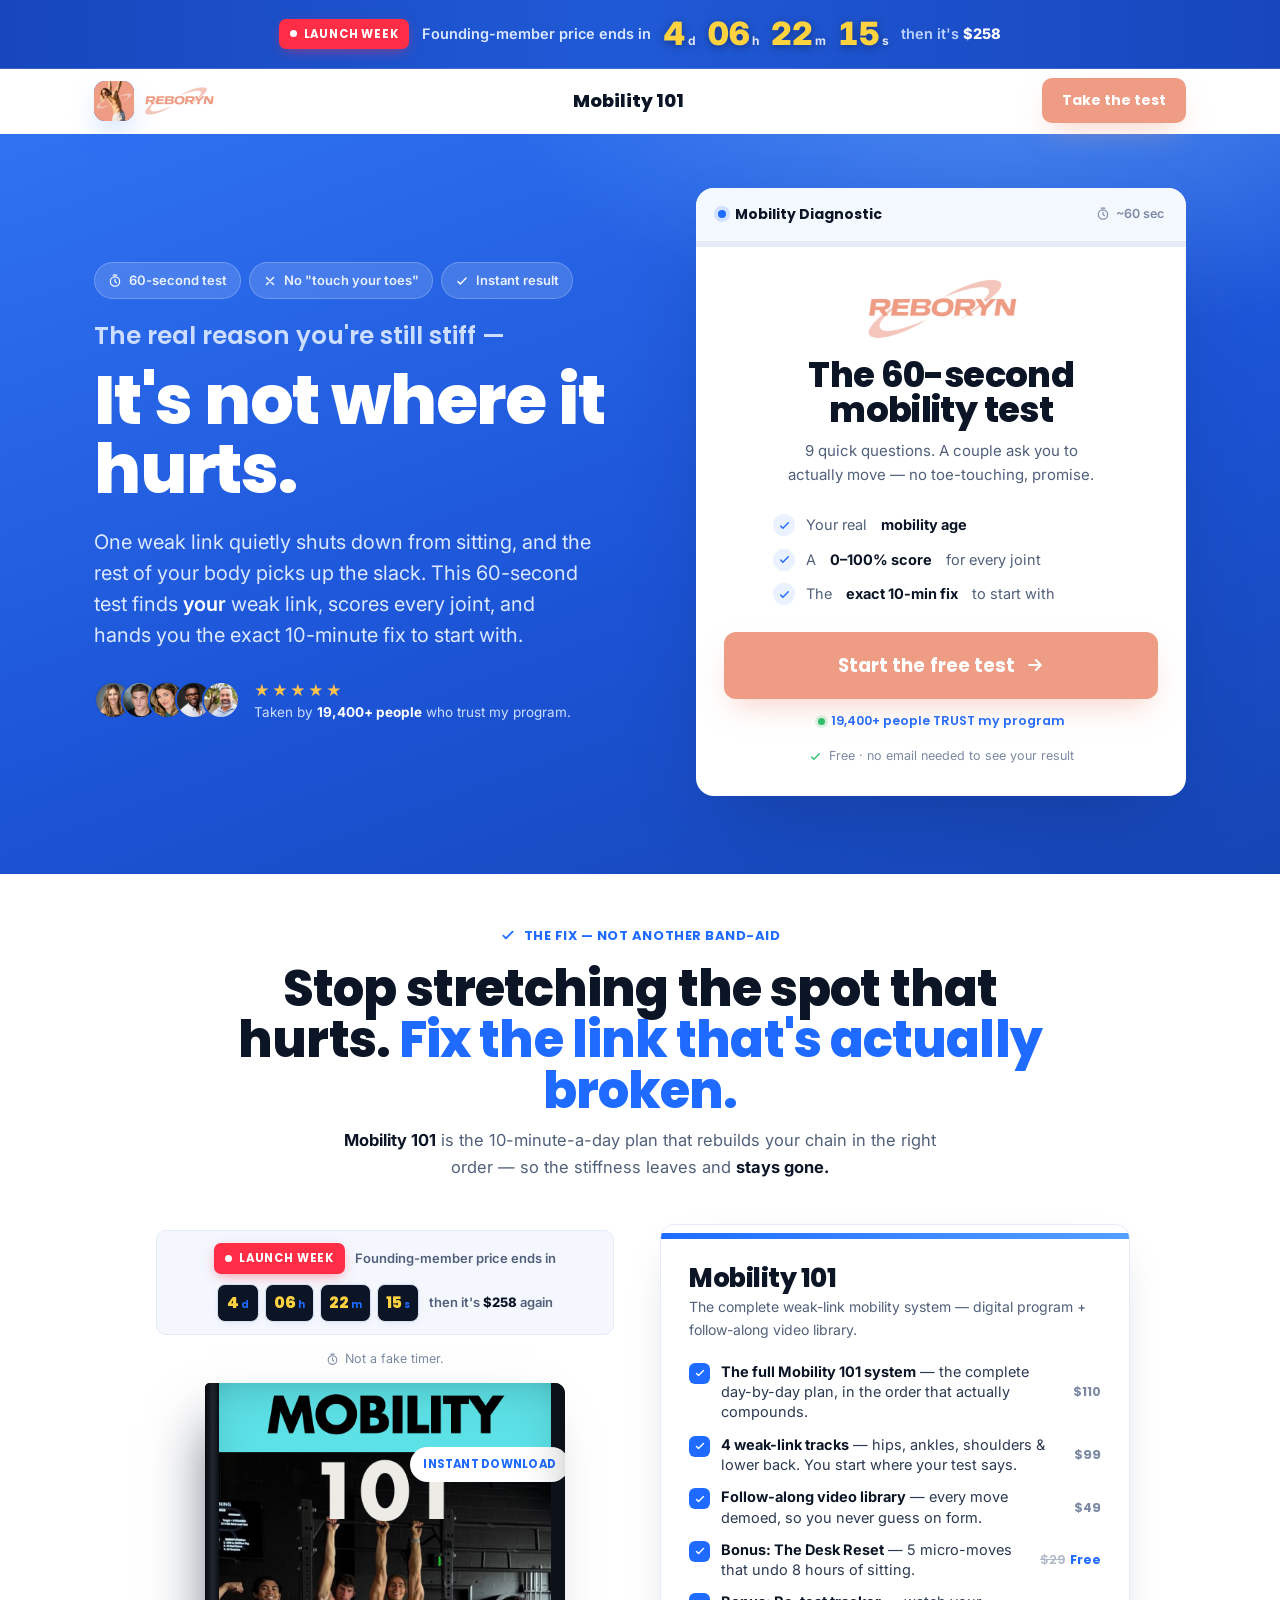
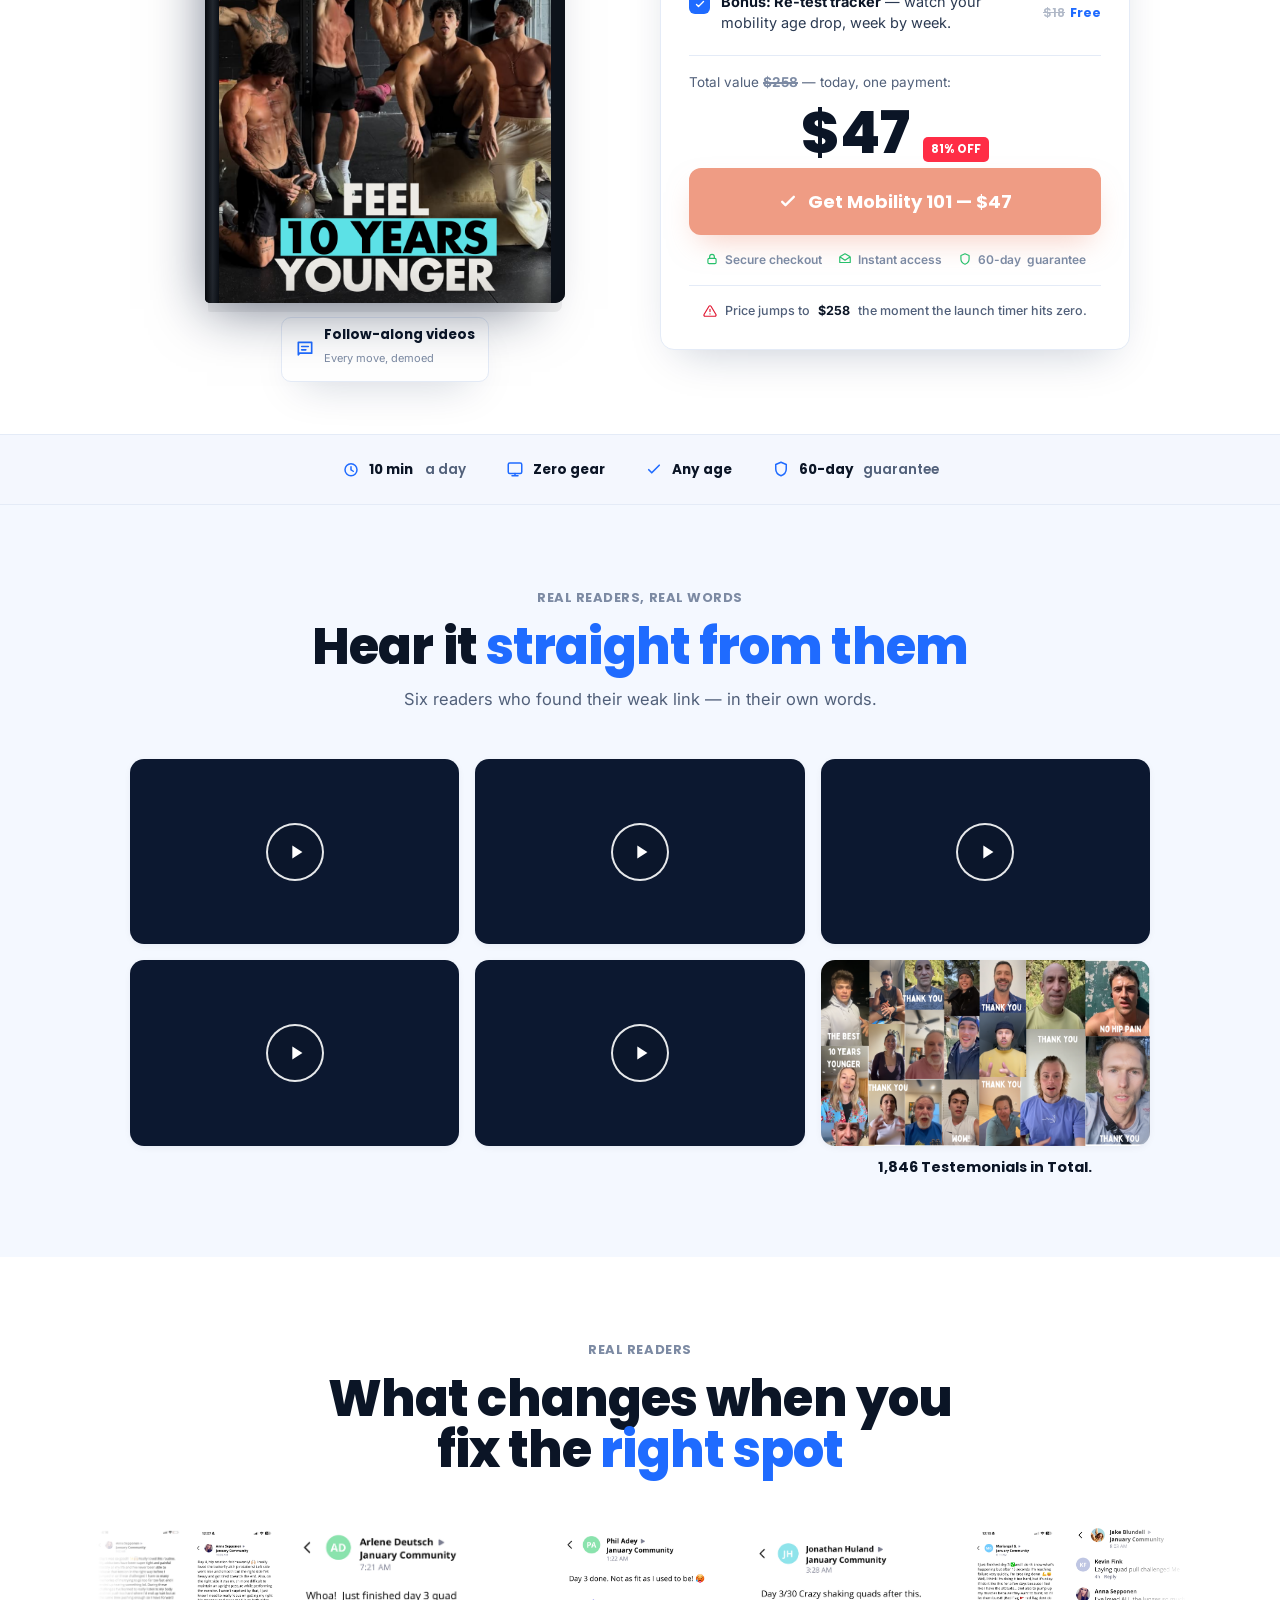
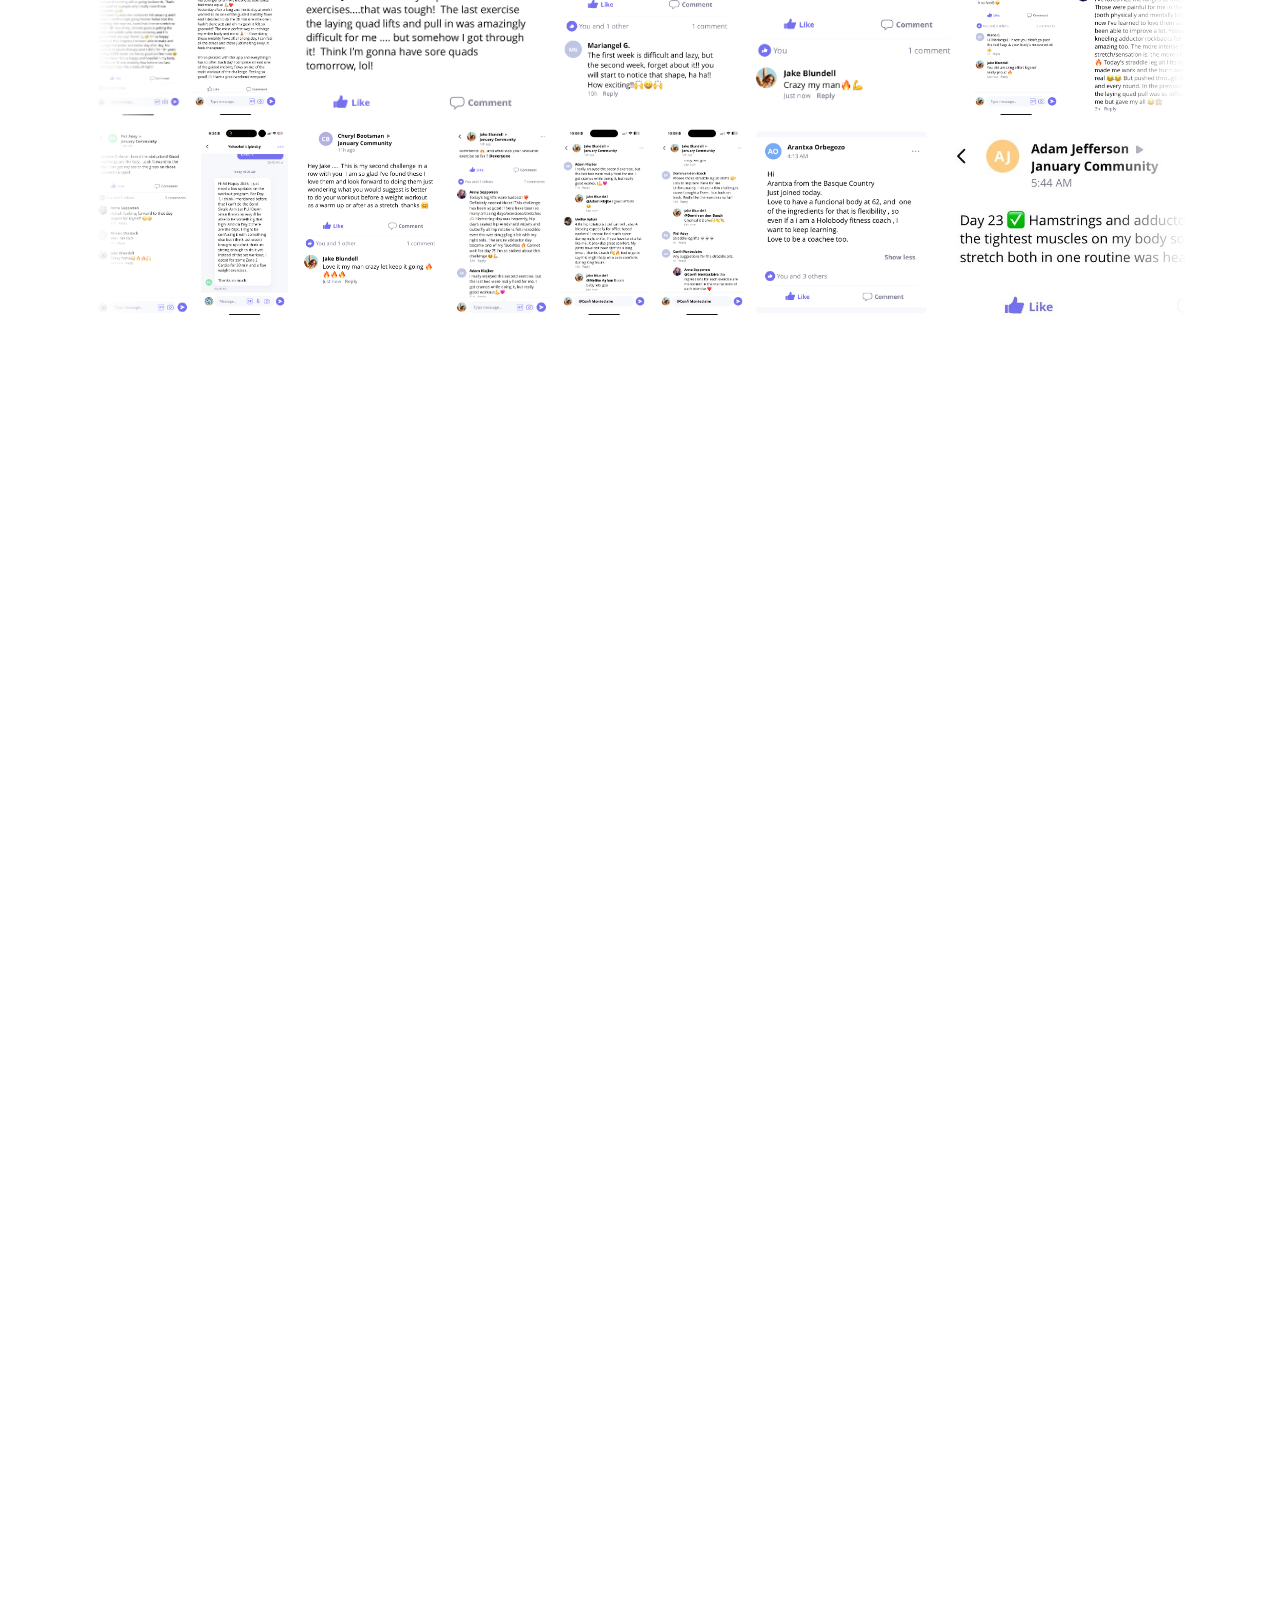
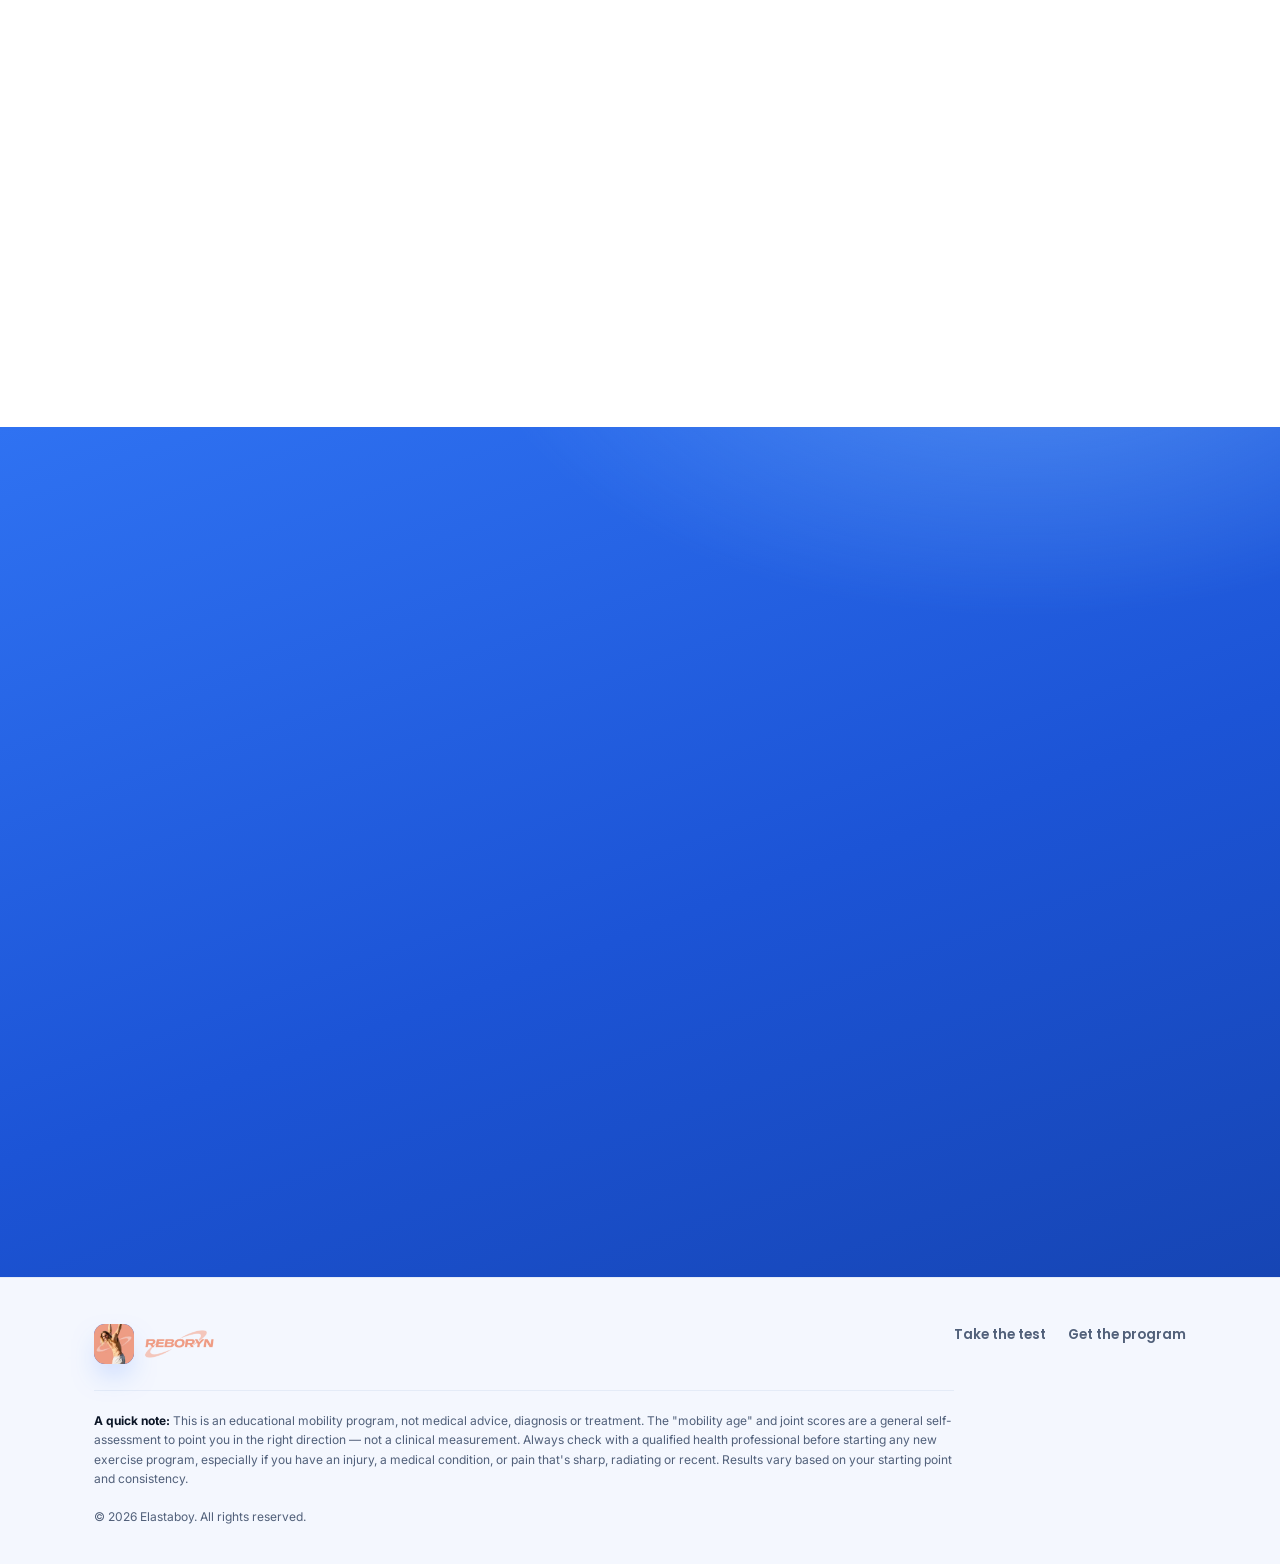
<file: index.html>
<!DOCTYPE html>
<html lang="en">
<head>
     <!-- Google tag (gtag.js) -->
<script async src="https://www.googletagmanager.com/gtag/js?id=G-61D2XV2TQG"></script>
<script>
  window.dataLayer = window.dataLayer || [];
  function gtag(){dataLayer.push(arguments);}
  gtag('js', new Date());

  gtag('config', 'G-61D2XV2TQG');
</script>
<meta charset="UTF-8" />
<meta name="viewport" content="width=device-width, initial-scale=1.0" />
<meta name="theme-color" content="#1c54d6" />
<link rel="icon" type="image/jpeg" href="assets/img/images.jpg" />
<title>The 60-Second Mobility Test — Find Your Weak Link | Elastaboy</title>
<meta name="description" content="Take the free 60-second mobility test. Get your mobility age, a score for every joint, and the exact 10-minute fix for your weakest link." />

<!-- ============================================================
     EDIT YOUR OFFER in the CONFIG block near the bottom of this
     file (price, checkout link, guarantee, launch deadline, etc.)
     The eBook title + copy auto-change to match the test result —
     see the OFFER block to tweak that wording.
     ============================================================ -->

<link rel="preconnect" href="https://fonts.googleapis.com">
<link rel="preconnect" href="https://fonts.gstatic.com" crossorigin>
<link href="https://fonts.googleapis.com/css2?family=Poppins:wght@500;600;700;800&family=Inter:wght@400;500;600;700;800;900&display=swap" rel="stylesheet">

<style>
/* ============================ TOKENS ============================ */
:root{
  /* blues */
  --blue:#1f6bff;
  --blue-600:#1559e6;
  --blue-700:#1147bd;
  --coral:#ef9c84;
  --coral-600:#cb8570;
  --sky:#52a0ff;
  --sky-2:#8cc2ff;
  --sky-soft:#eaf2ff;
  --sky-tint:#f4f8ff;
  /* navy / ink (the "black") */
  --navy:#091633;
  --navy-2:#0d2150;
  /* vibrant blue "bands" (replaces the old deep-navy sections) */
  --band:linear-gradient(160deg,#2f72f2 0%,#1c54d6 56%,#1645b4 100%);
  --band-glow:radial-gradient(1000px 560px at 80% -14%, rgba(125,184,255,.5) 0%, transparent 55%);
  --banner:linear-gradient(90deg,#1746bd 0%,#2059d6 48%,#1746bd 100%);
  --ink:#0b1526;
  --slate:#51607a;
  --slate-2:#7c8aa3;
  /* neutrals */
  --white:#ffffff;
  --paper:#f4f7fe;
  --line:#e4ebf7;
  --line-2:#d6e0f2;
  /* strategic red (urgency ONLY) */
  --red:#ff2d46;
  --red-ink:#e11631;
  --red-soft:#fff0f1;

  --display:'Poppins',sans-serif;
  --body:'Inter',sans-serif;

  --maxw:1140px;
  --r:14px;
  --r-sm:10px;
  --r-xs:7px;
  --ease:cubic-bezier(.2,.6,.3,1);

  --sh-sm:0 2px 10px -3px rgba(11,30,72,.10);
  --sh:0 18px 44px -20px rgba(11,30,72,.26);
  --sh-lg:0 34px 80px -30px rgba(11,30,72,.34);
  --sh-blue:0 14px 30px -10px rgba(31,107,255,.50);
  --sh-coral:0 14px 30px -10px rgba(239,156,132,.50);
}

*{box-sizing:border-box;margin:0;padding:0}
html{scroll-behavior:smooth;-webkit-text-size-adjust:100%}
body{background:var(--white);color:var(--ink);font-family:var(--body);font-size:17px;line-height:1.62;-webkit-font-smoothing:antialiased;text-rendering:optimizeLegibility;overflow-x:hidden}
img{max-width:100%;display:block}
button{font-family:inherit;cursor:pointer;border:none;background:none;color:inherit}
a{color:inherit;text-decoration:none}
svg{display:block}
::selection{background:var(--blue);color:#fff}
.wrap{position:relative;z-index:1;width:100%;max-width:var(--maxw);margin:0 auto;padding:0 24px}

/* ============================ TYPE ============================ */
.eyebrow{font-family:var(--display);font-weight:700;letter-spacing:.04em;text-transform:uppercase;font-size:13px;color:var(--blue);display:inline-flex;align-items:center;gap:8px}
.eyebrow.soft{color:var(--slate-2)}
.eyebrow svg{width:16px;height:16px}
h1,h2,h3,h4{font-family:var(--display);font-weight:800;line-height:1.02;letter-spacing:-.018em}
h1{font-size:clamp(38px,5.6vw,68px)}
h2{font-size:clamp(30px,4.2vw,50px)}
h3{font-size:clamp(23px,2.8vw,32px)}
.blue{color:var(--blue)}
p.lead{font-size:clamp(17px,1.9vw,20px);color:var(--slate);line-height:1.55}
.strike{color:var(--slate-2);text-decoration:line-through;text-decoration-thickness:2px}

/* ============================ STICKY TOPBARS ============================ */
.topbars{position:sticky;top:0;z-index:80}
.promo{background:var(--banner);color:#fff;border-bottom:1px solid rgba(255,255,255,.14)}
.promo-in{display:flex;align-items:center;justify-content:center;gap:13px;min-height:56px;padding:8px 0;font-size:14.5px;flex-wrap:wrap}
.promo-flag{display:inline-flex;align-items:center;gap:7px;font-family:var(--display);font-weight:700;font-size:11.5px;letter-spacing:.07em;text-transform:uppercase;background:var(--red);color:#fff;padding:6px 11px;border-radius:var(--r-xs);box-shadow:0 4px 14px -4px rgba(255,45,70,.6)}
.promo-flag .pdot{width:7px;height:7px;border-radius:50%;background:#fff;animation:pulse 1.4s infinite}
.promo-msg{color:#dbe8ff;font-weight:600}
.promo-then{color:#bcd3ff;font-weight:600}
.promo-then b{color:#fff;font-weight:800}
.promo-clock{display:inline-flex;gap:13px;font-family:'Inter',sans-serif;font-weight:900;font-variant-numeric:tabular-nums}
.promo-clock span{display:inline-flex;align-items:baseline;justify-content:center;gap:2px;color:#ffd23f;font-size:32px;font-weight:900;letter-spacing:-.02em;text-shadow:0 2px 8px rgba(0,0,0,.35)}
.promo-clock span b{color:#fff;font-weight:700;font-size:12px;text-transform:lowercase;margin-left:1px;opacity:.85}
@keyframes pulse{0%,100%{opacity:1}50%{opacity:.35}}

header{background:rgba(255,255,255,.92);backdrop-filter:saturate(150%) blur(8px);-webkit-backdrop-filter:saturate(150%) blur(8px);border-bottom:1px solid transparent;transition:border-color .25s,box-shadow .25s}
header.scrolled{border-bottom-color:var(--line);box-shadow:var(--sh-sm)}
.nav{display:flex;align-items:center;justify-content:space-between;height:64px}
.brand{display:flex;align-items:center;gap:10px;font-family:var(--display);font-weight:800;letter-spacing:-.01em;font-size:19px;color:var(--ink)}
.brand .mark{width:40px;height:40px;border-radius:11px;display:grid;place-items:center;background:linear-gradient(145deg,var(--blue),var(--blue-700));color:#fff;box-shadow:var(--sh-blue);overflow:hidden}
.brand .mark img{width:100%;height:100%;object-fit:cover}
.brand .wordmark{height:28px;width:auto}
.nav-meta{display:flex;align-items:center;font-size:18px;color:var(--ink);font-family:var(--display);font-weight:800}
.nav-cta{font-family:var(--display);font-weight:700;font-size:14px;padding:11px 20px;border-radius:var(--r-sm);background:var(--coral);color:#fff;box-shadow:var(--sh-coral);transition:transform .14s var(--ease),background .18s}
.nav-cta:hover{background:var(--coral-600);transform:translateY(-1px)}

/* ============================ DARK BANDS ============================ */
.band-dark{background:var(--band-glow),var(--band);color:#fff}
.band-dark h1,.band-dark h2,.band-dark h3{color:#fff}
.band-dark p.lead{color:#dbe8ff}
.band-dark .eyebrow{color:#d2e4ff}
.band-dark .eyebrow svg{color:#cfe2ff}
/* primary CTA sitting directly on a blue band: invert to white so it pops
   (scoped to #final so the blue test-card buttons are unaffected) */
#final .btn-primary{background:var(--coral);color:#fff;box-shadow:var(--sh-coral)}
#final .btn-primary:hover{background:var(--coral-600);color:#fff}

/* ============================ HERO ============================ */
#hero{padding:54px 0 78px;position:relative;overflow:hidden}
.hero-grid{display:grid;grid-template-columns:1.06fr .94fr;gap:50px;align-items:center}
.hero-copy{max-width:560px}
.hero-badges{display:flex;flex-wrap:wrap;gap:8px;margin:0 0 22px}
.chip{display:inline-flex;align-items:center;gap:7px;font-family:var(--body);font-weight:600;font-size:13px;color:#eaf2ff;background:rgba(255,255,255,.14);border:1px solid rgba(255,255,255,.22);padding:7px 13px;border-radius:999px}
.chip svg{width:14px;height:14px;color:#fff}
#hero h1{margin:4px 0 0;color:#fff}
#hero h1 .small{display:block;font-size:.36em;font-family:var(--display);font-weight:600;letter-spacing:0;color:#cdddff;margin-bottom:14px;line-height:1.25;text-transform:none}
.hero-copy p.lead{margin:22px 0 0;max-width:500px}
.hero-copy p.lead b{color:#fff;font-weight:600}
.hero-proof{display:flex;align-items:center;gap:14px;margin-top:28px;flex-wrap:wrap}
.avatars{display:flex}
.avatars span{width:38px;height:38px;border-radius:50%;border:2px solid #1c54d6;margin-left:-11px;display:grid;place-items:center;overflow:hidden}
.avatars span svg{width:21px;height:21px}
.avatars span img{width:100%;height:100%;object-fit:cover}
.avatars span:first-child{margin-left:0}
.hero-proof .stars{color:#ffc24b;font-size:15px;letter-spacing:2px}
.hero-proof small{color:#cdddff;font-size:13.5px;display:block;line-height:1.4}
.hero-proof b{color:#fff}

/* test card */
.test-card{background:var(--white);color:var(--ink);border-radius:18px;overflow:hidden;box-shadow:var(--sh-lg)}
.tc-head{padding:15px 22px;border-bottom:1px solid var(--line);display:flex;align-items:center;justify-content:space-between;gap:12px;background:var(--sky-tint)}
.tc-head .lhs{display:flex;align-items:center;gap:9px;font-family:var(--display);font-weight:700;font-size:14px;color:var(--ink)}
.tc-head .live{width:8px;height:8px;border-radius:50%;background:var(--blue);box-shadow:0 0 0 4px rgba(31,107,255,.16);animation:pulse 1.8s infinite}
.tc-timer{font-family:var(--body);font-weight:600;font-size:12.5px;color:var(--slate-2);display:flex;align-items:center;gap:6px}
.tc-timer svg{width:14px;height:14px}
.progress{height:5px;background:var(--line);position:relative;overflow:hidden}
.progress .bar{position:absolute;left:0;top:0;bottom:0;width:0;background:linear-gradient(90deg,var(--blue),var(--sky));transition:width .5s var(--ease)}
.tc-body{padding:28px 28px 30px;min-height:420px;display:flex;flex-direction:column}

.q-step{display:none;animation:stepIn .42s var(--ease) both}
.q-step.active{display:flex;flex-direction:column;flex:1}
@keyframes stepIn{from{opacity:0;transform:translateY(12px)}to{opacity:1;transform:none}}
.intro-icon{display:flex;justify-content:center;margin:4px auto 18px}
.intro-icon img{height:60px;width:auto}
.q-step.intro{text-align:center;align-items:center;justify-content:center}
.q-step.intro h2{font-size:clamp(27px,3.6vw,35px);margin-bottom:11px;color:var(--ink)}
.q-step.intro>p{color:var(--slate);max-width:330px;margin:0 auto 4px;font-size:15px}
.intro-points{display:flex;flex-direction:column;gap:11px;margin:22px 0 26px;width:100%;max-width:336px;text-align:left}
.intro-points li{display:flex;gap:11px;align-items:center;list-style:none;font-size:14.5px;color:var(--slate)}
.intro-points .ck{width:22px;height:22px;border-radius:50%;background:var(--sky-soft);display:grid;place-items:center;flex-shrink:0}
.intro-points .ck svg{width:13px;height:13px;color:var(--blue)}
.intro-points b{color:var(--ink);font-weight:700}

.q-count{font-family:var(--display);font-weight:700;font-size:12.5px;letter-spacing:.02em;text-transform:uppercase;color:var(--blue);margin-bottom:11px}
.q-title{font-family:var(--display);font-weight:700;font-size:clamp(19px,2.5vw,24px);line-height:1.22;margin-bottom:6px;color:var(--ink)}
.q-sub{color:var(--slate-2);font-size:14px;margin-bottom:20px}
.opts{display:flex;flex-direction:column;gap:10px;flex:1}
.opt{display:flex;align-items:center;gap:13px;text-align:left;width:100%;background:var(--white);border:1.5px solid var(--line);border-radius:12px;padding:14px 15px;font-family:var(--body);font-weight:500;font-size:15px;color:#26344c;transition:border-color .15s,background .15s,box-shadow .15s,transform .1s var(--ease)}
.opt:hover{border-color:var(--blue);background:var(--sky-tint);transform:translateX(3px);box-shadow:var(--sh-sm)}
.opt .tick{width:22px;height:22px;border-radius:50%;border:2px solid var(--line-2);flex-shrink:0;display:grid;place-items:center;transition:.15s}
.opt .tick svg{width:12px;height:12px;color:#fff;opacity:0;transform:scale(.4);transition:.15s}
.opt.sel{border-color:var(--blue);background:var(--sky-soft)}
.opt.sel .tick{background:var(--blue);border-color:var(--blue)}
.opt.sel .tick svg{opacity:1;transform:scale(1)}
.opt .emoji{font-size:20px;width:24px;text-align:center;flex-shrink:0}
.opt .txt{flex:1}

.age-wrap{flex:1;display:flex;flex-direction:column;justify-content:center;padding:6px 0 0}
.age-num{font-family:var(--display);font-weight:800;font-size:82px;line-height:1;text-align:center;color:var(--ink)}
.age-num span{color:var(--blue)}
.age-label{text-align:center;color:var(--slate-2);font-family:var(--display);font-weight:600;letter-spacing:.06em;text-transform:uppercase;font-size:12px;margin-top:2px}
.slider{-webkit-appearance:none;appearance:none;width:100%;height:8px;border-radius:6px;margin:32px 0 8px;background:linear-gradient(90deg,var(--blue) 0%,var(--blue) var(--p,40%),var(--line) var(--p,40%));outline:none}
.slider::-webkit-slider-thumb{-webkit-appearance:none;width:28px;height:28px;border-radius:50%;background:#fff;cursor:grab;border:5px solid var(--blue);box-shadow:var(--sh-sm)}
.slider::-webkit-slider-thumb:active{cursor:grabbing}
.slider::-moz-range-thumb{width:28px;height:28px;border-radius:50%;background:#fff;cursor:grab;border:5px solid var(--blue)}
.slider-ends{display:flex;justify-content:space-between;color:var(--slate-2);font-size:12px;font-family:var(--display);font-weight:600}

.q-nav{display:flex;align-items:center;gap:10px;margin-top:22px}
.btn{font-family:var(--display);font-weight:700;border-radius:12px;display:inline-flex;align-items:center;justify-content:center;gap:9px;transition:background .15s,transform .12s var(--ease),box-shadow .2s}
.btn-primary{background:var(--coral);color:#fff;padding:16px 26px;font-size:16px;flex:1;box-shadow:var(--sh-coral)}
.btn-primary:hover{background:var(--coral-600);transform:translateY(-2px)}
.btn-primary:disabled{opacity:.4;cursor:not-allowed;transform:none;box-shadow:none}
.btn-primary svg{width:18px;height:18px}
/* attention-grabbing Start-test CTA */
.start-btn{position:relative;font-size:18.5px!important;padding:20px 26px!important;letter-spacing:.005em;animation:startPulse 2s ease-in-out infinite}
.start-btn svg{width:20px;height:20px;transition:transform .2s var(--ease)}
.start-btn:hover{animation:none;background:var(--coral-600)}
.start-btn:hover svg{transform:translateX(4px)}
@keyframes startPulse{
  0%,100%{box-shadow:0 14px 30px -10px rgba(239,156,132,.55),0 0 0 0 rgba(239,156,132,.34)}
  50%{box-shadow:0 18px 40px -8px rgba(239,156,132,.85),0 0 0 7px rgba(239,156,132,0)}
}
.start-nudge{display:flex;align-items:center;justify-content:center;gap:6px;margin-top:12px;color:var(--blue);font-family:var(--display);font-weight:600;font-size:12.5px}
.start-nudge .live2{width:7px;height:7px;border-radius:50%;background:#27c06b;box-shadow:0 0 0 3px rgba(39,192,107,.18);animation:pulse 2s infinite}
.btn-ghost{background:var(--white);border:1.5px solid var(--line-2);color:var(--slate);padding:15px 18px;font-size:14px}
.btn-ghost:hover{color:var(--ink);border-color:var(--slate-2);background:var(--sky-tint)}
.btn-ghost svg{width:16px;height:16px}
.tc-foot{text-align:center;color:var(--slate-2);font-size:12.5px;margin-top:15px;display:flex;align-items:center;justify-content:center;gap:7px}
.tc-foot svg{width:13px;height:13px;color:#27c06b}

/* analyzing + done */
.analyzing,.done-state{text-align:center;align-items:center;justify-content:center}
.ana-ring{width:84px;height:84px;margin:0 auto 20px;position:relative}
.ana-ring svg{transform:rotate(-90deg)}
.ana-ring .track{fill:none;stroke:var(--line);stroke-width:7}
.ana-ring .fill{fill:none;stroke:var(--blue);stroke-width:7;stroke-linecap:round;stroke-dasharray:239;stroke-dashoffset:239}
.ana-pct{position:absolute;inset:0;display:grid;place-items:center;font-family:var(--display);font-weight:800;font-size:23px;color:var(--ink)}
.ana-status{font-family:var(--display);font-weight:600;color:var(--slate);font-size:15px;min-height:22px;transition:opacity .25s}
.done-check{width:74px;height:74px;border-radius:50%;background:linear-gradient(145deg,#27c06b,#159a52);display:grid;place-items:center;margin:0 auto 18px;box-shadow:0 14px 30px -10px rgba(21,154,82,.5)}
.done-check svg{width:38px;height:38px;color:#fff}
.done-state h2{font-size:30px;margin-bottom:8px;color:var(--ink)}
.done-state p{color:var(--slate);margin-bottom:20px}

/* ============================ SECTIONS ============================ */
section{position:relative;padding:78px 0}
.sec-head{text-align:center;max-width:680px;margin:0 auto 46px}
.sec-head .eyebrow{margin-bottom:14px}
.sec-head p{color:var(--slate);margin-top:13px;font-size:16.5px}
.reveal{opacity:0;transform:translateY(22px);transition:opacity .6s var(--ease),transform .6s var(--ease)}
.reveal.in{opacity:1;transform:none}

/* ===== RESULTS ===== */
#results{display:none;padding:52px 0 34px;background:var(--paper)}
#results.show{display:block}
.res-banner{display:inline-flex;align-items:center;gap:9px;background:var(--blue);color:#fff;font-family:var(--display);font-weight:700;font-size:12.5px;letter-spacing:.02em;text-transform:uppercase;padding:9px 16px;border-radius:999px;margin:0 auto 18px;box-shadow:var(--sh-blue)}
.res-banner svg{width:15px;height:15px}
.res-top{text-align:center;max-width:680px;margin:0 auto 38px}
#results h2{margin-bottom:12px}
.res-intro{color:var(--slate);font-size:16.5px;line-height:1.55}
.res-intro b{color:var(--ink)}

.res-main{display:grid;grid-template-columns:.82fr 1.18fr;gap:20px;max-width:980px;margin:0 auto;align-items:stretch}
.panel{background:var(--white);border:1px solid var(--line);border-radius:var(--r);padding:28px;box-shadow:var(--sh-sm)}
.panel-title{font-family:var(--display);font-weight:700;text-transform:uppercase;letter-spacing:.03em;font-size:12.5px;color:var(--slate-2);margin-bottom:20px;display:flex;align-items:center;gap:8px}
.panel-title svg{width:16px;height:16px;color:var(--blue)}

.age-panel{display:flex;flex-direction:column;align-items:center;text-align:center}
.gauge{position:relative;width:198px;height:198px;margin:6px 0 4px}
.gauge svg{transform:rotate(-90deg)}
.gauge .g-track{fill:none;stroke:var(--line);stroke-width:15}
.gauge .g-fill{fill:none;stroke:var(--blue);stroke-width:15;stroke-linecap:round;transition:stroke-dashoffset 1.4s var(--ease)}
.gauge-center{position:absolute;inset:0;display:flex;flex-direction:column;align-items:center;justify-content:center}
.gauge-center .num{font-family:var(--display);font-weight:800;font-size:68px;line-height:.85;color:var(--ink)}
.gauge-center .lbl{font-family:var(--display);font-weight:600;text-transform:uppercase;letter-spacing:.08em;font-size:10.5px;color:var(--slate-2);margin-top:7px}
.age-gap{font-family:var(--body);font-weight:600;font-size:15px;color:var(--slate);margin-top:12px}
.age-gap b{color:var(--red-ink);font-weight:700}
.age-real{color:var(--slate-2);font-size:13px;margin-top:4px;font-weight:500}

.score-row{margin-bottom:17px}
.score-row:last-child{margin-bottom:0}
.score-head{display:flex;align-items:center;justify-content:space-between;margin-bottom:7px}
.score-name{font-family:var(--display);font-weight:600;font-size:14.5px;display:flex;align-items:center;gap:9px;color:var(--ink)}
.score-tag{font-family:var(--display);font-weight:700;font-size:9.5px;letter-spacing:.04em;text-transform:uppercase;padding:3px 7px;border-radius:5px}
.score-tag.weak{background:var(--red-soft);color:var(--red-ink)}
.score-tag.comp{background:var(--sky-soft);color:var(--blue)}
.score-pct{font-family:var(--display);font-weight:800;font-size:21px;font-variant-numeric:tabular-nums}
.score-track{height:10px;background:var(--line);border-radius:6px;overflow:hidden}
.score-fill{height:100%;width:0;border-radius:6px;transition:width 1.1s var(--ease)}
.score-fill.sev{background:linear-gradient(90deg,var(--red),#ff6173)}
.score-fill.mod{background:linear-gradient(90deg,var(--sky),var(--sky-2))}
.score-fill.ok{background:linear-gradient(90deg,var(--blue),var(--sky))}
.score-fill.good{background:linear-gradient(90deg,var(--blue-700),var(--blue))}
.score-note{font-size:12px;color:var(--slate-2);margin-top:5px;font-weight:500}

.res-focus{max-width:980px;margin:20px auto 0;background:var(--white);border:1px solid var(--line);border-radius:var(--r);padding:30px;box-shadow:var(--sh-sm);border-left:4px solid var(--blue)}
.res-focus .wl-tag{display:inline-flex;align-items:center;gap:7px;font-family:var(--display);font-weight:700;font-size:12px;letter-spacing:.03em;text-transform:uppercase;color:var(--blue);margin-bottom:9px}
.res-focus .wl-tag svg{width:15px;height:15px}
.res-focus h3{font-size:clamp(23px,3vw,30px);line-height:1.08;margin-bottom:12px;color:var(--ink)}
.res-focus h3 span{color:var(--blue)}
.res-focus>p{color:var(--slate);font-size:15.5px;max-width:760px;margin-bottom:24px}
.focus-steps{display:grid;grid-template-columns:repeat(3,1fr);gap:14px}
.fstep{background:var(--sky-tint);border-radius:var(--r-sm);padding:18px;border-top:2px solid var(--blue)}
.fstep .n{font-family:var(--display);font-weight:700;font-size:12px;letter-spacing:.05em;text-transform:uppercase;color:var(--blue);margin-bottom:8px}
.fstep h5{font-family:var(--display);font-weight:700;font-size:16px;margin-bottom:5px;color:var(--ink)}
.fstep p{font-size:13.5px;color:var(--slate);line-height:1.45}

/* ===== OFFER ===== */
#offer{padding-top:50px;padding-bottom:0;background:var(--white)}
.offer-eye{text-align:center}
.offer-headline{text-align:center;max-width:820px;margin:12px auto 10px}
.offer-headline span{color:var(--blue)}
.offer-sub{text-align:center;color:var(--slate);max-width:600px;margin:0 auto 44px;font-size:16.5px}
.offer-sub b{color:var(--ink)}
.offer-grid{display:grid;grid-template-columns:1fr 1fr;gap:40px;align-items:start;max-width:980px;margin:0 auto}

/* book mockup */
.mock{display:flex;flex-direction:column;align-items:center;gap:14px;padding:6px 6px 16px}
.book{width:360px;height:520px;border-radius:5px 10px 10px 5px;position:relative;background:#0e141d;box-shadow:-16px 24px 52px -18px rgba(9,22,51,.55),0 12px 0 -3px rgba(0,0,0,.06);overflow:hidden}
.book::before{content:"";position:absolute;left:0;top:0;bottom:0;width:14px;z-index:4;background:linear-gradient(90deg,rgba(0,0,0,.45),rgba(255,255,255,.10) 55%,rgba(0,0,0,.18));pointer-events:none}
.book::after{content:"";position:absolute;inset:0;z-index:4;pointer-events:none;box-shadow:inset 0 0 60px -22px rgba(0,0,0,.55)}
.book-img{position:absolute;inset:0;width:100%;height:100%;object-fit:contain;display:block;z-index:2;background:#0e141d}
.book-fallback{display:none;position:absolute;inset:0;z-index:1;flex-direction:column;align-items:center;justify-content:center;text-align:center;padding:26px 18px;background:linear-gradient(170deg,#1c2737 0%,#0d141d 72%);color:#fff}
.bf-bar{font-family:var(--display);font-weight:800;font-size:30px;text-transform:uppercase;letter-spacing:.01em;background:#79e2ec;color:#08131a;padding:2px 14px;border-radius:3px}
.bf-101{font-family:var(--display);font-weight:800;font-size:80px;line-height:.82;margin:11px 0 18px}
.bf-foot{display:flex;flex-direction:column;gap:5px;font-family:var(--display);font-weight:800;text-transform:uppercase;font-size:25px;line-height:1.05}
.bf-foot .bf-hl{background:#79e2ec;color:#08131a;border-radius:2px}
.bf-brand{position:absolute;bottom:16px;left:0;right:0;font-family:var(--display);font-weight:700;font-size:10px;letter-spacing:.18em;text-transform:uppercase;color:#9fb2d6}
.mock-badge{position:absolute;top:64px;right:-4px;z-index:3;font-family:var(--display);font-weight:700;font-size:11.5px;letter-spacing:.02em;text-transform:uppercase;background:var(--white);color:var(--blue);padding:8px 13px;border-radius:999px;box-shadow:var(--sh)}
.mock-tag{background:var(--white);border:1px solid var(--line);border-radius:var(--r-sm);padding:10px 13px;display:flex;align-items:center;gap:9px;box-shadow:var(--sh)}
.mock-tag svg{width:20px;height:20px;color:var(--blue)}
.mock-tag b{font-family:var(--display);font-weight:700;font-size:13.5px;display:block;line-height:1.1;color:var(--ink)}
.mock-tag small{color:var(--slate-2);font-size:11px}

/* timer above the ebook (mirrors the top promo banner) */
.mock-timer{display:flex;align-items:center;justify-content:center;gap:10px;flex-wrap:wrap;text-align:center;width:100%;background:var(--paper);border:1px solid var(--line);border-radius:var(--r-sm);padding:12px 16px}
.mt-msg,.mt-then{font-size:13px;font-weight:600;color:var(--slate)}
.mt-then b{color:var(--ink);font-weight:800}
.mock-clock{display:inline-flex;gap:6px;font-family:var(--display);font-weight:800;font-variant-numeric:tabular-nums}
.mock-clock span{display:inline-flex;align-items:baseline;justify-content:center;gap:1px;background:var(--ink);border:1px solid var(--line-2);color:#ffd23f;padding:5px 8px;border-radius:8px;font-size:16px;min-width:42px;text-align:center;box-shadow:var(--sh-sm)}
.mock-clock span b{color:var(--blue);font-weight:700;font-size:10px;text-transform:lowercase;margin-left:1px}
.mock-note{display:flex;align-items:center;justify-content:center;gap:6px;font-size:12.5px;color:var(--slate-2)}
.mock-note svg{width:13px;height:13px;flex:none}

/* buy card */
.buy-card{background:var(--white);border:1px solid var(--line);border-radius:var(--r);padding:8px 0 0;box-shadow:var(--sh);overflow:hidden}
.buy-card .bc-top{height:6px;background:linear-gradient(90deg,var(--blue),var(--sky))}
.bc-pad{padding:26px 28px 28px}
.buy-personal{display:none;align-items:center;gap:9px;background:var(--sky-soft);border-left:3px solid var(--blue);border-radius:var(--r-sm);padding:11px 13px;font-size:13.5px;color:#234; margin-bottom:20px}
.buy-personal.show{display:flex}
.buy-personal svg{width:17px;height:17px;color:var(--blue);flex-shrink:0}
.buy-personal b{color:var(--ink);font-weight:700}
.buy-card h3{font-size:26px;line-height:1.04;margin-bottom:4px;color:var(--ink)}
.buy-card .sub{color:var(--slate);font-size:14px;margin-bottom:20px}
.incl{list-style:none;display:flex;flex-direction:column;gap:12px;margin-bottom:22px}
.incl li{display:flex;gap:11px;align-items:flex-start;font-size:14.5px;color:#2b3a52;line-height:1.4}
.incl li .ci{width:21px;height:21px;border-radius:6px;background:var(--blue);display:grid;place-items:center;flex-shrink:0;margin-top:1px}
.incl li .ci svg{width:12px;height:12px;color:#fff}
.incl li b{color:var(--ink);font-weight:700}
.incl li .v{margin-left:auto;font-family:var(--display);font-weight:700;font-size:12.5px;color:var(--slate-2);white-space:nowrap;align-self:center}
.incl li .v s{color:var(--slate-2);opacity:.6;font-weight:600;margin-right:2px}
.value-strike{color:var(--slate);font-size:13.5px;margin:0 0 14px;padding-top:16px;border-top:1px solid var(--line)}
.value-strike b{color:var(--ink)}
.price-row{display:flex;align-items:baseline;justify-content:center;gap:13px;margin-bottom:6px}
.price-now{font-family:var(--display);font-weight:800;font-size:58px;line-height:.85;color:var(--ink)}
.price-was{display:flex;flex-direction:column;gap:3px}
.price-was .off{font-family:var(--display);font-weight:700;font-size:11.5px;color:#fff;background:var(--red);padding:3px 8px;border-radius:5px;letter-spacing:.02em;width:fit-content;text-transform:uppercase}
.buy-btn{width:100%;background:var(--coral);color:#fff;padding:19px;border-radius:12px;font-family:var(--display);font-weight:700;font-size:18px;transition:background .15s,transform .12s var(--ease),box-shadow .2s;display:flex;align-items:center;justify-content:center;gap:10px;margin-top:6px;box-shadow:var(--sh-coral)}
.buy-btn:hover{background:var(--coral-600);transform:translateY(-2px);box-shadow:0 22px 44px -14px rgba(239,156,132,.6)}
.buy-btn svg{width:20px;height:20px}
@keyframes buyFlash{0%,100%{box-shadow:var(--sh-coral);transform:none}40%{box-shadow:0 0 0 12px rgba(239,156,132,.28),0 24px 52px -12px rgba(239,156,132,.8);transform:scale(1.035)}80%{box-shadow:0 0 0 6px rgba(239,156,132,.14),0 16px 40px -12px rgba(239,156,132,.5);transform:scale(1.012)}}
.btn-flash{animation:buyFlash 1.1s ease-in-out both;pointer-events:none}
.buy-sub{display:flex;align-items:center;justify-content:center;gap:16px;margin-top:15px;flex-wrap:wrap}
.buy-sub span{display:flex;align-items:center;gap:6px;color:var(--slate-2);font-size:12px;font-weight:600}
.buy-sub svg{width:14px;height:14px;color:#27c06b}
.buy-lock{display:flex;align-items:center;justify-content:center;gap:8px;margin-top:16px;padding-top:15px;border-top:1px solid var(--line);color:var(--slate);font-size:12.5px;font-weight:500}
.buy-lock svg{width:14px;height:14px;color:var(--red-ink)}
.buy-lock b{color:var(--ink);font-weight:700}

/* trust strip */
.trust-strip{border-top:1px solid var(--line);border-bottom:1px solid var(--line);padding:24px 0;background:var(--paper)}
.trust-strip .wrap{display:flex;align-items:center;justify-content:center;gap:14px 40px;flex-wrap:wrap}
.trust-item{display:flex;align-items:center;gap:9px;color:var(--slate);font-family:var(--display);font-weight:600;font-size:13.5px}
.trust-item svg{width:18px;height:18px;color:var(--blue)}
.trust-item b{color:var(--ink)}

/* problem */
.agi-grid{display:grid;grid-template-columns:1fr 1fr;gap:14px;max-width:880px;margin:0 auto}
.agi{display:flex;gap:13px;background:var(--white);border:1px solid var(--line);border-radius:var(--r);padding:19px 20px;align-items:flex-start;box-shadow:var(--sh-sm)}
.agi .x{width:28px;height:28px;border-radius:8px;background:var(--sky-soft);display:grid;place-items:center;flex-shrink:0}
.agi .x svg{width:15px;height:15px;color:var(--blue)}
.agi p{font-size:14.5px;color:var(--slate);line-height:1.45}
.agi p b{color:var(--ink)}
.agi-note{text-align:center;max-width:640px;margin:32px auto 0;font-size:18px;color:var(--ink);font-weight:500}
.agi-note b{color:var(--blue);font-weight:700}

/* video testimonials */
#video-proof{background:var(--sky-tint)}
.vidg{display:grid;grid-template-columns:repeat(3,1fr);gap:16px;max-width:1020px;margin:0 auto}
.vid-frame{position:relative;display:block;width:100%;aspect-ratio:16/9;border-radius:var(--r);overflow:hidden;box-shadow:var(--sh-sm);background:#0c1830 center/cover no-repeat;cursor:pointer;transition:transform .2s ease}
.vid-frame:hover{transform:translateY(-2px)}
.vid-frame.placeholder{background:linear-gradient(135deg,#1b2c4a,#0c1830);display:flex;align-items:center;justify-content:center}
.vid-frame .vid-label{position:absolute;bottom:12px;left:14px;color:rgba(255,255,255,.55);font-family:var(--body);font-weight:600;font-size:12.5px;letter-spacing:.02em}
.vid-frame .play-btn{position:absolute;inset:0;display:flex;align-items:center;justify-content:center}
.vid-frame .play-btn i{width:58px;height:58px;border-radius:50%;background:rgba(11,21,38,.5);border:2px solid rgba(255,255,255,.9);display:flex;align-items:center;justify-content:center;transition:transform .2s ease,background .2s ease}
.vid-frame .play-btn svg{margin-left:3px}
.vid-frame:hover .play-btn i{background:var(--blue);border-color:var(--blue);transform:scale(1.08)}

/* testimonials */
.tg{display:grid;grid-template-columns:repeat(3,1fr);gap:16px;max-width:1020px;margin:0 auto}
.tcard{background:var(--white);border:1px solid var(--line);border-radius:var(--r);padding:24px 22px;display:flex;flex-direction:column;box-shadow:var(--sh-sm)}
.tcard .stars{color:#ffc24b;font-size:14px;letter-spacing:2px;margin-bottom:12px}
.tcard p{font-size:14.5px;color:#2b3a52;line-height:1.55;flex:1}
.tcard p .hl{color:var(--ink);font-weight:600;box-shadow:inset 0 -8px 0 var(--sky-soft)}
.tcard .who{display:flex;align-items:center;gap:11px;margin-top:16px;padding-top:15px;border-top:1px solid var(--line)}
.tcard .who .av{width:42px;height:42px;border-radius:50%;flex-shrink:0;overflow:hidden;display:grid;place-items:center;font-family:var(--display);font-weight:700;font-size:14px;color:#fff}
.tcard .who .av img{width:100%;height:100%;object-fit:cover}
.tcard .who b{font-family:var(--display);font-weight:700;font-size:14.5px;display:block;line-height:1.2;color:var(--ink)}
.tcard .who small{color:var(--slate-2);font-size:12px;display:flex;align-items:center;gap:5px}
.tcard .who small svg{width:12px;height:12px;color:#27c06b}

/* best-image slot in vidg */
.tg-best{display:flex;flex-direction:column;align-items:center;gap:10px}
.tg-best img{width:100%;border-radius:var(--r);box-shadow:var(--sh-sm)}
.tg-best p{font-family:var(--display);font-weight:700;font-size:14.5px;color:var(--ink);text-align:center}

/* testimonial image marquee */
.tm-wrap{overflow:hidden;position:relative;margin-top:32px}
.tm-wrap::before,.tm-wrap::after{content:'';position:absolute;top:0;bottom:0;width:80px;z-index:2;pointer-events:none}
.tm-wrap::before{left:0;background:linear-gradient(to right,var(--white),transparent)}
.tm-wrap::after{right:0;background:linear-gradient(to left,var(--white),transparent)}
.tm-track{display:flex;gap:10px;padding:5px 0;width:max-content}
.tm-track.fwd{animation:tm-fwd 55s linear infinite}
.tm-track.rev{animation:tm-rev 48s linear infinite}
.tm-wrap:hover .tm-track{animation-play-state:paused}
.tm-track img{height:190px;width:auto;border-radius:10px;flex-shrink:0;display:block;pointer-events:none}
@keyframes tm-fwd{from{transform:translateX(0)}to{transform:translateX(-50%)}}
@keyframes tm-rev{from{transform:translateX(-50%)}to{transform:translateX(0)}}
@media(prefers-reduced-motion:reduce){.tm-track{animation-play-state:paused!important}}

/* guarantee (dark band) */
#guarantee{padding:74px 0}
.guar{max-width:820px;margin:0 auto;background:var(--band-glow),var(--band);border-radius:18px;padding:40px 44px;display:grid;grid-template-columns:auto 1fr;gap:34px;align-items:center;box-shadow:0 30px 70px -30px rgba(31,107,255,.5);border:1px solid rgba(255,255,255,.14)}
.guar-seal{width:140px;flex-shrink:0;display:grid;place-items:center}
.guar-seal img{width:140px;height:auto}
.guar-info h3{font-size:26px;margin-bottom:11px;color:#fff}
.guar-info p{color:#dbe8ff;font-size:15px;line-height:1.55}
.guar-info p b{color:#fff}

/* founder */
.founder{max-width:860px;margin:0 auto;display:grid;grid-template-columns:188px 1fr;gap:34px;align-items:center}
.founder-img{aspect-ratio:1;border-radius:var(--r);background:linear-gradient(160deg,var(--sky-soft),#dde9ff);display:flex;flex-direction:column;align-items:center;justify-content:center;gap:12px;overflow:hidden;position:relative;border:1px solid var(--line)}
.founder-img .ph-ic{width:58px;height:58px;color:var(--sky)}
.founder-img .ph-note{text-align:center;font-size:10.5px;color:var(--slate-2);font-family:var(--display);font-weight:600;letter-spacing:.02em}
.founder-photo{position:absolute;inset:0;width:100%;height:100%;object-fit:cover;object-position:center 20%;z-index:2;display:block}
.founder-info .eyebrow{margin-bottom:12px}
.founder-info h3{font-size:28px;margin-bottom:13px;color:var(--ink)}
.founder-info p{color:var(--slate);font-size:15.5px;margin-bottom:13px;line-height:1.6}
.founder-info p b{color:var(--ink)}
.founder-info .sig{font-family:var(--display);font-weight:800;font-size:24px;color:var(--blue);margin-top:6px}
.founder-info .sig small{display:block;font-family:var(--body);font-weight:500;font-size:12.5px;color:var(--slate-2);margin-top:2px}

/* faq */
.faq{max-width:760px;margin:0 auto}
.faq-item{border:1px solid var(--line);border-radius:var(--r-sm);background:var(--white);margin-bottom:11px;box-shadow:var(--sh-sm);transition:border-color .2s}
.faq-item.open{border-color:var(--line-2)}
.faq-q{width:100%;display:flex;align-items:center;justify-content:space-between;gap:16px;text-align:left;padding:19px 20px;font-family:var(--display);font-weight:700;font-size:16px;color:var(--ink)}
.faq-q .pm{width:22px;height:22px;flex-shrink:0;position:relative}
.faq-q .pm::before,.faq-q .pm::after{content:"";position:absolute;background:var(--blue);border-radius:1px;transition:.25s}
.faq-q .pm::before{left:4px;right:4px;top:10px;height:2px}
.faq-q .pm::after{top:4px;bottom:4px;left:10px;width:2px}
.faq-item.open .pm::after{transform:scaleY(0)}
.faq-a{max-height:0;overflow:hidden;transition:max-height .35s var(--ease)}
.faq-a p{padding:0 20px 20px;color:var(--slate);font-size:14.5px;line-height:1.6}
.faq-a p b{color:var(--ink)}

/* final cta (dark band) */
#final{text-align:center;padding:84px 0}
#final .price-tag{display:inline-flex;align-items:baseline;gap:10px;margin:16px 0 6px;font-family:var(--display);font-weight:800}
#final .price-tag .now{font-size:54px;color:#fff}
#final .price-tag .was{font-size:22px;color:#7e93ba;text-decoration:line-through}
#final .btn-primary{flex:none;display:inline-flex;padding:20px 48px;font-size:19px;margin-top:18px}
#final .micro{color:#cdddff;font-size:12.5px;margin-top:15px;font-weight:500}
#final h2 span{color:#a9d2ff}
#final .ps{color:#d6e4ff;font-size:14.5px;line-height:1.65;max-width:520px;margin:30px auto 0;padding-top:24px;border-top:1px solid rgba(255,255,255,.16);font-style:italic;text-align:left}
#final .ps .ps-sig{font-style:normal;font-family:var(--display);font-weight:700;color:#fff;white-space:nowrap}

/* footer */
footer{background:var(--paper);color:var(--slate);padding:46px 0 38px;border-top:1px solid var(--line)}
.foot-top{display:flex;justify-content:space-between;align-items:flex-start;gap:30px;flex-wrap:wrap;margin-bottom:26px}
.foot-top .brand{color:var(--ink)}
.foot-links{display:flex;gap:22px;flex-wrap:wrap;font-size:13.5px;color:var(--slate);font-family:var(--display);font-weight:600}
.foot-links a:hover{color:var(--blue)}
.disclaimer{font-size:12px;color:var(--slate);line-height:1.6;max-width:860px;border-top:1px solid var(--line);padding-top:20px}
.disclaimer b{color:var(--ink)}

/* responsive */
@media(max-width:980px){
  .hero-grid{grid-template-columns:1fr;gap:36px}
  .hero-copy{max-width:none;text-align:center;margin:0 auto}
  .hero-copy p.lead,.hero-badges{margin-left:auto;margin-right:auto}
  .hero-badges{justify-content:center}.hero-proof{justify-content:center}
  .res-main{grid-template-columns:1fr;gap:16px}
  .offer-grid{grid-template-columns:1fr;gap:42px}
  .mock{order:-1}
  .founder{grid-template-columns:1fr;text-align:center;gap:22px}
  .founder-img{max-width:168px;margin:0 auto}
}
@media(max-width:760px){
  body{font-size:16px}
  section{padding:58px 0}
  .promo-msg,.promo-then{display:none}
  .promo-in{gap:10px;min-height:50px}
  .promo-flag{font-size:10.5px;padding:5px 9px}
  .promo-clock{gap:8px}
  .promo-clock span{font-size:22px}
  .agi-grid,.focus-steps,.vidg,.tg{grid-template-columns:1fr}
  .guar{grid-template-columns:1fr;text-align:center;padding:32px 26px;gap:20px}
  .guar-seal{margin:0 auto}
  .tc-body{padding:22px 18px 24px;min-height:0}
  .foot-top{flex-direction:column}
  .nav-meta{display:none}
  #final .price-tag .now{font-size:44px}
}
@media(max-width:420px){
  .wrap{padding:0 16px}
  .opt{padding:12px;font-size:14px}
  .book{width:244px;height:330px}.book-title{font-size:40px}
  .promo-in{gap:10px}
}
@media(prefers-reduced-motion:reduce){
  *{animation-duration:.001ms!important;transition-duration:.12s!important;scroll-behavior:auto}
  .reveal{opacity:1;transform:none}
}
</style>
</head>
<body>

<!-- ====================== STICKY TOP BARS ====================== -->
<div class="topbars">
  <div class="promo">
    <div class="wrap promo-in">
      <span class="promo-flag"><span class="pdot"></span> Launch week</span>
      <span class="promo-msg">Founding-member price ends in</span>
      <span class="promo-clock" id="bannerclock"></span>
      <span class="promo-then">then it's <b id="promo-full">$258 </b></span>
    </div>
  </div>
  <header id="site-header">
    <div class="wrap nav">
      <a href="#top" class="brand">
        <span class="mark"><img src="assets/img/images.jpg" alt="Elastaboy logo" /></span>
        <img src="assets/img/reboryn.png" alt="Reboryn" class="wordmark" />
      </a>
      <div class="nav-meta">Mobility 101</div>
      <a href="#hero" class="nav-cta" id="nav-cta">Take the test</a>
    </div>
  </header>
</div>

<!-- ====================== HERO + TEST ====================== -->
<a id="top"></a>
<section id="hero" class="band-dark">
  <div class="wrap hero-grid">
    <div class="hero-copy">
      <div class="hero-badges">
        <span class="chip"><svg viewBox="0 0 24 24" width="14" height="14" fill="none"><circle cx="12" cy="13" r="8" stroke="currentColor" stroke-width="2"/><path d="M12 9v4l2.5 2M9 2h6" stroke="currentColor" stroke-width="2" stroke-linecap="round"/></svg> 60-second test</span>
        <span class="chip"><svg viewBox="0 0 24 24" width="14" height="14" fill="none"><path d="M6 6l12 12M18 6L6 18" stroke="currentColor" stroke-width="2.4" stroke-linecap="round"/></svg> No "touch your toes"</span>
        <span class="chip"><svg viewBox="0 0 24 24" width="14" height="14" fill="none"><path d="M5 13l4 4L19 7" stroke="currentColor" stroke-width="2.4" stroke-linecap="round" stroke-linejoin="round"/></svg> Instant result</span>
      </div>
      <h1>
        <span class="small">The real reason you're still stiff —</span>
        It's not where it hurts.
      </h1>
      <p class="lead">One weak link quietly shuts down from sitting, and the rest of your body picks up the slack. This 60-second test finds <b>your</b> weak link, scores every joint, and hands you the exact 10-minute fix to start with.</p>
      <div class="hero-proof">
        <div class="avatars" aria-hidden="true">
          <span><img src="assets/img/1-untitled-DSC_5241-1492f930-1500.jpg" alt="" /></span>
          <span><img src="assets/img/8I8A0034-scaled.jpg" alt="" /></span>
          <span><img src="assets/img/DSC_5796crop-web.webp" alt="" /></span>
          <span><img src="assets/img/a0e8e70c9a3c4037697a29e56cf0943a.jpg" alt="" /></span>
          <span><img src="assets/img/istockphoto-1961053928-612x612.jpg" alt="" /></span>
        </div>
        <div>
          <div class="stars">★★★★★</div>
          <small>Taken by <b>19,400+ people</b> who trust my program.</small>
        </div>
      </div>
    </div>

    <!-- THE TEST -->
    <div class="test-card" id="test">
      <div class="tc-head">
        <div class="lhs"><span class="live"></span> Mobility Diagnostic</div>
        <div class="tc-timer"><svg viewBox="0 0 24 24" width="14" height="14" fill="none"><circle cx="12" cy="13" r="8" stroke="currentColor" stroke-width="2"/><path d="M12 9v4l2.5 2M9 2h6" stroke="currentColor" stroke-width="2" stroke-linecap="round"/></svg> ~60 sec</div>
      </div>
      <div class="progress"><div class="bar" id="progbar"></div></div>
      <div class="tc-body" id="tcbody"></div>
    </div>
  </div>
</section>

<!-- ====================== RESULTS ====================== -->
<section id="results">
  <div class="wrap">
    <div class="res-focus">
      <div class="wl-tag"><svg viewBox="0 0 24 24" width="15" height="15" fill="none"><path d="M13 2L4 14h6l-1 8 9-12h-6l1-8z" fill="currentColor"/></svg> Your #1 weak link</div>
      <h3 id="wl-title">Your <span>hips</span> are the weak link</h3>
      <p id="wl-desc"></p>
      <div class="focus-steps" id="focus-steps"></div>
    </div>

    <div class="res-main" style="margin-top:24px">
      <div class="panel age-panel">
        <div class="panel-title"><svg viewBox="0 0 24 24" width="16" height="16" fill="none"><circle cx="12" cy="13" r="8" stroke="currentColor" stroke-width="2"/><path d="M12 9v4l3 2" stroke="currentColor" stroke-width="2" stroke-linecap="round"/></svg> Your mobility age</div>
        <div class="gauge">
          <svg width="198" height="198" viewBox="0 0 198 198">
            <circle class="g-track" cx="99" cy="99" r="83"/>
            <circle class="g-fill" id="gfill" cx="99" cy="99" r="83" stroke-dasharray="521" stroke-dashoffset="521"/>
          </svg>
          <div class="gauge-center"><div class="num" id="mobage">--</div><div class="lbl">Mobility age</div></div>
        </div>
        <div class="age-gap" id="age-gap"></div>
        <div class="age-real" id="age-real"></div>
      </div>

      <div class="panel">
        <div class="panel-title"><svg viewBox="0 0 24 24" width="16" height="16" fill="none"><path d="M4 20V10M10 20V4M16 20v-7M22 20H2" stroke="currentColor" stroke-width="2" stroke-linecap="round"/></svg> Your mobility scorecard</div>
        <div id="scorecard"></div>
      </div>
    </div>

    <div style="text-align:center;margin-top:36px">
      <button class="btn btn-primary" id="res-fix-btn" onclick="scrollToFix()" style="display:inline-flex;padding:18px 38px;font-size:17px">
        <span>Fix it — see the plan</span>
        <svg viewBox="0 0 24 24" width="18" height="18" fill="none"><path d="M12 5v14M5 13l7 7 7-7" stroke="currentColor" stroke-width="2.4" stroke-linecap="round" stroke-linejoin="round"/></svg>
      </button>
    </div>
  </div>
</section>

<!-- ====================== OFFER ====================== -->
<section id="offer">
  <div class="wrap">
    <div class="offer-eye"><span class="eyebrow"><svg viewBox="0 0 24 24" width="15" height="15" fill="none"><path d="M5 13l4 4L19 7" stroke="currentColor" stroke-width="2.6" stroke-linecap="round" stroke-linejoin="round"/></svg> The fix — not another band-aid</span></div>
    <h2 class="offer-headline" id="offer-headline">Stop stretching the spot that hurts. <span>Fix the link that's actually broken.</span></h2>
    <p class="offer-sub" id="offer-sub"><b>Mobility 101</b> is the 10-minute-a-day plan that rebuilds your chain in the right order — so the stiffness leaves and <b>stays gone.</b></p>

    <div class="offer-grid">
      <!-- mockup -->
      <div class="mock">
        <div class="mock-timer">
          <span class="promo-flag"><span class="pdot"></span> Launch week</span>
          <span class="mt-msg">Founding-member price ends in</span>
          <span class="mock-clock" id="offerclock"></span>
          <span class="mt-then">then it's <b id="offer-full">$139</b> again</span>
        </div>
        <p class="mock-note"><svg viewBox="0 0 24 24" width="13" height="13" fill="none"><circle cx="12" cy="13" r="8" stroke="currentColor" stroke-width="2"/><path d="M12 9v4l2.5 2M9 2h6" stroke="currentColor" stroke-width="2" stroke-linecap="round"/></svg> Not a fake timer.</p>
        <div class="book">
          <span class="mock-badge">Instant download</span>
          <img class="book-img" id="ebook-img" src="assets/ebook-cover-full.png" alt="Mobility 101 — Feel 10 Years Younger"
               onerror="this.dataset.t=(+this.dataset.t||0)+1;var n=+this.dataset.t;if(n===1){this.src='assets/ebook-cover-full.jpg'}else if(n===2){this.src='assets/ebook-cover-full.webp'}else{this.style.display='none';var f=document.getElementById('book-fallback');if(f)f.style.display='flex'}">
          <!-- styled placeholder shown until you drop your cover into /assets -->
          <div class="book-fallback" id="book-fallback">
            <div class="bf-bar">Mobility</div>
            <div class="bf-101">101</div>
            <div class="bf-foot"><span>Feel</span><span class="bf-hl">10 Years</span><span>Younger</span></div>
            <div class="bf-brand">Elastaboy</div>
          </div>
        </div>
        <div class="mock-tag">
          <svg viewBox="0 0 24 24" width="20" height="20" fill="none"><path d="M4 4h16v13H5.5L4 19V4z" stroke="currentColor" stroke-width="2" stroke-linejoin="round"/><path d="M8 9h8M8 13h5" stroke="currentColor" stroke-width="2" stroke-linecap="round"/></svg>
          <div><b>Follow-along videos</b><small>Every move, demoed</small></div>
        </div>
      </div>

      <!-- buy card -->
      <div class="buy-card">
        <div class="bc-top"></div>
        <div class="bc-pad">
          <div class="buy-personal" id="buy-personal">
            <svg viewBox="0 0 24 24" width="17" height="17" fill="none"><path d="M13 2L4 14h6l-1 8 9-12h-6l1-8z" fill="currentColor"/></svg>
            <span id="buy-personal-text">Your weak link is your <b>hips</b> — so this starts there on day one.</span>
          </div>
          <h3 id="buy-title">Mobility 101</h3>
          <p class="sub" id="buy-sub">The complete weak-link mobility system — digital program + follow-along video library.</p>
          <ul class="incl" id="incl"></ul>
          <div class="value-strike">Total value <b><span class="strike">$258</span></b> — today, one payment:</div>
          <div class="price-row">
            <div class="price-now" id="price-now">$47</div>
            <div class="price-was">
              <span class="off" id="price-off">81% OFF</span>
            </div>
          </div>
          <a href="#" class="buy-btn" id="buybtn">
            <svg viewBox="0 0 24 24" width="20" height="20" fill="none"><path d="M5 13l4 4L19 7" stroke="currentColor" stroke-width="2.8" stroke-linecap="round" stroke-linejoin="round"/></svg>
            <span id="buybtn-label">Get Mobility 101 — $47</span>
          </a>
          <div class="buy-sub">
            <span><svg viewBox="0 0 24 24" width="14" height="14" fill="none"><rect x="5" y="11" width="14" height="9" rx="2" stroke="currentColor" stroke-width="2"/><path d="M8 11V8a4 4 0 018 0v3" stroke="currentColor" stroke-width="2"/></svg> Secure checkout</span>
            <span><svg viewBox="0 0 24 24" width="14" height="14" fill="none"><path d="M3 8l9 6 9-6M3 8v10h18V8M3 8l9-5 9 5" stroke="currentColor" stroke-width="2" stroke-linejoin="round"/></svg> Instant access</span>
            <span><svg viewBox="0 0 24 24" width="14" height="14" fill="none"><path d="M12 3l7 3v6c0 4.5-3 7.5-7 9-4-1.5-7-4.5-7-9V6l7-3z" stroke="currentColor" stroke-width="2" stroke-linejoin="round"/></svg> <span id="bs-guar">60-day</span> guarantee</span>
          </div>
          <div class="buy-lock">
            <svg viewBox="0 0 24 24" width="14" height="14" fill="none"><path d="M12 9v4m0 4h.01M10.3 3.9 1.8 18a2 2 0 0 0 1.7 3h17a2 2 0 0 0 1.7-3L13.7 3.9a2 2 0 0 0-3.4 0z" stroke="currentColor" stroke-width="2" stroke-linecap="round" stroke-linejoin="round"/></svg>
            Price jumps to <b id="lock-full">$258</b> the moment the launch timer hits zero.
          </div>
        </div>
      </div>
    </div>
  </div>
  <!-- trust strip — inside offer so it reads as part of the purchase decision -->
  <div class="trust-strip" style="margin-top:36px">
    <div class="wrap">
      <div class="trust-item"><svg viewBox="0 0 24 24" width="18" height="18" fill="none"><circle cx="12" cy="13" r="8" stroke="currentColor" stroke-width="2"/><path d="M12 9v4l3 2" stroke="currentColor" stroke-width="2" stroke-linecap="round"/></svg> <b>10 min</b>&nbsp;a day</div>
      <div class="trust-item"><svg viewBox="0 0 24 24" width="18" height="18" fill="none"><rect x="3" y="4" width="18" height="14" rx="2" stroke="currentColor" stroke-width="2"/><path d="M8 21h8M12 18v3" stroke="currentColor" stroke-width="2" stroke-linecap="round"/></svg> <b>Zero gear</b></div>
      <div class="trust-item"><svg viewBox="0 0 24 24" width="18" height="18" fill="none"><path d="M5 13l4 4L19 7" stroke="currentColor" stroke-width="2.2" stroke-linecap="round" stroke-linejoin="round"/></svg> <b>Any age</b></div>
      <div class="trust-item"><svg viewBox="0 0 24 24" width="18" height="18" fill="none"><path d="M12 3l7 3v6c0 4.5-3 7.5-7 9-4-1.5-7-4.5-7-9V6l7-3z" stroke="currentColor" stroke-width="2" stroke-linejoin="round"/></svg> <b id="ts-guar">60-day</b> guarantee</div>
    </div>
  </div>
</section>

<!-- ====================== VIDEO TESTIMONIALS ====================== -->
<section id="video-proof">
  <div class="wrap">
    <div class="sec-head reveal">
      <span class="eyebrow soft">Real readers, real words</span>
      <h2>Hear it <span class="blue">straight from them</span></h2>
      <p>Six readers who found their weak link — in their own words.</p>
    </div>
    <!-- Each card is a thumbnail + play button that links straight to YouTube (opens in a new tab).
         Testimonial 1 is live. For testimonials 2-6: replace VIDEO_ID_# in the href with the real video ID,
         then add style="background-image:url('https://img.youtube.com/vi/VIDEO_ID/hqdefault.jpg')" and remove
         the "placeholder" class + the <span class="vid-label"> line. -->
    <div class="vidg">
      <a class="vid-frame reveal" href="https://www.youtube.com/watch?v=NyTHsnR88HE" target="_blank" rel="noopener" aria-label="Watch reader testimonial 1 on YouTube" style="background-image:url('https://img.youtube.com/vi/NyTHsnR88HE/hqdefault.jpg')">
        <span class="play-btn"><i><svg viewBox="0 0 24 24" width="22" height="22" fill="#fff"><path d="M8 5v14l11-7z"/></svg></i></span>
      </a>
      <a class="vid-frame reveal" href="https://www.youtube.com/watch?v=l1bR-2C6Rm4" target="_blank" rel="noopener" aria-label="Watch reader testimonial 2 on YouTube" style="background-image:url('https://img.youtube.com/vi/l1bR-2C6Rm4/hqdefault.jpg')">
        <span class="play-btn"><i><svg viewBox="0 0 24 24" width="22" height="22" fill="#fff"><path d="M8 5v14l11-7z"/></svg></i></span>
      </a>
      <a class="vid-frame reveal" href="https://www.youtube.com/watch?v=TDHkaQ84Nlw" target="_blank" rel="noopener" aria-label="Watch reader testimonial 3 on YouTube" style="background-image:url('https://img.youtube.com/vi/TDHkaQ84Nlw/hqdefault.jpg')">
        <span class="play-btn"><i><svg viewBox="0 0 24 24" width="22" height="22" fill="#fff"><path d="M8 5v14l11-7z"/></svg></i></span>
      </a>
      <a class="vid-frame reveal" href="https://www.youtube.com/watch?v=iyS8svEyxSY" target="_blank" rel="noopener" aria-label="Watch reader testimonial 4 on YouTube" style="background-image:url('https://img.youtube.com/vi/iyS8svEyxSY/hqdefault.jpg')">
        <span class="play-btn"><i><svg viewBox="0 0 24 24" width="22" height="22" fill="#fff"><path d="M8 5v14l11-7z"/></svg></i></span>
      </a>
      <a class="vid-frame reveal" href="https://www.youtube.com/watch?v=3i_NiX0p3UQ" target="_blank" rel="noopener" aria-label="Watch reader testimonial 5 on YouTube" style="background-image:url('https://img.youtube.com/vi/3i_NiX0p3UQ/hqdefault.jpg')">
        <span class="play-btn"><i><svg viewBox="0 0 24 24" width="22" height="22" fill="#fff"><path d="M8 5v14l11-7z"/></svg></i></span>
      </a>
      <div class="tg-best reveal">
        <img src="assets/img/the%20best.png" alt="Over 1,500 happy readers">
        <p>1,846 Testemonials in Total.</p>
      </div>
    </div>
  </div>
</section>

<!-- ====================== PROOF ====================== -->
<section id="proof">
  <div class="wrap">
    <div class="sec-head reveal">
      <span class="eyebrow soft">Real readers</span>
      <h2>What changes when you fix the <span class="blue">right spot</span></h2>
    </div>
    <div class="tm-wrap">
      <!-- Row 1 scrolls left -->
      <div class="tm-track fwd">
        <img src="assets/img/testemonials/065faa48-2832-47dd-8c0e-a35f81a1012a.jpg" alt="">
        <img src="assets/img/testemonials/IMG_2392.PNG" alt="">
        <img src="assets/img/testemonials/IMG_2393.PNG" alt="">
        <img src="assets/img/testemonials/IMG_2394.PNG" alt="">
        <img src="assets/img/testemonials/IMG_2396.PNG" alt="">
        <img src="assets/img/testemonials/IMG_2397.PNG" alt="">
        <img src="assets/img/testemonials/IMG_2508.PNG" alt="">
        <img src="assets/img/testemonials/IMG_2509.PNG" alt="">
        <img src="assets/img/testemonials/IMG_2510.PNG" alt="">
        <img src="assets/img/testemonials/IMG_2511.PNG" alt="">
        <img src="assets/img/testemonials/IMG_2512.PNG" alt="">
        <img src="assets/img/testemonials/IMG_2513.PNG" alt="">
        <img src="assets/img/testemonials/IMG_2514.PNG" alt="">
        <img src="assets/img/testemonials/IMG_2516.PNG" alt="">
        <!-- duplicate for seamless loop -->
        <img src="assets/img/testemonials/065faa48-2832-47dd-8c0e-a35f81a1012a.jpg" alt="" aria-hidden="true">
        <img src="assets/img/testemonials/IMG_2392.PNG" alt="" aria-hidden="true">
        <img src="assets/img/testemonials/IMG_2393.PNG" alt="" aria-hidden="true">
        <img src="assets/img/testemonials/IMG_2394.PNG" alt="" aria-hidden="true">
        <img src="assets/img/testemonials/IMG_2396.PNG" alt="" aria-hidden="true">
        <img src="assets/img/testemonials/IMG_2397.PNG" alt="" aria-hidden="true">
        <img src="assets/img/testemonials/IMG_2508.PNG" alt="" aria-hidden="true">
        <img src="assets/img/testemonials/IMG_2509.PNG" alt="" aria-hidden="true">
        <img src="assets/img/testemonials/IMG_2510.PNG" alt="" aria-hidden="true">
        <img src="assets/img/testemonials/IMG_2511.PNG" alt="" aria-hidden="true">
        <img src="assets/img/testemonials/IMG_2512.PNG" alt="" aria-hidden="true">
        <img src="assets/img/testemonials/IMG_2513.PNG" alt="" aria-hidden="true">
        <img src="assets/img/testemonials/IMG_2514.PNG" alt="" aria-hidden="true">
        <img src="assets/img/testemonials/IMG_2516.PNG" alt="" aria-hidden="true">
      </div>
      <!-- Row 2 scrolls right -->
      <div class="tm-track rev">
        <img src="assets/img/testemonials/IMG_2517.PNG" alt="">
        <img src="assets/img/testemonials/IMG_2566.PNG" alt="">
        <img src="assets/img/testemonials/IMG_2567.PNG" alt="">
        <img src="assets/img/testemonials/IMG_2568.PNG" alt="">
        <img src="assets/img/testemonials/IMG_2569.PNG" alt="">
        <img src="assets/img/testemonials/IMG_2570.PNG" alt="">
        <img src="assets/img/testemonials/IMG_2571.PNG" alt="">
        <img src="assets/img/testemonials/WhatsApp%20Adam%20Jefferson%20day%2023.jpg" alt="">
        <img src="assets/img/testemonials/WhatsApp%20Image%202025-01-10%20at%2011.11.46%20PM.jpeg" alt="">
        <img src="assets/img/testemonials/WhatsApp%20Image%202025-01-10%20at%2011.11.47%20PM%20(1).jpeg" alt="">
        <img src="assets/img/testemonials/WhatsApp%20Image%202025-01-10%20at%2011.11.47%20PM%20(2).jpeg" alt="">
        <img src="assets/img/testemonials/WhatsApp%20Image%202025-01-10%20at%2011.11.47%20PM.jpeg" alt="">
        <img src="assets/img/testemonials/WhatsApp%20Image%202025-01-10%20at%2011.11.48%20PM.jpeg" alt="">
        <!-- duplicate for seamless loop -->
        <img src="assets/img/testemonials/IMG_2517.PNG" alt="" aria-hidden="true">
        <img src="assets/img/testemonials/IMG_2566.PNG" alt="" aria-hidden="true">
        <img src="assets/img/testemonials/IMG_2567.PNG" alt="" aria-hidden="true">
        <img src="assets/img/testemonials/IMG_2568.PNG" alt="" aria-hidden="true">
        <img src="assets/img/testemonials/IMG_2569.PNG" alt="" aria-hidden="true">
        <img src="assets/img/testemonials/IMG_2570.PNG" alt="" aria-hidden="true">
        <img src="assets/img/testemonials/IMG_2571.PNG" alt="" aria-hidden="true">
        <img src="assets/img/testemonials/WhatsApp%20Adam%20Jefferson%20day%2023.jpg" alt="" aria-hidden="true">
        <img src="assets/img/testemonials/WhatsApp%20Image%202025-01-10%20at%2011.11.46%20PM.jpeg" alt="" aria-hidden="true">
        <img src="assets/img/testemonials/WhatsApp%20Image%202025-01-10%20at%2011.11.47%20PM%20(1).jpeg" alt="" aria-hidden="true">
        <img src="assets/img/testemonials/WhatsApp%20Image%202025-01-10%20at%2011.11.47%20PM%20(2).jpeg" alt="" aria-hidden="true">
        <img src="assets/img/testemonials/WhatsApp%20Image%202025-01-10%20at%2011.11.47%20PM.jpeg" alt="" aria-hidden="true">
        <img src="assets/img/testemonials/WhatsApp%20Image%202025-01-10%20at%2011.11.48%20PM.jpeg" alt="" aria-hidden="true">
      </div>
    </div>
  </div>
</section>

<!-- ====================== GUARANTEE ====================== -->
<section id="guarantee">
  <div class="wrap">
    <div class="guar reveal">
      <div class="guar-seal">
        <img src="assets/img/money-back.png" alt="60-day money-back guarantee">
      </div>
      <div class="guar-info">
        <h3>Move better, or it's free.</h3>
        <p>Follow it for <b><span id="g-days-1">60</span> days.</b> If you don't feel a real difference in how your body moves, email me and I'll refund every cent — <b>no forms, no hoops.</b> Worst case, you understand your body better than 99% of people and you're out nothing. The risk sits with me, not you.</p>
      </div>
    </div>
  </div>
</section>

<!-- ====================== FOUNDER ====================== -->
<section id="founder">
  <div class="wrap">
    <div class="founder reveal">
      <div class="founder-img">
        <img class="founder-photo" src="assets/jake.webp" alt="Jake — founder of Elastaboy" onerror="this.style.display='none'">
        <svg class="ph-ic" viewBox="0 0 24 24" width="58" height="58" fill="none"><circle cx="12" cy="8" r="4" stroke="currentColor" stroke-width="1.6"/><path d="M4 21c0-4 3.5-7 8-7s8 3 8 7" stroke="currentColor" stroke-width="1.6" stroke-linecap="round"/></svg>
        <div class="ph-note">Add your photo</div>
      </div>
      <div class="founder-info">
        <span class="eyebrow">Who's behind this</span>
        <h3>Hey — I'm Jake.</h3>
        <p>I did everything "right." Stretching, foam rolling, the physio exercises, the apps. I'd feel great for a day or two, then I'd be stiff and aching all over again. Sound familiar?</p>
        <p>What finally turned it around wasn't <i>more</i> stretching — it was finding which link in my chain had shut down and rebuilding it in the right order. That's the whole idea here: stop chasing the pain around your body and fix what's actually causing it.</p>
        <p>That test you just took? It's the first question I ask anyone who comes to me stiff and fed up. Now you've got your answer — let's go fix it.</p>
        <div class="sig">Jake<small>Founder, Elastaboy</small></div>
      </div>
    </div>
  </div>
</section>

<!-- ====================== FAQ ====================== -->
<section id="faq-sec">
  <div class="wrap">
    <div class="sec-head reveal">
      <span class="eyebrow soft">Before you grab it</span>
      <h2>Fair questions</h2>
    </div>
    <div class="faq reveal">
      <div class="faq-item">
        <button class="faq-q">Isn't this just stretching I could find free online? <span class="pm"></span></button>
        <div class="faq-a"><p>You can find a thousand stretching videos — and you've probably tried half of them. What you <b>can't</b> find is a sequenced plan that targets <i>your</i> weak link in the order that compounds. Random stretches feel good for an hour. This is built so each move sets up the next.</p></div>
      </div>
      <div class="faq-item">
        <button class="faq-q">I've genuinely tried everything. Why is this different? <span class="pm"></span></button>
        <div class="faq-a"><p>Because everything you tried treated the <b>symptom</b> — the spot that hurts. This starts at the link that's actually broken and builds strength <i>through</i> the range, so your body stops snapping back to tight.</p></div>
      </div>
      <div class="faq-item">
        <button class="faq-q">How much time does it really take? <span class="pm"></span></button>
        <div class="faq-a"><p>About <b>10 minutes a day.</b> No gym, no equipment, just enough floor space to lie down. Living room, bedroom, hotel room — all fine.</p></div>
      </div>
      <div class="faq-item">
        <button class="faq-q">I'm in my 60s/70s — or I have an old injury. Will it work? <span class="pm"></span></button>
        <div class="faq-a"><p>Yes — and the stiffer you are now, the more obvious the change tends to be. Every move has an easier version, so you start where your body is today. <b>If anything's sharp, recent, or you're under medical care, clear it with your doctor first.</b></p></div>
      </div>
      <div class="faq-item">
        <button class="faq-q">What exactly do I get, and how? <span class="pm"></span></button>
        <div class="faq-a"><p>A digital program you read on any device, plus the follow-along video library and bonuses. <b>Instant download</b> — in your inbox within a minute of checkout. One payment, yours for life.</p></div>
      </div>
      <div class="faq-item">
        <button class="faq-q">What if it doesn't work for me? <span class="pm"></span></button>
        <div class="faq-a"><p>You pay nothing. Try it for <b><span id="g-days-2">60</span> days</b> — if you don't feel a real difference, email me and I'll refund every cent, no questions asked.</p></div>
      </div>
    </div>
  </div>
</section>

<!-- ====================== FINAL CTA ====================== -->
<section id="final" class="band-dark">
  <div class="wrap">
    <div class="reveal" style="max-width:640px;margin:0 auto">
      <span class="eyebrow"><svg viewBox="0 0 24 24" width="15" height="15" fill="none"><path d="M13 2L4 14h6l-1 8 9-12h-6l1-8z" fill="currentColor"/></svg> Your weak link is named. Go fix it.</span>
      <h2 style="margin:16px 0 8px">In 28 days you'll either still be stiff — <span>or you'll have started.</span></h2>
      <p class="lead" style="max-width:520px;margin:0 auto">Best case, you wake up moving like you used to. Worst case, you get your money back and understand your body better than 99% of people.</p>
      <div class="price-tag"><span class="now" id="final-now">$47</span> <span class="was" id="final-was">$139</span></div>
      <div><a href="#" class="btn btn-primary" id="finalbtn"><span id="finalbtn-label">Get Mobility 101 — $47</span> →</a></div>
      <p class="micro">One payment · instant download · <span id="fm-guar">60-day</span> money-back guarantee</p>
      <p class="ps">P.S. Whatever your weak link turned out to be — it didn't get stiff overnight, and it won't loosen overnight either. But ten honest minutes today beats another year of "I'll sort it out eventually." I've sat on both sides of that one. <span class="ps-sig">— Jake</span></p>
    </div>
  </div>
</section>

<!-- ====================== FOOTER ====================== -->
<footer>
  <div class="wrap">
    <div class="foot-top">
      <a href="#top" class="brand"><span class="mark"><img src="assets/img/images.jpg" alt="Elastaboy logo" /></span> <img src="assets/img/reboryn.png" alt="Reboryn" class="wordmark" /></a>
      <div class="foot-links">
        <a href="#test">Take the test</a>
        <a href="#offer">Get the program</a>
      </div>
    </div>
    <p class="disclaimer">
      <b>A quick note:</b> This is an educational mobility program, not medical advice, diagnosis or treatment. The "mobility age" and joint scores are a general self-assessment to point you in the right direction — not a clinical measurement. Always check with a qualified health professional before starting any new exercise program, especially if you have an injury, a medical condition, or pain that's sharp, radiating or recent. Results vary based on your starting point and consistency. <br><br>
      © <span id="year">2026</span> Elastaboy. All rights reserved.
    </p>
  </div>
</footer>

<script>
/* ============================================================
   ====================  EDIT YOUR OFFER HERE  ================
   ============================================================ */
const CONFIG = {
  brand:        "Alastaboy",
  price:        "$47",
  anchor:       "$258",
  discountPct:  "81% OFF",
  checkoutUrl:  "https://alastaboy.gumroad.com/l/Mobility-101",
  guaranteeDays: 60,
  founderName:  "Jake",
  // launch countdown in the top banner — starts at exactly this on a visitor's
  // first load, then keeps ticking to zero (anchored so it never resets mid-visit).
  countdown:    { days:4, hours:6, minutes:22, seconds:18 }
};

/* ====================  TEST QUESTIONS  ==================== */
const QUESTIONS = [
  { type:"age" },
  { q:"How long are you sitting on a normal day?", sub:"Desk, car, couch — it all counts.",
    opts:[
      {t:"Under 4 hours", e:"🚶", stiff:0, r:{}},
      {t:"4–6 hours", e:"💺", stiff:1, r:{hips:1,lowback:1}},
      {t:"6–9 hours", e:"🖥️", stiff:2, r:{hips:2,lowback:1}},
      {t:"9+ hours — I live in a chair", e:"🪑", stiff:3, r:{hips:3,lowback:2}}
    ]},
  { q:"You've been sitting an hour. You stand up. What happens?", sub:"Be honest — nobody's watching.",
    opts:[
      {t:"I pop straight up, no issues", e:"⚡", stiff:0, r:{}},
      {t:"A little stiff for the first few steps", e:"🙂", stiff:1, r:{hips:1}},
      {t:"I need a second to 'unlock' before walking", e:"😬", stiff:2, r:{hips:2,lowback:1}},
      {t:"It's a whole production — I brace on something", e:"😩", stiff:3, r:{hips:2,lowback:2}}
    ]},
  { q:"First 10 minutes out of bed in the morning?", sub:"That tells us a lot about your baseline.",
    opts:[
      {t:"Loose and ready", e:"☀️", stiff:0, r:{}},
      {t:"Mildly stiff, fades fast", e:"🌤️", stiff:1, r:{}},
      {t:"Stiff back and hips, takes a while", e:"⛅", stiff:2, r:{hips:1,lowback:2}},
      {t:"I feel 20 years older than I am", e:"🌧️", stiff:3, r:{hips:1,tspine:1,lowback:2}}
    ]},
  { q:"Which of these sounds most like YOUR body?", sub:"Pick the one that bugs you most.",
    opts:[
      {t:"Tight hips — squat or sitting cross-legged feels blocked", e:"🦵", stiff:2, r:{hips:4}},
      {t:"Stiff ankles & calves — knees ache, I feel unstable", e:"🦶", stiff:2, r:{ankles:4}},
      {t:"Rounded upper back — stiff neck/shoulders, can't reach overhead", e:"🙆", stiff:2, r:{tspine:4}},
      {t:"Lower back is the main thing that nags me", e:"🔥", stiff:3, r:{lowback:4,hips:1,tspine:1}}
    ]},
  { q:"Squat down as far as you can — heels flat on the floor.", sub:"Go on, try it now. What happened?",
    opts:[
      {t:"Full depth, heels down, felt fine", e:"✅", stiff:0, r:{}},
      {t:"Heels lifted or I tipped backward", e:"↩️", stiff:2, r:{ankles:4}},
      {t:"Thighs nowhere near parallel — blocked at the hips", e:"⛔", stiff:2, r:{hips:4}},
      {t:"Knees or back protested — I'd rather not", e:"🚫", stiff:3, r:{hips:2,lowback:2}}
    ]},
  { q:"Back to a wall — raise both arms overhead to touch it, without your lower back arching off.", sub:"A real shoulder & upper-back screen.",
    opts:[
      {t:"Easy — arms touched, back stayed flat", e:"✅", stiff:0, r:{}},
      {t:"Arms touched, but my back arched to get there", e:"〰️", stiff:2, r:{tspine:4,lowback:1}},
      {t:"Couldn't get my arms to the wall at all", e:"⛔", stiff:3, r:{tspine:4}},
      {t:"My shoulders complained on the way up", e:"😖", stiff:2, r:{tspine:3}}
    ]},
  { q:"When you DO stretch, how long before you're stiff again?", sub:"This is the big one.",
    opts:[
      {t:"I don't really stretch", e:"🤷", stiff:1, r:{}},
      {t:"A few hours, tops", e:"⏳", stiff:2, r:{}},
      {t:"By the next morning I'm back to square one", e:"🔁", stiff:3, r:{}},
      {t:"Honestly? Almost immediately", e:"😤", stiff:3, r:{}}
    ]},
  { q:"What have you already thrown at this?", sub:"Select all that apply — no judgment.", multi:true,
    opts:[
      {t:"Stretching / mobility videos", e:"🧘", key:"stretching"},
      {t:"Foam rolling / massage gun", e:"🛞", key:"foam"},
      {t:"Physio or chiro", e:"🩺", key:"physio"},
      {t:"Yoga / Pilates", e:"🕉️", key:"yoga"},
      {t:"Painkillers / pushing through", e:"💊", key:"pills"},
      {t:"Nothing yet — starting here", e:"🆕", key:"nothing"}
    ]}
];

const REGION_MAX = { hips:11, ankles:8, tspine:8, lowback:11 };
const REGIONS = [
  {key:"hips",   label:"Hips & Hip Flexors"},
  {key:"ankles", label:"Ankles & Feet"},
  {key:"tspine", label:"Upper Back (T-Spine)"},
  {key:"lowback",label:"Lower Back"}
];

/* weak-link result copy (culprit is always hips / ankles / tspine) */
const LINKS = {
  hips:{ name:"hips", titleHTML:'Your <span>hips</span> are the weak link',
    desc:"Years of sitting left your hip flexors short and your glutes half-asleep. Your pelvis tilts, and your lower back quietly takes over the job your hips should be doing — which is exactly why the ache shows up in your back, and why stretching your back never fixes it.",
    focus:[
      {h:"Open the hip", p:"Free the joint and lengthen the flexor that sitting jammed short."},
      {h:"Wake the glutes", p:"Switch the shut-off muscle back on so it shares the load again."},
      {h:"Load the range", p:"Build strength through the new range so your back can stand down."}
    ]},
  ankles:{ name:"ankles & feet", titleHTML:'Your <span>ankles &amp; feet</span> are the weak link',
    desc:"Your feet and ankles are the foundation — and yours have gone stiff. When the ankle can't bend and absorb load, that force travels straight up into your knees and hips. That's the grinding on stairs, and the feeling of being unstable when you walk.",
    focus:[
      {h:"Restore ankle glide", p:"Free the joint so it can bend and absorb load again."},
      {h:"Build foot strength", p:"Wake up the foot and calf so the foundation stops collapsing."},
      {h:"Load it under control", p:"Strengthen the range so force stops leaking up to your knees."}
    ]},
  tspine:{ name:"upper back", titleHTML:'Your <span>upper back</span> (T-spine) is the weak link',
    desc:"Hours at a desk rounded your mid-back and glued it stiff. Since it can't extend or rotate, your neck and shoulders strain to pick up the slack — and your lower back arches to help you reach overhead. The stiffness up top is really a mobility debt in the middle.",
    focus:[
      {h:"Free the mid-back", p:"Restore extension and rotation where the stiffness actually lives."},
      {h:"Unload the neck", p:"Take the strain off the shoulders that have been compensating."},
      {h:"Build overhead strength", p:"Own the new range so your low back stops arching to cheat it."}
    ]}
};

/* ====================  DYNAMIC eBOOK / OFFER  ====================
   Title, cover, headline, bullets all morph to the diagnosis.
   ================================================================ */
/* The product is fixed (Mobility 101, with its real cover image). Only the
   surrounding copy personalises to the test result. */
const PRODUCT = "Mobility 101";
const BUY_SUB = "The complete weak-link mobility system — digital program + follow-along video library.";
const BULLETS = [
  {lead:"The full Mobility 101 system", rest:"— the complete day-by-day plan, in the order that actually compounds.", v:"$110"},
  {lead:"4 weak-link tracks", rest:"— hips, ankles, shoulders & lower back. You start where your test says.", v:"$99"},
  {lead:"Follow-along video library", rest:"— every move demoed, so you never guess on form.", v:"$49"},
  {lead:"Bonus: The Desk Reset", rest:"— 5 micro-moves that undo 8 hours of sitting.", v:'<s>$29</s> <b style="color:#1f6bff">Free</b>'},
  {lead:"Bonus: Re-test tracker", rest:"— watch your mobility age drop, week by week.", v:'<s>$18</s> <b style="color:#1f6bff">Free</b>'}
];
const OFFER = {
  default:{
    headline:`Stop stretching the spot that hurts. <span>Fix the link that's actually broken.</span>`,
    sub:`<b>Mobility 101</b> is the 10-minute-a-day plan that rebuilds your chain in the right order — so the stiffness leaves and <b>stays gone.</b>`,
    personal:""
  },
  hips:{
    headline:`Your back isn't the problem. <span>It's your hips — and Mobility 101 starts there.</span>`,
    sub:`Inside <b>Mobility 101</b>, your hip track frees the joint sitting jammed shut — so your lower back can finally stop covering for it.`,
    personal:`Your weak link is your <b>hips</b> — so you'll start on the hip track, day one.`
  },
  ankles:{
    headline:`Your knees aren't the problem. <span>It starts at your ankles — and so does Mobility 101.</span>`,
    sub:`Inside <b>Mobility 101</b>, your ankle track gets stiff ankles bending and absorbing again — so force stops leaking up into your knees and hips.`,
    personal:`Your weak link is your <b>ankles & feet</b> — so you'll start on the ankle track, day one.`
  },
  tspine:{
    headline:`Your neck isn't the problem. <span>It's your stiff upper back — and Mobility 101 unlocks it.</span>`,
    sub:`Inside <b>Mobility 101</b>, your shoulder track frees a desk-locked upper back — so your neck and shoulders stop straining to pick up the slack.`,
    personal:`Your weak link is your <b>upper back</b> — so you'll start on the shoulder track, day one.`
  }
};

/* ============================ ENGINE ============================ */
const $ = s=>document.querySelector(s);
const $$ = s=>document.querySelectorAll(s);
const state = { step:0, answers:{}, realAge:38, tried:new Set() };
const tcbody = $("#tcbody");
const progbar = $("#progbar");
const TOTAL = QUESTIONS.length;
const pad = n=>String(n).padStart(2,"0");

function renderIntro(){
  tcbody.innerHTML = `
    <div class="q-step intro active">
      <div class="intro-icon"><img src="assets/img/reboryn.png" alt="Reboryn"></div>
      <h2>The 60-second<br>mobility test</h2>
      <p>9 quick questions. A couple ask you to actually move — no toe-touching, promise.</p>
      <ul class="intro-points">
        <li><span class="ck"><svg viewBox="0 0 24 24" width="13" height="13" fill="none"><path d="M5 13l4 4L19 7" stroke="currentColor" stroke-width="2.6" stroke-linecap="round" stroke-linejoin="round"/></svg></span> Your real <b>&nbsp;mobility age</b></li>
        <li><span class="ck"><svg viewBox="0 0 24 24" width="13" height="13" fill="none"><path d="M5 13l4 4L19 7" stroke="currentColor" stroke-width="2.6" stroke-linecap="round" stroke-linejoin="round"/></svg></span> A <b>&nbsp;0–100% score&nbsp;</b> for every joint</li>
        <li><span class="ck"><svg viewBox="0 0 24 24" width="13" height="13" fill="none"><path d="M5 13l4 4L19 7" stroke="currentColor" stroke-width="2.6" stroke-linecap="round" stroke-linejoin="round"/></svg></span> The <b>&nbsp;exact 10-min fix&nbsp;</b> to start with</li>
      </ul>
      <button class="btn btn-primary start-btn" style="width:100%" onclick="start()">Start the free test <svg viewBox="0 0 24 24" width="20" height="20" fill="none"><path d="M5 12h14M13 6l6 6-6 6" stroke="currentColor" stroke-width="2.4" stroke-linecap="round" stroke-linejoin="round"/></svg></button>
      <div class="start-nudge"><span class="live2"></span> 19,400+ people TRUST my program</div>
      <div class="tc-foot"><svg viewBox="0 0 24 24" width="13" height="13" fill="none"><path d="M5 13l4 4L19 7" stroke="currentColor" stroke-width="2.4" stroke-linecap="round" stroke-linejoin="round"/></svg> Free · no email needed to see your result</div>
    </div>`;
  progbar.style.width = "0%";
}
function start(){ state.step = 1; renderStep(); }

function renderStep(){
  const i = state.step - 1, Q = QUESTIONS[i];
  progbar.style.width = (state.step/(TOTAL+1)*100) + "%";
  if(Q.type === "age"){ return renderAge(); }
  const isMulti = Q.multi, saved = state.answers[i];
  const optsHTML = Q.opts.map((o,idx)=>{
    const sel = isMulti ? state.tried.has(o.key) : (saved===idx);
    return `<button class="opt ${sel?'sel':''}" data-idx="${idx}" onclick="pick(${i},${idx},${isMulti})">
      <span class="emoji">${o.e}</span><span class="txt">${o.t}</span>
      <span class="tick"><svg viewBox="0 0 24 24" width="12" height="12" fill="none"><path d="M5 13l4 4L19 7" stroke="currentColor" stroke-width="3" stroke-linecap="round" stroke-linejoin="round"/></svg></span>
    </button>`;
  }).join("");
  tcbody.innerHTML = `
    <div class="q-step active">
      <div class="q-count">Question ${state.step} of ${TOTAL}</div>
      <div class="q-title">${Q.q}</div>
      <div class="q-sub">${Q.sub||""}</div>
      <div class="opts">${optsHTML}</div>
      <div class="q-nav">
        <button class="btn btn-ghost" onclick="back()"><svg viewBox="0 0 24 24" width="16" height="16" fill="none"><path d="M19 12H5M11 18l-6-6 6-6" stroke="currentColor" stroke-width="2.2" stroke-linecap="round" stroke-linejoin="round"/></svg> Back</button>
        ${ isMulti ? `<button class="btn btn-primary" onclick="next()">Continue <svg viewBox="0 0 24 24" width="18" height="18" fill="none"><path d="M5 12h14M13 6l6 6-6 6" stroke="currentColor" stroke-width="2.4" stroke-linecap="round" stroke-linejoin="round"/></svg></button>` : "" }
      </div>
    </div>`;
}
function renderAge(){
  const a = state.realAge;
  tcbody.innerHTML = `
    <div class="q-step active">
      <div class="q-count">Question 1 of ${TOTAL}</div>
      <div class="q-title">First — how old are you?</div>
      <div class="q-sub">We'll compare it to how old your body is actually moving.</div>
      <div class="age-wrap">
        <div class="age-num"><span id="ageval">${a}</span></div>
        <div class="age-label">years young</div>
        <input class="slider" type="range" min="18" max="80" value="${a}" id="ageslider" aria-label="Your age" oninput="ageMove(this.value)">
        <div class="slider-ends"><span>18</span><span>80+</span></div>
      </div>
      <div class="q-nav">
        <button class="btn btn-ghost" onclick="back()"><svg viewBox="0 0 24 24" width="16" height="16" fill="none"><path d="M19 12H5M11 18l-6-6 6-6" stroke="currentColor" stroke-width="2.2" stroke-linecap="round" stroke-linejoin="round"/></svg> Back</button>
        <button class="btn btn-primary" onclick="next()">Continue <svg viewBox="0 0 24 24" width="18" height="18" fill="none"><path d="M5 12h14M13 6l6 6-6 6" stroke="currentColor" stroke-width="2.4" stroke-linecap="round" stroke-linejoin="round"/></svg></button>
      </div>
    </div>`;
  ageMove(a);
}
function ageMove(v){
  state.realAge = +v;
  const el = $("#ageval"); if(el) el.textContent = v;
  const s = $("#ageslider"); if(s){ s.style.setProperty('--p', ((v-18)/62*100)+'%'); }
}
function pick(qi, idx, multi){
  const Q = QUESTIONS[qi];
  if(multi){
    const key = Q.opts[idx].key;
    state.tried.has(key) ? state.tried.delete(key) : state.tried.add(key);
    renderStep(); return;
  }
  state.answers[qi] = idx;
  $$(".opt").forEach(o=>o.classList.remove("sel"));
  const btn = document.querySelector(`.opt[data-idx="${idx}"]`);
  if(btn) btn.classList.add("sel");
  setTimeout(next, 240);
}
function next(){ if(state.step < TOTAL){ state.step++; renderStep(); } else { analyze(); } }
function back(){ if(state.step > 0){ state.step--; state.step===0 ? renderIntro() : renderStep(); } }

function analyze(){
  progbar.style.width = "100%";
  tcbody.innerHTML = `
    <div class="q-step analyzing active">
      <div class="ana-ring"><svg width="84" height="84" viewBox="0 0 84 84"><circle class="track" cx="42" cy="42" r="38"/><circle class="fill" id="anafill" cx="42" cy="42" r="38"/></svg><div class="ana-pct" id="anapct">0%</div></div>
      <div class="ana-status" id="anastatus">Reading your movement patterns…</div>
    </div>`;
  const msgs = ["Reading your movement patterns…","Tracing the chain reaction…","Locating your weak link…","Scoring every joint…","Building your plan…"];
  let p=0, mi=-1; const fill=$("#anafill"), pct=$("#anapct"), st=$("#anastatus"); const C=239;
  const iv = setInterval(()=>{
    p += Math.random()*12 + 7;
    if(p>=100){ p=100; clearInterval(iv); setTimeout(finishTest, 350); }
    pct.textContent = Math.floor(p)+"%";
    fill.style.strokeDashoffset = C - (C*p/100);
    const ni = Math.min(msgs.length-1, Math.floor(p/20));
    if(ni!==mi){ mi=ni; st.style.opacity=0; setTimeout(()=>{ st.textContent=msgs[mi]; st.style.opacity=1; },140); }
  }, 200);
}

function finishTest(){
  try { showResults(); } catch(e){ console.error(e); }
  tcbody.innerHTML = `
    <div class="q-step done-state active">
      <div class="done-check"><svg viewBox="0 0 24 24" width="38" height="38" fill="none"><path d="M5 13l4 4L19 7" stroke="currentColor" stroke-width="2.6" stroke-linecap="round" stroke-linejoin="round"/></svg></div>
      <h2>Nice — all done.</h2>
      <p>Your read-out's just below. The weak-link bit is the part worth reading.</p>
      <button class="btn btn-primary" style="width:100%" onclick="document.getElementById('results').scrollIntoView({behavior:'smooth',block:'start'})">Show me my results ↓</button>
    </div>`;
  setTimeout(()=>{ $("#results").scrollIntoView({behavior:"smooth",block:"start"}); }, 250);
}

/* ---------- scoring ---------- */
function computeResult(){
  let stiff=0, maxStiff=0; const rr={hips:0,ankles:0,tspine:0,lowback:0};
  QUESTIONS.forEach((Q,qi)=>{
    if(Q.type==="age"||Q.multi) return;
    maxStiff += 3; const idx = state.answers[qi]; if(idx==null) return;
    const o = Q.opts[idx]; stiff += o.stiff||0;
    if(o.r) for(const k in o.r) rr[k]=(rr[k]||0)+o.r[k];
  });
  const S = maxStiff ? stiff/maxStiff : 0;
  const gap = Math.round(-4 + S*26);
  const mobAge = Math.max(18, Math.min(95, state.realAge + gap));
  const pct = {};
  REGIONS.forEach(reg=>{
    const norm = Math.min(1, (rr[reg.key]||0)/REGION_MAX[reg.key]);
    pct[reg.key] = Math.max(12, Math.min(92, Math.round(88 - norm*72)));
  });
  const cand=["hips","tspine","ankles"]; let link=cand[0];
  cand.forEach(k=>{ if(pct[k] < pct[link]) link=k; });
  return { realAge:state.realAge, mobAge, gap:mobAge-state.realAge, S, pct, link };
}
function scoreClass(p){ return p<38?"sev":p<58?"mod":p<74?"ok":"good"; }
function scoreNote(p){ return p<38?"Severely restricted":p<58?"Restricted":p<74?"Room to improve":"Solid"; }

function showResults(){
  const R = computeResult(); window.__R = R;
  const L = LINKS[R.link];
  $("#results").classList.add("show");
  const fixBtn = $("#res-fix-btn");
  if(fixBtn){ fixBtn.querySelector("span").textContent = `Fix your ${L.name} — see the plan`; }

  const C = 2*Math.PI*83; const fill=$("#gfill");
  fill.setAttribute("stroke-dasharray", C);
  const frac = Math.max(.1, Math.min(1, R.S*0.92 + (R.gap>0?.08:0)));
  $("#mobage").textContent = R.mobAge;
  // ring + number stay trustworthy blue/ink; the red warning lives in the
  // "+X years" line and the weak-link bar — keeping red small & strategic.
  fill.style.stroke = "var(--blue)";
  $("#mobage").style.color = "var(--ink)";
  setTimeout(()=>{ fill.style.strokeDashoffset = C - C*frac; }, 140);
  $("#age-gap").innerHTML = R.gap>0 ? `That's <b>+${R.gap} years</b> of stiffness — every one of them reversible.` : `You're <b style="color:var(--blue)">${Math.abs(R.gap)} years ahead.</b> Let's keep it that way.`;
  $("#age-real").textContent = `Your real age: ${R.realAge}`;

  $("#scorecard").innerHTML = REGIONS.map(reg=>{
    const p = R.pct[reg.key], isWeak = reg.key===R.link;
    const isComp = reg.key==="lowback" && p<58 && !isWeak;
    const tag = isWeak ? `<span class="score-tag weak">Weak link</span>` : (isComp ? `<span class="score-tag comp">Compensating</span>` : "");
    const col = p<38?'var(--red-ink)':p<58?'var(--blue)':'var(--ink)';
    return `<div class="score-row">
      <div class="score-head"><div class="score-name">${reg.label}${tag}</div><div class="score-pct" style="color:${col}">${p}%</div></div>
      <div class="score-track"><div class="score-fill ${scoreClass(p)}" data-w="${p}"></div></div>
      <div class="score-note">${scoreNote(p)}</div>
    </div>`;
  }).join("");
  setTimeout(()=>{ $$("#scorecard .score-fill").forEach(f=>f.style.width=f.dataset.w+"%"); }, 200);

  $("#wl-title").innerHTML = L.titleHTML;
  $("#wl-desc").textContent = L.desc;
  $("#focus-steps").innerHTML = L.focus.map((f,i)=>`<div class="fstep"><div class="n">Step ${i+1}</div><h5>${f.h}</h5><p>${f.p}</p></div>`).join("");

  applyOffer(R.link);                 // <-- morph the eBook to the diagnosis
  $("#buy-personal").classList.add("show");
  startCountdownBanner();             // ensure ticking
  const nav=$("#nav-cta"); nav.textContent=`Get ${PRODUCT}`; nav.setAttribute("href","#offer");
}

/* ---------- dynamic offer ---------- */
function applyOffer(key){
  const o = OFFER[key] || OFFER.default, c = CONFIG, set=(s,v)=>{const e=$(s);if(e)e.textContent=v;}, html=(s,v)=>{const e=$(s);if(e)e.innerHTML=v;};
  html("#offer-headline",o.headline); html("#offer-sub",o.sub);
  set("#buy-title",PRODUCT); set("#buy-sub",BUY_SUB);
  $("#incl").innerHTML = BULLETS.map(b=>`<li><span class="ci"><svg viewBox="0 0 24 24" width="12" height="12" fill="none"><path d="M5 13l4 4L19 7" stroke="currentColor" stroke-width="2.8" stroke-linecap="round" stroke-linejoin="round"/></svg></span><span><b>${b.lead}</b> ${b.rest}</span><span class="v">${b.v}</span></li>`).join("");
  if(o.personal) html("#buy-personal-text", o.personal);
  set("#buybtn-label", `Get ${PRODUCT} — ${c.price}`);
  set("#finalbtn-label", `Get ${PRODUCT} — ${c.price}`);
}

/* ---------- scroll to offer + flash buy button ---------- */
function scrollToFix(){
  document.getElementById('offer').scrollIntoView({behavior:'smooth',block:'start'});
  setTimeout(()=>{
    const btn=document.getElementById('buybtn');
    if(!btn) return;
    btn.classList.add('btn-flash');
    setTimeout(()=>btn.classList.remove('btn-flash'),1200);
  },900);
}

/* ---------- launch countdown banner ---------- */
let bannerTimer;
function startCountdownBanner(){
  const cd = CONFIG.countdown;
  const totalMs = (((cd.days*24+cd.hours)*60+cd.minutes)*60+cd.seconds)*1000;
  // Anchor the deadline to the visitor's first load so it starts at EXACTLY the
  // configured time, then counts down continuously (and survives a refresh).
  let end = +localStorage.getItem("launch_deadline");
  if(!end || end <= Date.now()){ end = Date.now() + totalMs; localStorage.setItem("launch_deadline", end); }
  const els = [$("#bannerclock"), $("#offerclock")].filter(Boolean);
  clearInterval(bannerTimer);
  const tick = ()=>{
    let left = Math.max(0, end - Date.now());
    const t = Math.floor(left/1000);
    const d=Math.floor(t/86400), h=Math.floor(t%86400/3600), m=Math.floor(t%3600/60), s=t%60;
    const html = `<span>${d}<b>d</b></span><span>${pad(h)}<b>h</b></span><span>${pad(m)}<b>m</b></span><span>${pad(s)}<b>s</b></span>`;
    els.forEach(el=>el.innerHTML = html);
    if(left<=0){ clearInterval(bannerTimer); }
  };
  tick(); bannerTimer=setInterval(tick,1000);
}

/* ---------- config + wiring ---------- */
function applyConfig(){
  const c=CONFIG, set=(s,v)=>{const e=$(s);if(e)e.textContent=v;};
  set("#price-now",c.price); set("#price-off",c.discountPct);
  set("#final-now",c.price); set("#final-was",c.anchor);
  set("#promo-full",c.anchor); set("#offer-full",c.anchor); set("#lock-full",c.anchor);
  ["#ts-guar","#bs-guar","#fm-guar"].forEach(s=>set(s,`${c.guaranteeDays}-day`));
  set("#g-days-1",c.guaranteeDays); set("#g-days-2",c.guaranteeDays);
  $("#buybtn").href=c.checkoutUrl; $("#finalbtn").href=c.checkoutUrl;
  $("#year").textContent=new Date().getFullYear();
}
const io = new IntersectionObserver(es=>{
  es.forEach(e=>{ if(e.isIntersecting){ e.target.classList.add("in"); io.unobserve(e.target);} });
},{threshold:.12, rootMargin:"0px 0px -6% 0px"});
function wireFaq(){
  $$(".faq-q").forEach(q=>q.addEventListener("click",()=>{
    const item=q.parentElement, a=item.querySelector(".faq-a"), open=item.classList.contains("open");
    $$(".faq-item").forEach(it=>{ it.classList.remove("open"); it.querySelector(".faq-a").style.maxHeight=null; });
    if(!open){ item.classList.add("open"); a.style.maxHeight=a.scrollHeight+"px"; }
  }));
}
window.addEventListener("scroll",()=>{ $("#site-header").classList.toggle("scrolled", window.scrollY>20); },{passive:true});

/* init */
applyConfig();
applyOffer("default");
renderIntro();
wireFaq();
startCountdownBanner();
$$(".reveal").forEach(el=>io.observe(el));
</script>
</body>
</html>
</file>
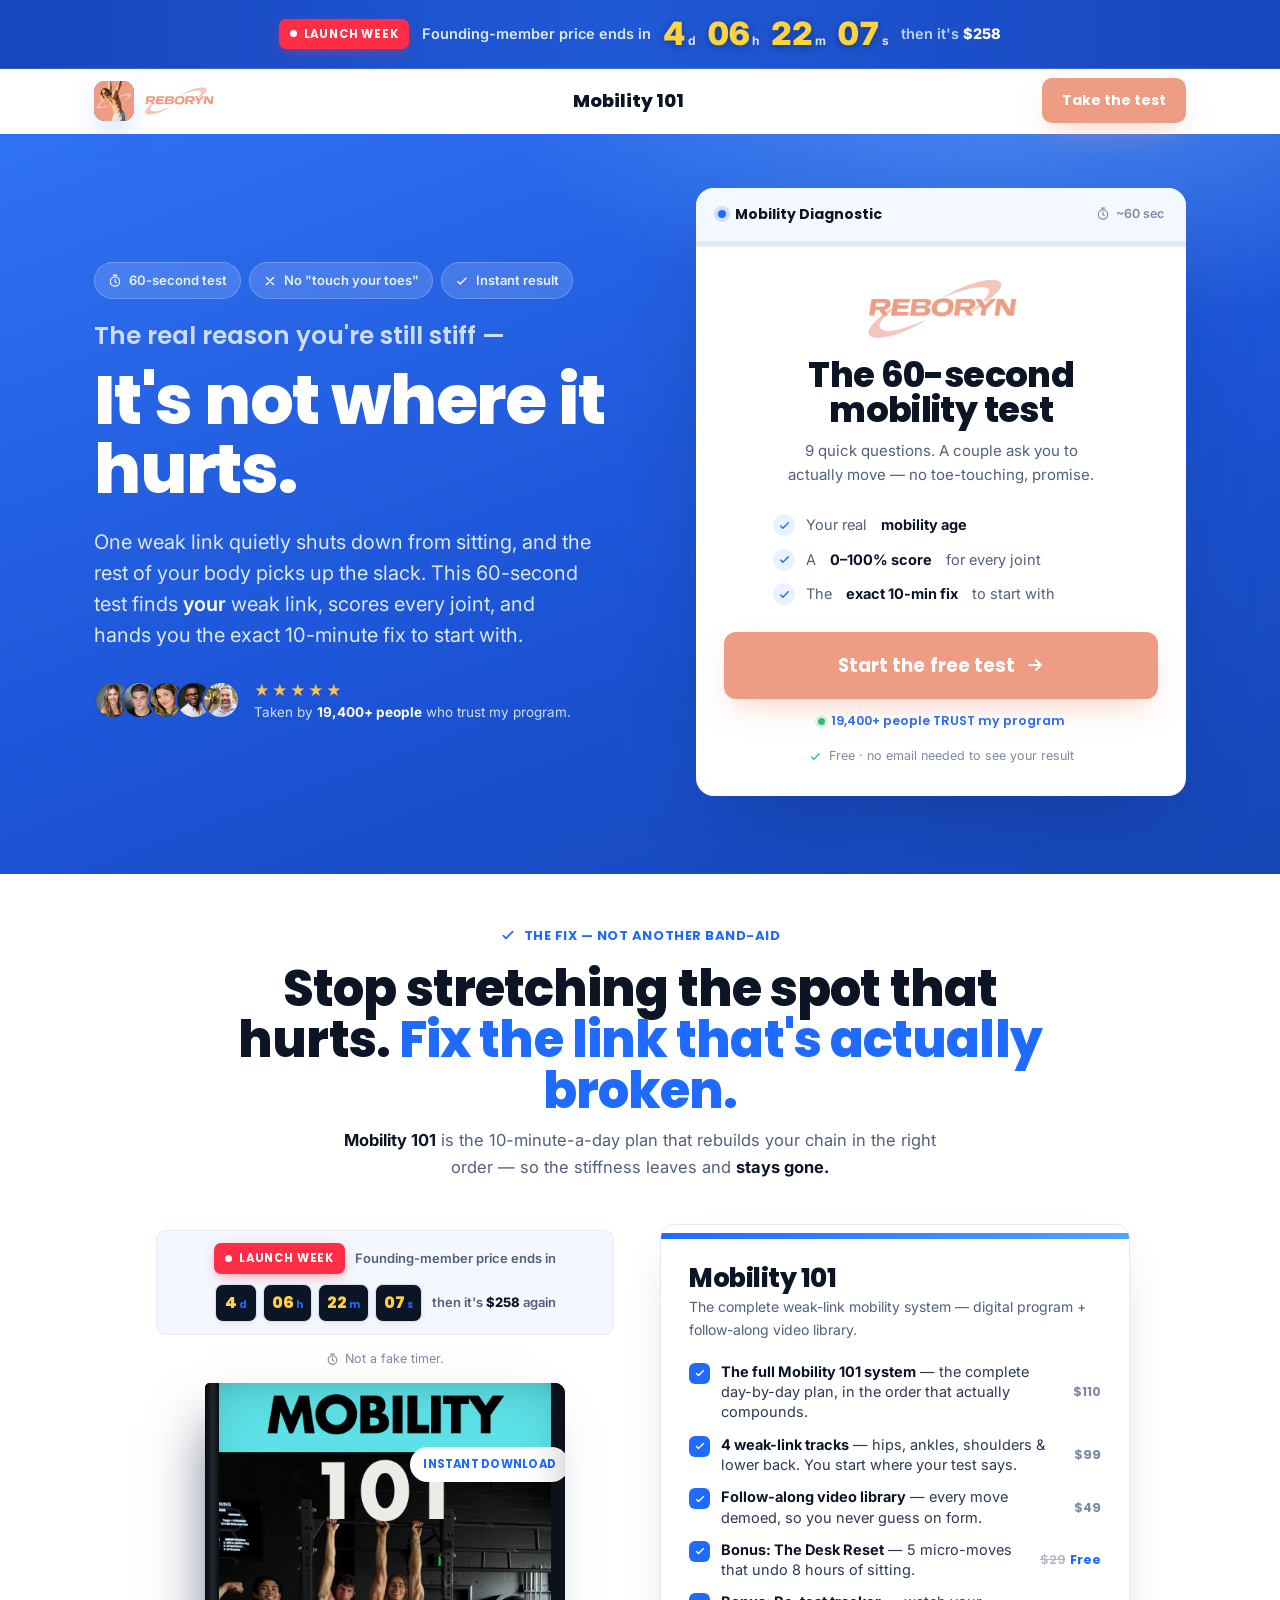
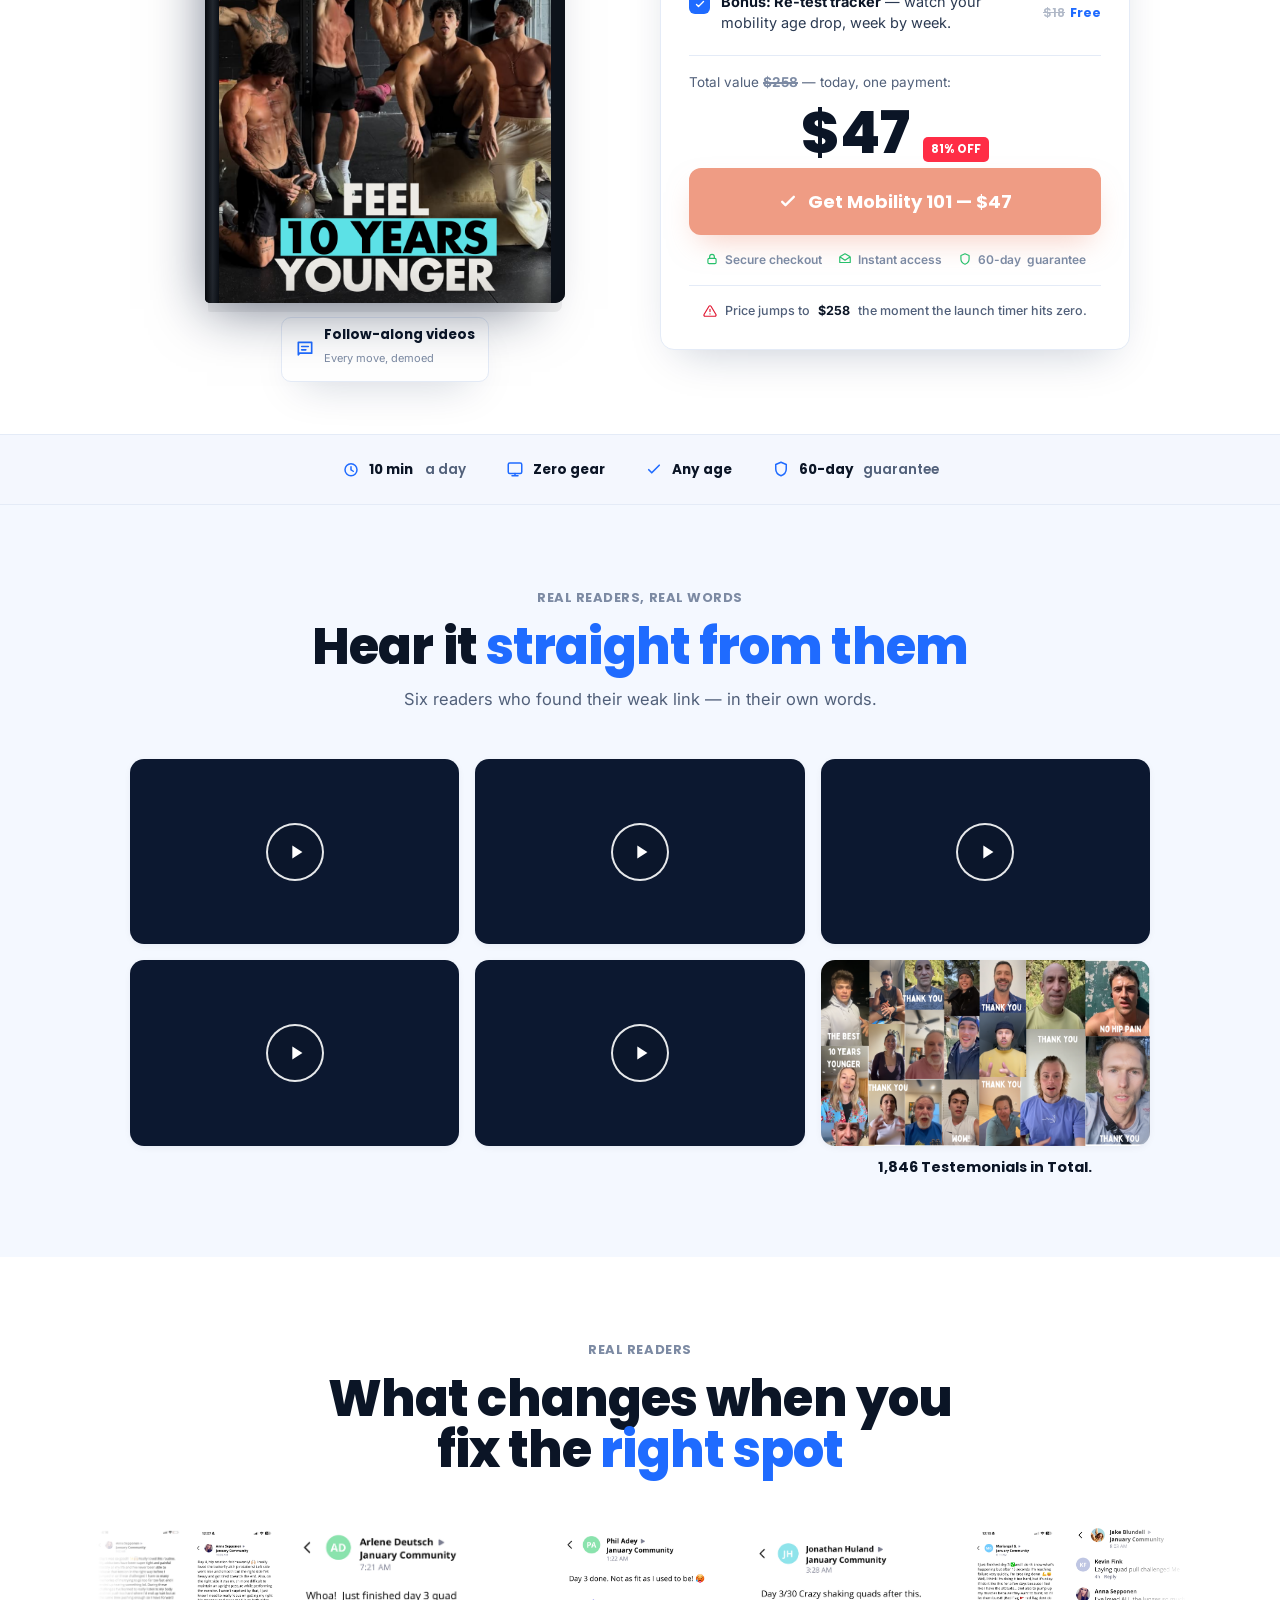
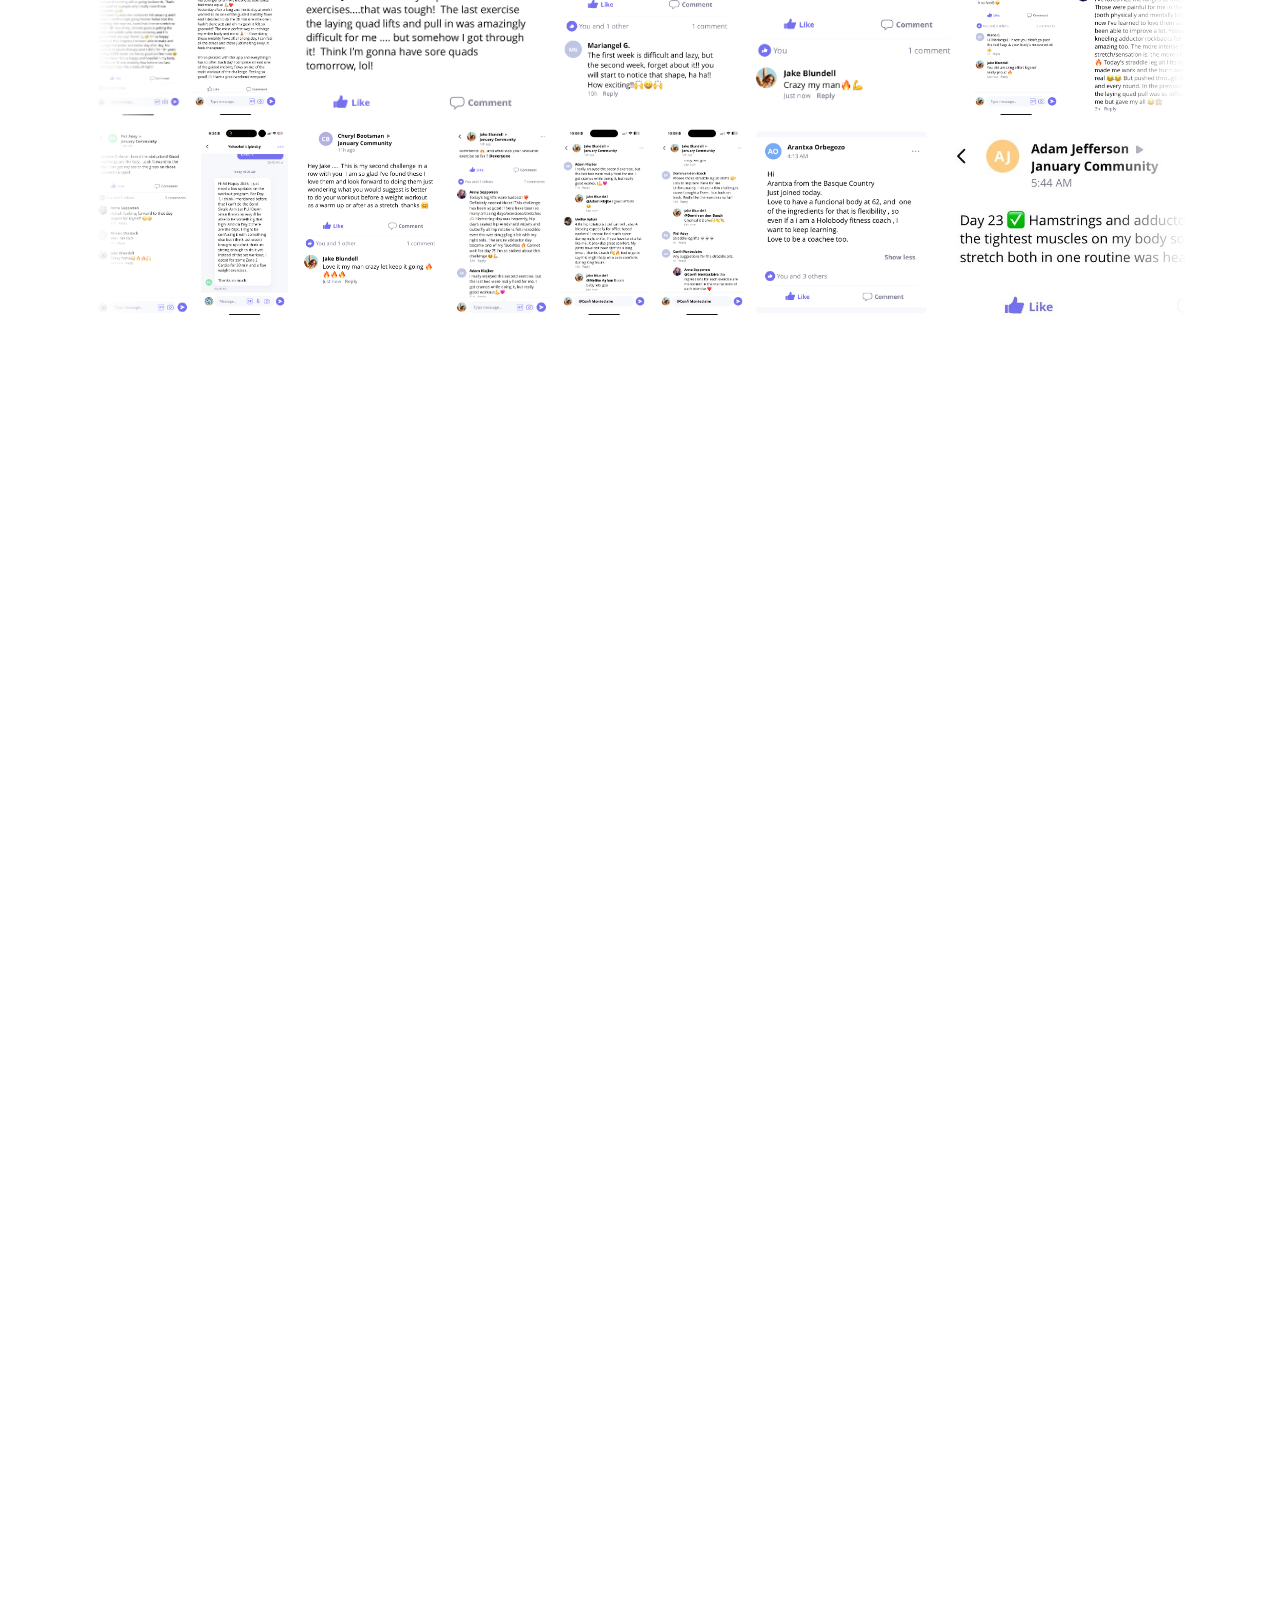
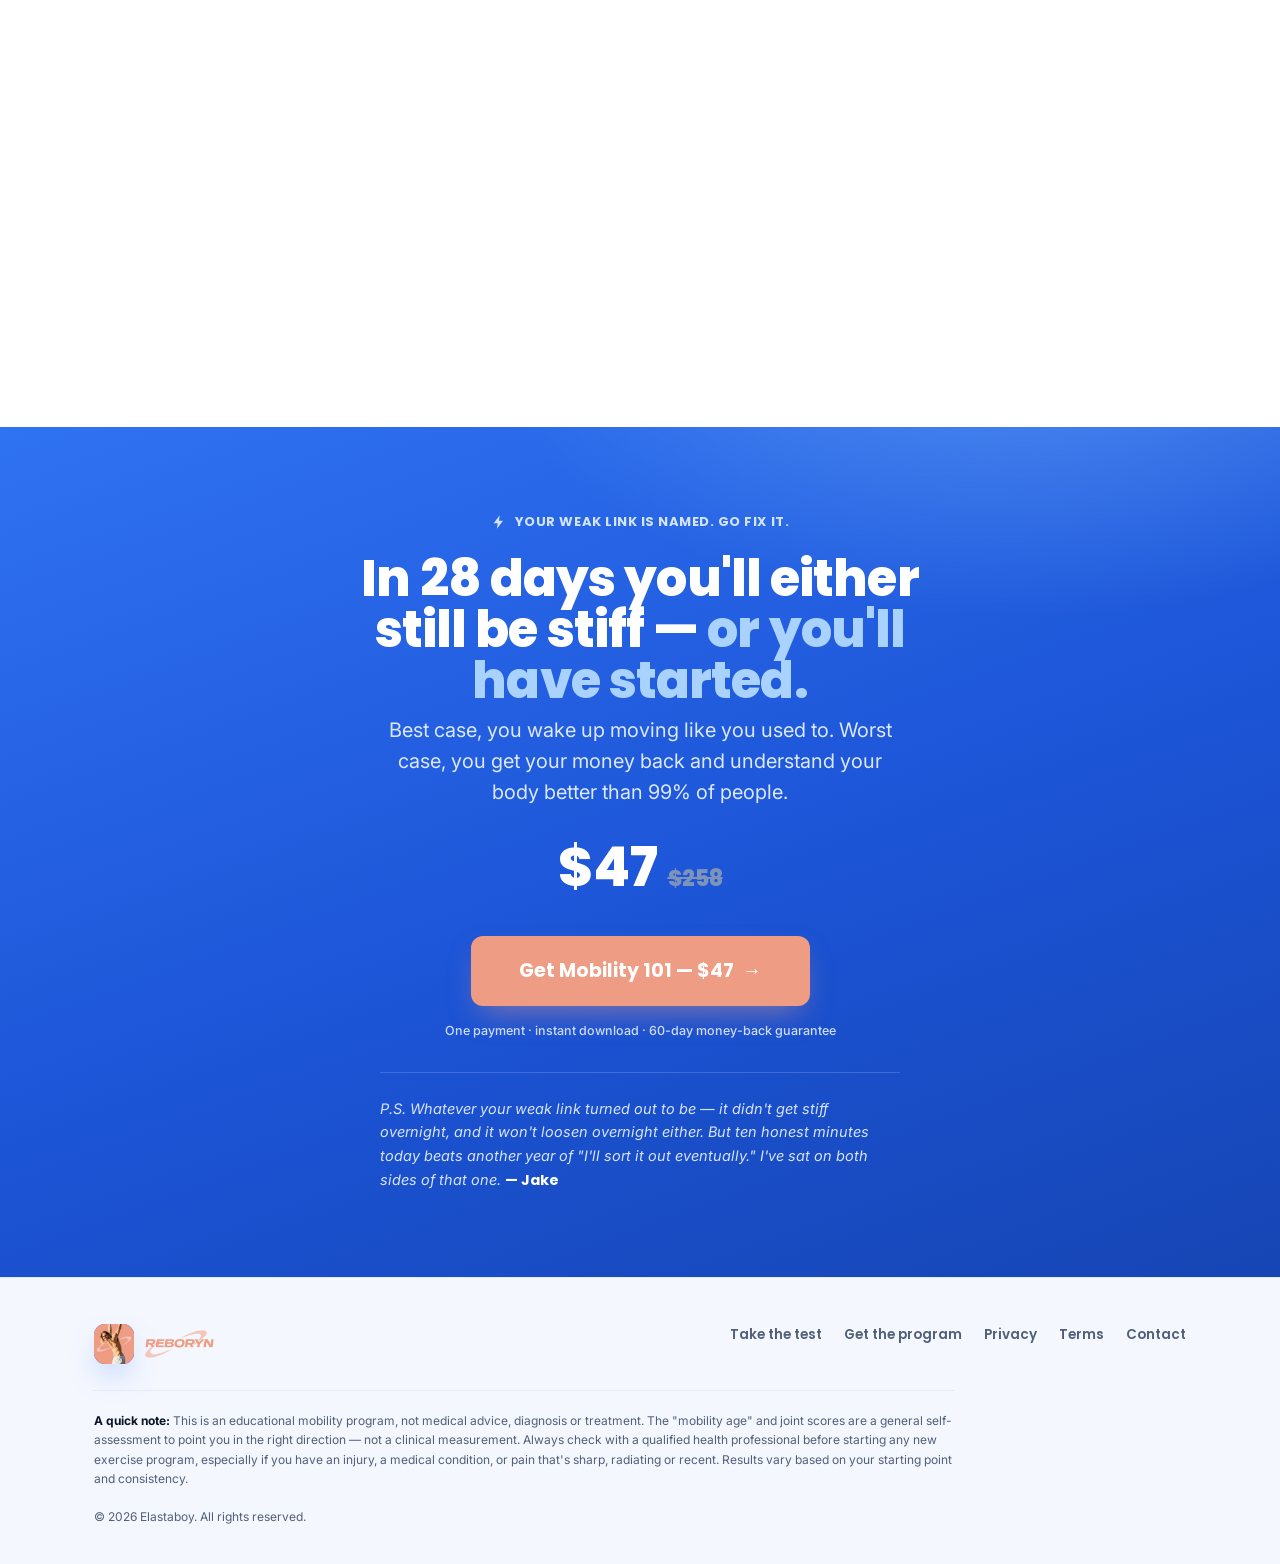
<file: move-younger.html>
<!DOCTYPE html>
<html lang="en">
<head>
<meta charset="UTF-8" />
<meta name="viewport" content="width=device-width, initial-scale=1.0" />
<meta name="theme-color" content="#1c54d6" />
<link rel="icon" type="image/jpeg" href="assets/img/images.jpg" />
<title>The 60-Second Mobility Test — Find Your Weak Link | Elastaboy</title>
<meta name="description" content="Take the free 60-second mobility test. Get your mobility age, a score for every joint, and the exact 10-minute fix for your weakest link." />

<!-- ============================================================
     EDIT YOUR OFFER in the CONFIG block near the bottom of this
     file (price, checkout link, guarantee, launch deadline, etc.)
     The eBook title + copy auto-change to match the test result —
     see the OFFER block to tweak that wording.
     ============================================================ -->

<link rel="preconnect" href="https://fonts.googleapis.com">
<link rel="preconnect" href="https://fonts.gstatic.com" crossorigin>
<link href="https://fonts.googleapis.com/css2?family=Poppins:wght@500;600;700;800&family=Inter:wght@400;500;600;700;800;900&display=swap" rel="stylesheet">

<style>
/* ============================ TOKENS ============================ */
:root{
  /* blues */
  --blue:#1f6bff;
  --blue-600:#1559e6;
  --blue-700:#1147bd;
  --coral:#ef9c84;
  --coral-600:#cb8570;
  --sky:#52a0ff;
  --sky-2:#8cc2ff;
  --sky-soft:#eaf2ff;
  --sky-tint:#f4f8ff;
  /* navy / ink (the "black") */
  --navy:#091633;
  --navy-2:#0d2150;
  /* vibrant blue "bands" (replaces the old deep-navy sections) */
  --band:linear-gradient(160deg,#2f72f2 0%,#1c54d6 56%,#1645b4 100%);
  --band-glow:radial-gradient(1000px 560px at 80% -14%, rgba(125,184,255,.5) 0%, transparent 55%);
  --banner:linear-gradient(90deg,#1746bd 0%,#2059d6 48%,#1746bd 100%);
  --ink:#0b1526;
  --slate:#51607a;
  --slate-2:#7c8aa3;
  /* neutrals */
  --white:#ffffff;
  --paper:#f4f7fe;
  --line:#e4ebf7;
  --line-2:#d6e0f2;
  /* strategic red (urgency ONLY) */
  --red:#ff2d46;
  --red-ink:#e11631;
  --red-soft:#fff0f1;

  --display:'Poppins',sans-serif;
  --body:'Inter',sans-serif;

  --maxw:1140px;
  --r:14px;
  --r-sm:10px;
  --r-xs:7px;
  --ease:cubic-bezier(.2,.6,.3,1);

  --sh-sm:0 2px 10px -3px rgba(11,30,72,.10);
  --sh:0 18px 44px -20px rgba(11,30,72,.26);
  --sh-lg:0 34px 80px -30px rgba(11,30,72,.34);
  --sh-blue:0 14px 30px -10px rgba(31,107,255,.50);
  --sh-coral:0 14px 30px -10px rgba(239,156,132,.50);
}

*{box-sizing:border-box;margin:0;padding:0}
html{scroll-behavior:smooth;-webkit-text-size-adjust:100%}
body{background:var(--white);color:var(--ink);font-family:var(--body);font-size:17px;line-height:1.62;-webkit-font-smoothing:antialiased;text-rendering:optimizeLegibility;overflow-x:hidden}
img{max-width:100%;display:block}
button{font-family:inherit;cursor:pointer;border:none;background:none;color:inherit}
a{color:inherit;text-decoration:none}
svg{display:block}
::selection{background:var(--blue);color:#fff}
.wrap{position:relative;z-index:1;width:100%;max-width:var(--maxw);margin:0 auto;padding:0 24px}

/* ============================ TYPE ============================ */
.eyebrow{font-family:var(--display);font-weight:700;letter-spacing:.04em;text-transform:uppercase;font-size:13px;color:var(--blue);display:inline-flex;align-items:center;gap:8px}
.eyebrow.soft{color:var(--slate-2)}
.eyebrow svg{width:16px;height:16px}
h1,h2,h3,h4{font-family:var(--display);font-weight:800;line-height:1.02;letter-spacing:-.018em}
h1{font-size:clamp(38px,5.6vw,68px)}
h2{font-size:clamp(30px,4.2vw,50px)}
h3{font-size:clamp(23px,2.8vw,32px)}
.blue{color:var(--blue)}
p.lead{font-size:clamp(17px,1.9vw,20px);color:var(--slate);line-height:1.55}
.strike{color:var(--slate-2);text-decoration:line-through;text-decoration-thickness:2px}

/* ============================ STICKY TOPBARS ============================ */
.topbars{position:sticky;top:0;z-index:80}
.promo{background:var(--banner);color:#fff;border-bottom:1px solid rgba(255,255,255,.14)}
.promo-in{display:flex;align-items:center;justify-content:center;gap:13px;min-height:56px;padding:8px 0;font-size:14.5px;flex-wrap:wrap}
.promo-flag{display:inline-flex;align-items:center;gap:7px;font-family:var(--display);font-weight:700;font-size:11.5px;letter-spacing:.07em;text-transform:uppercase;background:var(--red);color:#fff;padding:6px 11px;border-radius:var(--r-xs);box-shadow:0 4px 14px -4px rgba(255,45,70,.6)}
.promo-flag .pdot{width:7px;height:7px;border-radius:50%;background:#fff;animation:pulse 1.4s infinite}
.promo-msg{color:#dbe8ff;font-weight:600}
.promo-then{color:#bcd3ff;font-weight:600}
.promo-then b{color:#fff;font-weight:800}
.promo-clock{display:inline-flex;gap:13px;font-family:'Inter',sans-serif;font-weight:900;font-variant-numeric:tabular-nums}
.promo-clock span{display:inline-flex;align-items:baseline;justify-content:center;gap:2px;color:#ffd23f;font-size:32px;font-weight:900;letter-spacing:-.02em;text-shadow:0 2px 8px rgba(0,0,0,.35)}
.promo-clock span b{color:#fff;font-weight:700;font-size:12px;text-transform:lowercase;margin-left:1px;opacity:.85}
@keyframes pulse{0%,100%{opacity:1}50%{opacity:.35}}

header{background:rgba(255,255,255,.92);backdrop-filter:saturate(150%) blur(8px);-webkit-backdrop-filter:saturate(150%) blur(8px);border-bottom:1px solid transparent;transition:border-color .25s,box-shadow .25s}
header.scrolled{border-bottom-color:var(--line);box-shadow:var(--sh-sm)}
.nav{display:flex;align-items:center;justify-content:space-between;height:64px}
.brand{display:flex;align-items:center;gap:10px;font-family:var(--display);font-weight:800;letter-spacing:-.01em;font-size:19px;color:var(--ink)}
.brand .mark{width:40px;height:40px;border-radius:11px;display:grid;place-items:center;background:linear-gradient(145deg,var(--blue),var(--blue-700));color:#fff;box-shadow:var(--sh-blue);overflow:hidden}
.brand .mark img{width:100%;height:100%;object-fit:cover}
.brand .wordmark{height:28px;width:auto}
.nav-meta{display:flex;align-items:center;font-size:18px;color:var(--ink);font-family:var(--display);font-weight:800}
.nav-cta{font-family:var(--display);font-weight:700;font-size:14px;padding:11px 20px;border-radius:var(--r-sm);background:var(--coral);color:#fff;box-shadow:var(--sh-coral);transition:transform .14s var(--ease),background .18s}
.nav-cta:hover{background:var(--coral-600);transform:translateY(-1px)}

/* ============================ DARK BANDS ============================ */
.band-dark{background:var(--band-glow),var(--band);color:#fff}
.band-dark h1,.band-dark h2,.band-dark h3{color:#fff}
.band-dark p.lead{color:#dbe8ff}
.band-dark .eyebrow{color:#d2e4ff}
.band-dark .eyebrow svg{color:#cfe2ff}
/* primary CTA sitting directly on a blue band: invert to white so it pops
   (scoped to #final so the blue test-card buttons are unaffected) */
#final .btn-primary{background:var(--coral);color:#fff;box-shadow:var(--sh-coral)}
#final .btn-primary:hover{background:var(--coral-600);color:#fff}

/* ============================ HERO ============================ */
#hero{padding:54px 0 78px;position:relative;overflow:hidden}
.hero-grid{display:grid;grid-template-columns:1.06fr .94fr;gap:50px;align-items:center}
.hero-copy{max-width:560px}
.hero-badges{display:flex;flex-wrap:wrap;gap:8px;margin:0 0 22px}
.chip{display:inline-flex;align-items:center;gap:7px;font-family:var(--body);font-weight:600;font-size:13px;color:#eaf2ff;background:rgba(255,255,255,.14);border:1px solid rgba(255,255,255,.22);padding:7px 13px;border-radius:999px}
.chip svg{width:14px;height:14px;color:#fff}
#hero h1{margin:4px 0 0;color:#fff}
#hero h1 .small{display:block;font-size:.36em;font-family:var(--display);font-weight:600;letter-spacing:0;color:#cdddff;margin-bottom:14px;line-height:1.25;text-transform:none}
.hero-copy p.lead{margin:22px 0 0;max-width:500px}
.hero-copy p.lead b{color:#fff;font-weight:600}
.hero-proof{display:flex;align-items:center;gap:14px;margin-top:28px;flex-wrap:wrap}
.avatars{display:flex}
.avatars span{width:38px;height:38px;border-radius:50%;border:2px solid #1c54d6;margin-left:-11px;display:grid;place-items:center;overflow:hidden}
.avatars span svg{width:21px;height:21px}
.avatars span img{width:100%;height:100%;object-fit:cover}
.avatars span:first-child{margin-left:0}
.hero-proof .stars{color:#ffc24b;font-size:15px;letter-spacing:2px}
.hero-proof small{color:#cdddff;font-size:13.5px;display:block;line-height:1.4}
.hero-proof b{color:#fff}

/* test card */
.test-card{background:var(--white);color:var(--ink);border-radius:18px;overflow:hidden;box-shadow:var(--sh-lg)}
.tc-head{padding:15px 22px;border-bottom:1px solid var(--line);display:flex;align-items:center;justify-content:space-between;gap:12px;background:var(--sky-tint)}
.tc-head .lhs{display:flex;align-items:center;gap:9px;font-family:var(--display);font-weight:700;font-size:14px;color:var(--ink)}
.tc-head .live{width:8px;height:8px;border-radius:50%;background:var(--blue);box-shadow:0 0 0 4px rgba(31,107,255,.16);animation:pulse 1.8s infinite}
.tc-timer{font-family:var(--body);font-weight:600;font-size:12.5px;color:var(--slate-2);display:flex;align-items:center;gap:6px}
.tc-timer svg{width:14px;height:14px}
.progress{height:5px;background:var(--line);position:relative;overflow:hidden}
.progress .bar{position:absolute;left:0;top:0;bottom:0;width:0;background:linear-gradient(90deg,var(--blue),var(--sky));transition:width .5s var(--ease)}
.tc-body{padding:28px 28px 30px;min-height:420px;display:flex;flex-direction:column}

.q-step{display:none;animation:stepIn .42s var(--ease) both}
.q-step.active{display:flex;flex-direction:column;flex:1}
@keyframes stepIn{from{opacity:0;transform:translateY(12px)}to{opacity:1;transform:none}}
.intro-icon{display:flex;justify-content:center;margin:4px auto 18px}
.intro-icon img{height:60px;width:auto}
.q-step.intro{text-align:center;align-items:center;justify-content:center}
.q-step.intro h2{font-size:clamp(27px,3.6vw,35px);margin-bottom:11px;color:var(--ink)}
.q-step.intro>p{color:var(--slate);max-width:330px;margin:0 auto 4px;font-size:15px}
.intro-points{display:flex;flex-direction:column;gap:11px;margin:22px 0 26px;width:100%;max-width:336px;text-align:left}
.intro-points li{display:flex;gap:11px;align-items:center;list-style:none;font-size:14.5px;color:var(--slate)}
.intro-points .ck{width:22px;height:22px;border-radius:50%;background:var(--sky-soft);display:grid;place-items:center;flex-shrink:0}
.intro-points .ck svg{width:13px;height:13px;color:var(--blue)}
.intro-points b{color:var(--ink);font-weight:700}

.q-count{font-family:var(--display);font-weight:700;font-size:12.5px;letter-spacing:.02em;text-transform:uppercase;color:var(--blue);margin-bottom:11px}
.q-title{font-family:var(--display);font-weight:700;font-size:clamp(19px,2.5vw,24px);line-height:1.22;margin-bottom:6px;color:var(--ink)}
.q-sub{color:var(--slate-2);font-size:14px;margin-bottom:20px}
.opts{display:flex;flex-direction:column;gap:10px;flex:1}
.opt{display:flex;align-items:center;gap:13px;text-align:left;width:100%;background:var(--white);border:1.5px solid var(--line);border-radius:12px;padding:14px 15px;font-family:var(--body);font-weight:500;font-size:15px;color:#26344c;transition:border-color .15s,background .15s,box-shadow .15s,transform .1s var(--ease)}
.opt:hover{border-color:var(--blue);background:var(--sky-tint);transform:translateX(3px);box-shadow:var(--sh-sm)}
.opt .tick{width:22px;height:22px;border-radius:50%;border:2px solid var(--line-2);flex-shrink:0;display:grid;place-items:center;transition:.15s}
.opt .tick svg{width:12px;height:12px;color:#fff;opacity:0;transform:scale(.4);transition:.15s}
.opt.sel{border-color:var(--blue);background:var(--sky-soft)}
.opt.sel .tick{background:var(--blue);border-color:var(--blue)}
.opt.sel .tick svg{opacity:1;transform:scale(1)}
.opt .emoji{font-size:20px;width:24px;text-align:center;flex-shrink:0}
.opt .txt{flex:1}

.age-wrap{flex:1;display:flex;flex-direction:column;justify-content:center;padding:6px 0 0}
.age-num{font-family:var(--display);font-weight:800;font-size:82px;line-height:1;text-align:center;color:var(--ink)}
.age-num span{color:var(--blue)}
.age-label{text-align:center;color:var(--slate-2);font-family:var(--display);font-weight:600;letter-spacing:.06em;text-transform:uppercase;font-size:12px;margin-top:2px}
.slider{-webkit-appearance:none;appearance:none;width:100%;height:8px;border-radius:6px;margin:32px 0 8px;background:linear-gradient(90deg,var(--blue) 0%,var(--blue) var(--p,40%),var(--line) var(--p,40%));outline:none}
.slider::-webkit-slider-thumb{-webkit-appearance:none;width:28px;height:28px;border-radius:50%;background:#fff;cursor:grab;border:5px solid var(--blue);box-shadow:var(--sh-sm)}
.slider::-webkit-slider-thumb:active{cursor:grabbing}
.slider::-moz-range-thumb{width:28px;height:28px;border-radius:50%;background:#fff;cursor:grab;border:5px solid var(--blue)}
.slider-ends{display:flex;justify-content:space-between;color:var(--slate-2);font-size:12px;font-family:var(--display);font-weight:600}

.q-nav{display:flex;align-items:center;gap:10px;margin-top:22px}
.btn{font-family:var(--display);font-weight:700;border-radius:12px;display:inline-flex;align-items:center;justify-content:center;gap:9px;transition:background .15s,transform .12s var(--ease),box-shadow .2s}
.btn-primary{background:var(--coral);color:#fff;padding:16px 26px;font-size:16px;flex:1;box-shadow:var(--sh-coral)}
.btn-primary:hover{background:var(--coral-600);transform:translateY(-2px)}
.btn-primary:disabled{opacity:.4;cursor:not-allowed;transform:none;box-shadow:none}
.btn-primary svg{width:18px;height:18px}
/* attention-grabbing Start-test CTA */
.start-btn{position:relative;font-size:18.5px!important;padding:20px 26px!important;letter-spacing:.005em;animation:startPulse 2s ease-in-out infinite}
.start-btn svg{width:20px;height:20px;transition:transform .2s var(--ease)}
.start-btn:hover{animation:none;background:var(--coral-600)}
.start-btn:hover svg{transform:translateX(4px)}
@keyframes startPulse{
  0%,100%{box-shadow:0 14px 30px -10px rgba(239,156,132,.55),0 0 0 0 rgba(239,156,132,.34)}
  50%{box-shadow:0 18px 40px -8px rgba(239,156,132,.85),0 0 0 7px rgba(239,156,132,0)}
}
.start-nudge{display:flex;align-items:center;justify-content:center;gap:6px;margin-top:12px;color:var(--blue);font-family:var(--display);font-weight:600;font-size:12.5px}
.start-nudge .live2{width:7px;height:7px;border-radius:50%;background:#27c06b;box-shadow:0 0 0 3px rgba(39,192,107,.18);animation:pulse 2s infinite}
.btn-ghost{background:var(--white);border:1.5px solid var(--line-2);color:var(--slate);padding:15px 18px;font-size:14px}
.btn-ghost:hover{color:var(--ink);border-color:var(--slate-2);background:var(--sky-tint)}
.btn-ghost svg{width:16px;height:16px}
.tc-foot{text-align:center;color:var(--slate-2);font-size:12.5px;margin-top:15px;display:flex;align-items:center;justify-content:center;gap:7px}
.tc-foot svg{width:13px;height:13px;color:#27c06b}

/* analyzing + done */
.analyzing,.done-state{text-align:center;align-items:center;justify-content:center}
.ana-ring{width:84px;height:84px;margin:0 auto 20px;position:relative}
.ana-ring svg{transform:rotate(-90deg)}
.ana-ring .track{fill:none;stroke:var(--line);stroke-width:7}
.ana-ring .fill{fill:none;stroke:var(--blue);stroke-width:7;stroke-linecap:round;stroke-dasharray:239;stroke-dashoffset:239}
.ana-pct{position:absolute;inset:0;display:grid;place-items:center;font-family:var(--display);font-weight:800;font-size:23px;color:var(--ink)}
.ana-status{font-family:var(--display);font-weight:600;color:var(--slate);font-size:15px;min-height:22px;transition:opacity .25s}
.done-check{width:74px;height:74px;border-radius:50%;background:linear-gradient(145deg,#27c06b,#159a52);display:grid;place-items:center;margin:0 auto 18px;box-shadow:0 14px 30px -10px rgba(21,154,82,.5)}
.done-check svg{width:38px;height:38px;color:#fff}
.done-state h2{font-size:30px;margin-bottom:8px;color:var(--ink)}
.done-state p{color:var(--slate);margin-bottom:20px}

/* ============================ SECTIONS ============================ */
section{position:relative;padding:78px 0}
.sec-head{text-align:center;max-width:680px;margin:0 auto 46px}
.sec-head .eyebrow{margin-bottom:14px}
.sec-head p{color:var(--slate);margin-top:13px;font-size:16.5px}
.reveal{opacity:0;transform:translateY(22px);transition:opacity .6s var(--ease),transform .6s var(--ease)}
.reveal.in{opacity:1;transform:none}

/* ===== RESULTS ===== */
#results{display:none;padding:52px 0 34px;background:var(--paper)}
#results.show{display:block}
.res-banner{display:inline-flex;align-items:center;gap:9px;background:var(--blue);color:#fff;font-family:var(--display);font-weight:700;font-size:12.5px;letter-spacing:.02em;text-transform:uppercase;padding:9px 16px;border-radius:999px;margin:0 auto 18px;box-shadow:var(--sh-blue)}
.res-banner svg{width:15px;height:15px}
.res-top{text-align:center;max-width:680px;margin:0 auto 38px}
#results h2{margin-bottom:12px}
.res-intro{color:var(--slate);font-size:16.5px;line-height:1.55}
.res-intro b{color:var(--ink)}

.res-main{display:grid;grid-template-columns:.82fr 1.18fr;gap:20px;max-width:980px;margin:0 auto;align-items:stretch}
.panel{background:var(--white);border:1px solid var(--line);border-radius:var(--r);padding:28px;box-shadow:var(--sh-sm)}
.panel-title{font-family:var(--display);font-weight:700;text-transform:uppercase;letter-spacing:.03em;font-size:12.5px;color:var(--slate-2);margin-bottom:20px;display:flex;align-items:center;gap:8px}
.panel-title svg{width:16px;height:16px;color:var(--blue)}

.age-panel{display:flex;flex-direction:column;align-items:center;text-align:center}
.gauge{position:relative;width:198px;height:198px;margin:6px 0 4px}
.gauge svg{transform:rotate(-90deg)}
.gauge .g-track{fill:none;stroke:var(--line);stroke-width:15}
.gauge .g-fill{fill:none;stroke:var(--blue);stroke-width:15;stroke-linecap:round;transition:stroke-dashoffset 1.4s var(--ease)}
.gauge-center{position:absolute;inset:0;display:flex;flex-direction:column;align-items:center;justify-content:center}
.gauge-center .num{font-family:var(--display);font-weight:800;font-size:68px;line-height:.85;color:var(--ink)}
.gauge-center .lbl{font-family:var(--display);font-weight:600;text-transform:uppercase;letter-spacing:.08em;font-size:10.5px;color:var(--slate-2);margin-top:7px}
.age-gap{font-family:var(--body);font-weight:600;font-size:15px;color:var(--slate);margin-top:12px}
.age-gap b{color:var(--red-ink);font-weight:700}
.age-real{color:var(--slate-2);font-size:13px;margin-top:4px;font-weight:500}

.score-row{margin-bottom:17px}
.score-row:last-child{margin-bottom:0}
.score-head{display:flex;align-items:center;justify-content:space-between;margin-bottom:7px}
.score-name{font-family:var(--display);font-weight:600;font-size:14.5px;display:flex;align-items:center;gap:9px;color:var(--ink)}
.score-tag{font-family:var(--display);font-weight:700;font-size:9.5px;letter-spacing:.04em;text-transform:uppercase;padding:3px 7px;border-radius:5px}
.score-tag.weak{background:var(--red-soft);color:var(--red-ink)}
.score-tag.comp{background:var(--sky-soft);color:var(--blue)}
.score-pct{font-family:var(--display);font-weight:800;font-size:21px;font-variant-numeric:tabular-nums}
.score-track{height:10px;background:var(--line);border-radius:6px;overflow:hidden}
.score-fill{height:100%;width:0;border-radius:6px;transition:width 1.1s var(--ease)}
.score-fill.sev{background:linear-gradient(90deg,var(--red),#ff6173)}
.score-fill.mod{background:linear-gradient(90deg,var(--sky),var(--sky-2))}
.score-fill.ok{background:linear-gradient(90deg,var(--blue),var(--sky))}
.score-fill.good{background:linear-gradient(90deg,var(--blue-700),var(--blue))}
.score-note{font-size:12px;color:var(--slate-2);margin-top:5px;font-weight:500}

.res-focus{max-width:980px;margin:20px auto 0;background:var(--white);border:1px solid var(--line);border-radius:var(--r);padding:30px;box-shadow:var(--sh-sm);border-left:4px solid var(--blue)}
.res-focus .wl-tag{display:inline-flex;align-items:center;gap:7px;font-family:var(--display);font-weight:700;font-size:12px;letter-spacing:.03em;text-transform:uppercase;color:var(--blue);margin-bottom:9px}
.res-focus .wl-tag svg{width:15px;height:15px}
.res-focus h3{font-size:clamp(23px,3vw,30px);line-height:1.08;margin-bottom:12px;color:var(--ink)}
.res-focus h3 span{color:var(--blue)}
.res-focus>p{color:var(--slate);font-size:15.5px;max-width:760px;margin-bottom:24px}
.focus-steps{display:grid;grid-template-columns:repeat(3,1fr);gap:14px}
.fstep{background:var(--sky-tint);border-radius:var(--r-sm);padding:18px;border-top:2px solid var(--blue)}
.fstep .n{font-family:var(--display);font-weight:700;font-size:12px;letter-spacing:.05em;text-transform:uppercase;color:var(--blue);margin-bottom:8px}
.fstep h5{font-family:var(--display);font-weight:700;font-size:16px;margin-bottom:5px;color:var(--ink)}
.fstep p{font-size:13.5px;color:var(--slate);line-height:1.45}

/* ===== OFFER ===== */
#offer{padding-top:50px;padding-bottom:0;background:var(--white)}
.offer-eye{text-align:center}
.offer-headline{text-align:center;max-width:820px;margin:12px auto 10px}
.offer-headline span{color:var(--blue)}
.offer-sub{text-align:center;color:var(--slate);max-width:600px;margin:0 auto 44px;font-size:16.5px}
.offer-sub b{color:var(--ink)}
.offer-grid{display:grid;grid-template-columns:1fr 1fr;gap:40px;align-items:start;max-width:980px;margin:0 auto}

/* book mockup */
.mock{display:flex;flex-direction:column;align-items:center;gap:14px;padding:6px 6px 16px}
.book{width:360px;height:520px;border-radius:5px 10px 10px 5px;position:relative;background:#0e141d;box-shadow:-16px 24px 52px -18px rgba(9,22,51,.55),0 12px 0 -3px rgba(0,0,0,.06);overflow:hidden}
.book::before{content:"";position:absolute;left:0;top:0;bottom:0;width:14px;z-index:4;background:linear-gradient(90deg,rgba(0,0,0,.45),rgba(255,255,255,.10) 55%,rgba(0,0,0,.18));pointer-events:none}
.book::after{content:"";position:absolute;inset:0;z-index:4;pointer-events:none;box-shadow:inset 0 0 60px -22px rgba(0,0,0,.55)}
.book-img{position:absolute;inset:0;width:100%;height:100%;object-fit:contain;display:block;z-index:2;background:#0e141d}
.book-fallback{display:none;position:absolute;inset:0;z-index:1;flex-direction:column;align-items:center;justify-content:center;text-align:center;padding:26px 18px;background:linear-gradient(170deg,#1c2737 0%,#0d141d 72%);color:#fff}
.bf-bar{font-family:var(--display);font-weight:800;font-size:30px;text-transform:uppercase;letter-spacing:.01em;background:#79e2ec;color:#08131a;padding:2px 14px;border-radius:3px}
.bf-101{font-family:var(--display);font-weight:800;font-size:80px;line-height:.82;margin:11px 0 18px}
.bf-foot{display:flex;flex-direction:column;gap:5px;font-family:var(--display);font-weight:800;text-transform:uppercase;font-size:25px;line-height:1.05}
.bf-foot .bf-hl{background:#79e2ec;color:#08131a;border-radius:2px}
.bf-brand{position:absolute;bottom:16px;left:0;right:0;font-family:var(--display);font-weight:700;font-size:10px;letter-spacing:.18em;text-transform:uppercase;color:#9fb2d6}
.mock-badge{position:absolute;top:64px;right:-4px;z-index:3;font-family:var(--display);font-weight:700;font-size:11.5px;letter-spacing:.02em;text-transform:uppercase;background:var(--white);color:var(--blue);padding:8px 13px;border-radius:999px;box-shadow:var(--sh)}
.mock-tag{background:var(--white);border:1px solid var(--line);border-radius:var(--r-sm);padding:10px 13px;display:flex;align-items:center;gap:9px;box-shadow:var(--sh)}
.mock-tag svg{width:20px;height:20px;color:var(--blue)}
.mock-tag b{font-family:var(--display);font-weight:700;font-size:13.5px;display:block;line-height:1.1;color:var(--ink)}
.mock-tag small{color:var(--slate-2);font-size:11px}

/* timer above the ebook (mirrors the top promo banner) */
.mock-timer{display:flex;align-items:center;justify-content:center;gap:10px;flex-wrap:wrap;text-align:center;width:100%;background:var(--paper);border:1px solid var(--line);border-radius:var(--r-sm);padding:12px 16px}
.mt-msg,.mt-then{font-size:13px;font-weight:600;color:var(--slate)}
.mt-then b{color:var(--ink);font-weight:800}
.mock-clock{display:inline-flex;gap:6px;font-family:var(--display);font-weight:800;font-variant-numeric:tabular-nums}
.mock-clock span{display:inline-flex;align-items:baseline;justify-content:center;gap:1px;background:var(--ink);border:1px solid var(--line-2);color:#ffd23f;padding:5px 8px;border-radius:8px;font-size:16px;min-width:42px;text-align:center;box-shadow:var(--sh-sm)}
.mock-clock span b{color:var(--blue);font-weight:700;font-size:10px;text-transform:lowercase;margin-left:1px}
.mock-note{display:flex;align-items:center;justify-content:center;gap:6px;font-size:12.5px;color:var(--slate-2)}
.mock-note svg{width:13px;height:13px;flex:none}

/* buy card */
.buy-card{background:var(--white);border:1px solid var(--line);border-radius:var(--r);padding:8px 0 0;box-shadow:var(--sh);overflow:hidden}
.buy-card .bc-top{height:6px;background:linear-gradient(90deg,var(--blue),var(--sky))}
.bc-pad{padding:26px 28px 28px}
.buy-personal{display:none;align-items:center;gap:9px;background:var(--sky-soft);border-left:3px solid var(--blue);border-radius:var(--r-sm);padding:11px 13px;font-size:13.5px;color:#234; margin-bottom:20px}
.buy-personal.show{display:flex}
.buy-personal svg{width:17px;height:17px;color:var(--blue);flex-shrink:0}
.buy-personal b{color:var(--ink);font-weight:700}
.buy-card h3{font-size:26px;line-height:1.04;margin-bottom:4px;color:var(--ink)}
.buy-card .sub{color:var(--slate);font-size:14px;margin-bottom:20px}
.incl{list-style:none;display:flex;flex-direction:column;gap:12px;margin-bottom:22px}
.incl li{display:flex;gap:11px;align-items:flex-start;font-size:14.5px;color:#2b3a52;line-height:1.4}
.incl li .ci{width:21px;height:21px;border-radius:6px;background:var(--blue);display:grid;place-items:center;flex-shrink:0;margin-top:1px}
.incl li .ci svg{width:12px;height:12px;color:#fff}
.incl li b{color:var(--ink);font-weight:700}
.incl li .v{margin-left:auto;font-family:var(--display);font-weight:700;font-size:12.5px;color:var(--slate-2);white-space:nowrap;align-self:center}
.incl li .v s{color:var(--slate-2);opacity:.6;font-weight:600;margin-right:2px}
.value-strike{color:var(--slate);font-size:13.5px;margin:0 0 14px;padding-top:16px;border-top:1px solid var(--line)}
.value-strike b{color:var(--ink)}
.price-row{display:flex;align-items:baseline;justify-content:center;gap:13px;margin-bottom:6px}
.price-now{font-family:var(--display);font-weight:800;font-size:58px;line-height:.85;color:var(--ink)}
.price-was{display:flex;flex-direction:column;gap:3px}
.price-was .off{font-family:var(--display);font-weight:700;font-size:11.5px;color:#fff;background:var(--red);padding:3px 8px;border-radius:5px;letter-spacing:.02em;width:fit-content;text-transform:uppercase}
.buy-btn{width:100%;background:var(--coral);color:#fff;padding:19px;border-radius:12px;font-family:var(--display);font-weight:700;font-size:18px;transition:background .15s,transform .12s var(--ease),box-shadow .2s;display:flex;align-items:center;justify-content:center;gap:10px;margin-top:6px;box-shadow:var(--sh-coral)}
.buy-btn:hover{background:var(--coral-600);transform:translateY(-2px);box-shadow:0 22px 44px -14px rgba(239,156,132,.6)}
.buy-btn svg{width:20px;height:20px}
.buy-sub{display:flex;align-items:center;justify-content:center;gap:16px;margin-top:15px;flex-wrap:wrap}
.buy-sub span{display:flex;align-items:center;gap:6px;color:var(--slate-2);font-size:12px;font-weight:600}
.buy-sub svg{width:14px;height:14px;color:#27c06b}
.buy-lock{display:flex;align-items:center;justify-content:center;gap:8px;margin-top:16px;padding-top:15px;border-top:1px solid var(--line);color:var(--slate);font-size:12.5px;font-weight:500}
.buy-lock svg{width:14px;height:14px;color:var(--red-ink)}
.buy-lock b{color:var(--ink);font-weight:700}

/* trust strip */
.trust-strip{border-top:1px solid var(--line);border-bottom:1px solid var(--line);padding:24px 0;background:var(--paper)}
.trust-strip .wrap{display:flex;align-items:center;justify-content:center;gap:14px 40px;flex-wrap:wrap}
.trust-item{display:flex;align-items:center;gap:9px;color:var(--slate);font-family:var(--display);font-weight:600;font-size:13.5px}
.trust-item svg{width:18px;height:18px;color:var(--blue)}
.trust-item b{color:var(--ink)}

/* problem */
.agi-grid{display:grid;grid-template-columns:1fr 1fr;gap:14px;max-width:880px;margin:0 auto}
.agi{display:flex;gap:13px;background:var(--white);border:1px solid var(--line);border-radius:var(--r);padding:19px 20px;align-items:flex-start;box-shadow:var(--sh-sm)}
.agi .x{width:28px;height:28px;border-radius:8px;background:var(--sky-soft);display:grid;place-items:center;flex-shrink:0}
.agi .x svg{width:15px;height:15px;color:var(--blue)}
.agi p{font-size:14.5px;color:var(--slate);line-height:1.45}
.agi p b{color:var(--ink)}
.agi-note{text-align:center;max-width:640px;margin:32px auto 0;font-size:18px;color:var(--ink);font-weight:500}
.agi-note b{color:var(--blue);font-weight:700}

/* video testimonials */
#video-proof{background:var(--sky-tint)}
.vidg{display:grid;grid-template-columns:repeat(3,1fr);gap:16px;max-width:1020px;margin:0 auto}
.vid-frame{position:relative;display:block;width:100%;aspect-ratio:16/9;border-radius:var(--r);overflow:hidden;box-shadow:var(--sh-sm);background:#0c1830 center/cover no-repeat;cursor:pointer;transition:transform .2s ease}
.vid-frame:hover{transform:translateY(-2px)}
.vid-frame.placeholder{background:linear-gradient(135deg,#1b2c4a,#0c1830);display:flex;align-items:center;justify-content:center}
.vid-frame .vid-label{position:absolute;bottom:12px;left:14px;color:rgba(255,255,255,.55);font-family:var(--body);font-weight:600;font-size:12.5px;letter-spacing:.02em}
.vid-frame .play-btn{position:absolute;inset:0;display:flex;align-items:center;justify-content:center}
.vid-frame .play-btn i{width:58px;height:58px;border-radius:50%;background:rgba(11,21,38,.5);border:2px solid rgba(255,255,255,.9);display:flex;align-items:center;justify-content:center;transition:transform .2s ease,background .2s ease}
.vid-frame .play-btn svg{margin-left:3px}
.vid-frame:hover .play-btn i{background:var(--blue);border-color:var(--blue);transform:scale(1.08)}

/* testimonials */
.tg{display:grid;grid-template-columns:repeat(3,1fr);gap:16px;max-width:1020px;margin:0 auto}
.tcard{background:var(--white);border:1px solid var(--line);border-radius:var(--r);padding:24px 22px;display:flex;flex-direction:column;box-shadow:var(--sh-sm)}
.tcard .stars{color:#ffc24b;font-size:14px;letter-spacing:2px;margin-bottom:12px}
.tcard p{font-size:14.5px;color:#2b3a52;line-height:1.55;flex:1}
.tcard p .hl{color:var(--ink);font-weight:600;box-shadow:inset 0 -8px 0 var(--sky-soft)}
.tcard .who{display:flex;align-items:center;gap:11px;margin-top:16px;padding-top:15px;border-top:1px solid var(--line)}
.tcard .who .av{width:42px;height:42px;border-radius:50%;flex-shrink:0;overflow:hidden;display:grid;place-items:center;font-family:var(--display);font-weight:700;font-size:14px;color:#fff}
.tcard .who .av img{width:100%;height:100%;object-fit:cover}
.tcard .who b{font-family:var(--display);font-weight:700;font-size:14.5px;display:block;line-height:1.2;color:var(--ink)}
.tcard .who small{color:var(--slate-2);font-size:12px;display:flex;align-items:center;gap:5px}
.tcard .who small svg{width:12px;height:12px;color:#27c06b}

/* best-image slot in vidg */
.tg-best{display:flex;flex-direction:column;align-items:center;gap:10px}
.tg-best img{width:100%;border-radius:var(--r);box-shadow:var(--sh-sm)}
.tg-best p{font-family:var(--display);font-weight:700;font-size:14.5px;color:var(--ink);text-align:center}

/* testimonial image marquee */
.tm-wrap{overflow:hidden;position:relative;margin-top:32px}
.tm-wrap::before,.tm-wrap::after{content:'';position:absolute;top:0;bottom:0;width:80px;z-index:2;pointer-events:none}
.tm-wrap::before{left:0;background:linear-gradient(to right,var(--white),transparent)}
.tm-wrap::after{right:0;background:linear-gradient(to left,var(--white),transparent)}
.tm-track{display:flex;gap:10px;padding:5px 0;width:max-content}
.tm-track.fwd{animation:tm-fwd 55s linear infinite}
.tm-track.rev{animation:tm-rev 48s linear infinite}
.tm-wrap:hover .tm-track{animation-play-state:paused}
.tm-track img{height:190px;width:auto;border-radius:10px;flex-shrink:0;display:block;pointer-events:none}
@keyframes tm-fwd{from{transform:translateX(0)}to{transform:translateX(-50%)}}
@keyframes tm-rev{from{transform:translateX(-50%)}to{transform:translateX(0)}}
@media(prefers-reduced-motion:reduce){.tm-track{animation-play-state:paused!important}}

/* guarantee (dark band) */
#guarantee{padding:74px 0}
.guar{max-width:820px;margin:0 auto;background:var(--band-glow),var(--band);border-radius:18px;padding:40px 44px;display:grid;grid-template-columns:auto 1fr;gap:34px;align-items:center;box-shadow:0 30px 70px -30px rgba(31,107,255,.5);border:1px solid rgba(255,255,255,.14)}
.guar-seal{width:140px;flex-shrink:0;display:grid;place-items:center}
.guar-seal img{width:140px;height:auto}
.guar-info h3{font-size:26px;margin-bottom:11px;color:#fff}
.guar-info p{color:#dbe8ff;font-size:15px;line-height:1.55}
.guar-info p b{color:#fff}

/* founder */
.founder{max-width:860px;margin:0 auto;display:grid;grid-template-columns:188px 1fr;gap:34px;align-items:center}
.founder-img{aspect-ratio:1;border-radius:var(--r);background:linear-gradient(160deg,var(--sky-soft),#dde9ff);display:flex;flex-direction:column;align-items:center;justify-content:center;gap:12px;overflow:hidden;position:relative;border:1px solid var(--line)}
.founder-img .ph-ic{width:58px;height:58px;color:var(--sky)}
.founder-img .ph-note{text-align:center;font-size:10.5px;color:var(--slate-2);font-family:var(--display);font-weight:600;letter-spacing:.02em}
.founder-photo{position:absolute;inset:0;width:100%;height:100%;object-fit:cover;object-position:center 20%;z-index:2;display:block}
.founder-info .eyebrow{margin-bottom:12px}
.founder-info h3{font-size:28px;margin-bottom:13px;color:var(--ink)}
.founder-info p{color:var(--slate);font-size:15.5px;margin-bottom:13px;line-height:1.6}
.founder-info p b{color:var(--ink)}
.founder-info .sig{font-family:var(--display);font-weight:800;font-size:24px;color:var(--blue);margin-top:6px}
.founder-info .sig small{display:block;font-family:var(--body);font-weight:500;font-size:12.5px;color:var(--slate-2);margin-top:2px}

/* faq */
.faq{max-width:760px;margin:0 auto}
.faq-item{border:1px solid var(--line);border-radius:var(--r-sm);background:var(--white);margin-bottom:11px;box-shadow:var(--sh-sm);transition:border-color .2s}
.faq-item.open{border-color:var(--line-2)}
.faq-q{width:100%;display:flex;align-items:center;justify-content:space-between;gap:16px;text-align:left;padding:19px 20px;font-family:var(--display);font-weight:700;font-size:16px;color:var(--ink)}
.faq-q .pm{width:22px;height:22px;flex-shrink:0;position:relative}
.faq-q .pm::before,.faq-q .pm::after{content:"";position:absolute;background:var(--blue);border-radius:1px;transition:.25s}
.faq-q .pm::before{left:4px;right:4px;top:10px;height:2px}
.faq-q .pm::after{top:4px;bottom:4px;left:10px;width:2px}
.faq-item.open .pm::after{transform:scaleY(0)}
.faq-a{max-height:0;overflow:hidden;transition:max-height .35s var(--ease)}
.faq-a p{padding:0 20px 20px;color:var(--slate);font-size:14.5px;line-height:1.6}
.faq-a p b{color:var(--ink)}

/* final cta (dark band) */
#final{text-align:center;padding:84px 0}
#final .price-tag{display:inline-flex;align-items:baseline;gap:10px;margin:16px 0 6px;font-family:var(--display);font-weight:800}
#final .price-tag .now{font-size:54px;color:#fff}
#final .price-tag .was{font-size:22px;color:#7e93ba;text-decoration:line-through}
#final .btn-primary{flex:none;display:inline-flex;padding:20px 48px;font-size:19px;margin-top:18px}
#final .micro{color:#cdddff;font-size:12.5px;margin-top:15px;font-weight:500}
#final h2 span{color:#a9d2ff}
#final .ps{color:#d6e4ff;font-size:14.5px;line-height:1.65;max-width:520px;margin:30px auto 0;padding-top:24px;border-top:1px solid rgba(255,255,255,.16);font-style:italic;text-align:left}
#final .ps .ps-sig{font-style:normal;font-family:var(--display);font-weight:700;color:#fff;white-space:nowrap}

/* footer */
footer{background:var(--paper);color:var(--slate);padding:46px 0 38px;border-top:1px solid var(--line)}
.foot-top{display:flex;justify-content:space-between;align-items:flex-start;gap:30px;flex-wrap:wrap;margin-bottom:26px}
.foot-top .brand{color:var(--ink)}
.foot-links{display:flex;gap:22px;flex-wrap:wrap;font-size:13.5px;color:var(--slate);font-family:var(--display);font-weight:600}
.foot-links a:hover{color:var(--blue)}
.disclaimer{font-size:12px;color:var(--slate);line-height:1.6;max-width:860px;border-top:1px solid var(--line);padding-top:20px}
.disclaimer b{color:var(--ink)}

/* responsive */
@media(max-width:980px){
  .hero-grid{grid-template-columns:1fr;gap:36px}
  .hero-copy{max-width:none;text-align:center;margin:0 auto}
  .hero-copy p.lead,.hero-badges{margin-left:auto;margin-right:auto}
  .hero-badges{justify-content:center}.hero-proof{justify-content:center}
  .res-main{grid-template-columns:1fr;gap:16px}
  .offer-grid{grid-template-columns:1fr;gap:42px}
  .mock{order:-1}
  .founder{grid-template-columns:1fr;text-align:center;gap:22px}
  .founder-img{max-width:168px;margin:0 auto}
}
@media(max-width:760px){
  body{font-size:16px}
  section{padding:58px 0}
  .promo-msg,.promo-then{display:none}
  .promo-in{gap:10px;min-height:50px}
  .promo-flag{font-size:10.5px;padding:5px 9px}
  .promo-clock{gap:8px}
  .promo-clock span{font-size:22px}
  .agi-grid,.focus-steps,.vidg,.tg{grid-template-columns:1fr}
  .guar{grid-template-columns:1fr;text-align:center;padding:32px 26px;gap:20px}
  .guar-seal{margin:0 auto}
  .tc-body{padding:22px 18px 24px;min-height:0}
  .foot-top{flex-direction:column}
  .nav-meta{display:none}
  #final .price-tag .now{font-size:44px}
}
@media(max-width:420px){
  .wrap{padding:0 16px}
  .opt{padding:12px;font-size:14px}
  .book{width:244px;height:330px}.book-title{font-size:40px}
  .promo-in{gap:10px}
}
@media(prefers-reduced-motion:reduce){
  *{animation-duration:.001ms!important;transition-duration:.12s!important;scroll-behavior:auto}
  .reveal{opacity:1;transform:none}
}
</style>
</head>
<body>

<!-- ====================== STICKY TOP BARS ====================== -->
<div class="topbars">
  <div class="promo">
    <div class="wrap promo-in">
      <span class="promo-flag"><span class="pdot"></span> Launch week</span>
      <span class="promo-msg">Founding-member price ends in</span>
      <span class="promo-clock" id="bannerclock"></span>
      <span class="promo-then">then it's <b id="promo-full">$258 </b></span>
    </div>
  </div>
  <header id="site-header">
    <div class="wrap nav">
      <a href="#top" class="brand">
        <span class="mark"><img src="assets/img/images.jpg" alt="Elastaboy logo" /></span>
        <img src="assets/img/reboryn.png" alt="Reboryn" class="wordmark" />
      </a>
      <div class="nav-meta">Mobility 101</div>
      <a href="#hero" class="nav-cta" id="nav-cta">Take the test</a>
    </div>
  </header>
</div>

<!-- ====================== HERO + TEST ====================== -->
<a id="top"></a>
<section id="hero" class="band-dark">
  <div class="wrap hero-grid">
    <div class="hero-copy">
      <div class="hero-badges">
        <span class="chip"><svg viewBox="0 0 24 24" width="14" height="14" fill="none"><circle cx="12" cy="13" r="8" stroke="currentColor" stroke-width="2"/><path d="M12 9v4l2.5 2M9 2h6" stroke="currentColor" stroke-width="2" stroke-linecap="round"/></svg> 60-second test</span>
        <span class="chip"><svg viewBox="0 0 24 24" width="14" height="14" fill="none"><path d="M6 6l12 12M18 6L6 18" stroke="currentColor" stroke-width="2.4" stroke-linecap="round"/></svg> No "touch your toes"</span>
        <span class="chip"><svg viewBox="0 0 24 24" width="14" height="14" fill="none"><path d="M5 13l4 4L19 7" stroke="currentColor" stroke-width="2.4" stroke-linecap="round" stroke-linejoin="round"/></svg> Instant result</span>
      </div>
      <h1>
        <span class="small">The real reason you're still stiff —</span>
        It's not where it hurts.
      </h1>
      <p class="lead">One weak link quietly shuts down from sitting, and the rest of your body picks up the slack. This 60-second test finds <b>your</b> weak link, scores every joint, and hands you the exact 10-minute fix to start with.</p>
      <div class="hero-proof">
        <div class="avatars" aria-hidden="true">
          <span><img src="assets/img/1-untitled-DSC_5241-1492f930-1500.jpg" alt="" /></span>
          <span><img src="assets/img/8I8A0034-scaled.jpg" alt="" /></span>
          <span><img src="assets/img/DSC_5796crop-web.webp" alt="" /></span>
          <span><img src="assets/img/a0e8e70c9a3c4037697a29e56cf0943a.jpg" alt="" /></span>
          <span><img src="assets/img/istockphoto-1961053928-612x612.jpg" alt="" /></span>
        </div>
        <div>
          <div class="stars">★★★★★</div>
          <small>Taken by <b>19,400+ people</b> who trust my program.</small>
        </div>
      </div>
    </div>

    <!-- THE TEST -->
    <div class="test-card" id="test">
      <div class="tc-head">
        <div class="lhs"><span class="live"></span> Mobility Diagnostic</div>
        <div class="tc-timer"><svg viewBox="0 0 24 24" width="14" height="14" fill="none"><circle cx="12" cy="13" r="8" stroke="currentColor" stroke-width="2"/><path d="M12 9v4l2.5 2M9 2h6" stroke="currentColor" stroke-width="2" stroke-linecap="round"/></svg> ~60 sec</div>
      </div>
      <div class="progress"><div class="bar" id="progbar"></div></div>
      <div class="tc-body" id="tcbody"></div>
    </div>
  </div>
</section>

<!-- ====================== RESULTS ====================== -->
<section id="results">
  <div class="wrap">
    <div class="res-top">
      <span class="res-banner"><svg viewBox="0 0 24 24" width="15" height="15" fill="none"><path d="M5 13l4 4L19 7" stroke="currentColor" stroke-width="2.4" stroke-linecap="round" stroke-linejoin="round"/></svg> Your results are in</span>
      <h2 id="res-h2">Here's what your body just told us</h2>
      <p class="res-intro" id="res-intro"></p>
    </div>

    <div class="res-main">
      <div class="panel age-panel">
        <div class="panel-title"><svg viewBox="0 0 24 24" width="16" height="16" fill="none"><circle cx="12" cy="13" r="8" stroke="currentColor" stroke-width="2"/><path d="M12 9v4l3 2" stroke="currentColor" stroke-width="2" stroke-linecap="round"/></svg> Your mobility age</div>
        <div class="gauge">
          <svg width="198" height="198" viewBox="0 0 198 198">
            <circle class="g-track" cx="99" cy="99" r="83"/>
            <circle class="g-fill" id="gfill" cx="99" cy="99" r="83" stroke-dasharray="521" stroke-dashoffset="521"/>
          </svg>
          <div class="gauge-center"><div class="num" id="mobage">--</div><div class="lbl">Mobility age</div></div>
        </div>
        <div class="age-gap" id="age-gap"></div>
        <div class="age-real" id="age-real"></div>
      </div>

      <div class="panel">
        <div class="panel-title"><svg viewBox="0 0 24 24" width="16" height="16" fill="none"><path d="M4 20V10M10 20V4M16 20v-7M22 20H2" stroke="currentColor" stroke-width="2" stroke-linecap="round"/></svg> Your mobility scorecard</div>
        <div id="scorecard"></div>
      </div>
    </div>

    <div class="res-focus">
      <div class="wl-tag"><svg viewBox="0 0 24 24" width="15" height="15" fill="none"><path d="M13 2L4 14h6l-1 8 9-12h-6l1-8z" fill="currentColor"/></svg> Your #1 weak link</div>
      <h3 id="wl-title">Your <span>hips</span> are the weak link</h3>
      <p id="wl-desc"></p>
      <div class="focus-steps" id="focus-steps"></div>
    </div>
  </div>
</section>

<!-- ====================== OFFER ====================== -->
<section id="offer">
  <div class="wrap">
    <div class="offer-eye"><span class="eyebrow"><svg viewBox="0 0 24 24" width="15" height="15" fill="none"><path d="M5 13l4 4L19 7" stroke="currentColor" stroke-width="2.6" stroke-linecap="round" stroke-linejoin="round"/></svg> The fix — not another band-aid</span></div>
    <h2 class="offer-headline" id="offer-headline">Stop stretching the spot that hurts. <span>Fix the link that's actually broken.</span></h2>
    <p class="offer-sub" id="offer-sub"><b>Mobility 101</b> is the 10-minute-a-day plan that rebuilds your chain in the right order — so the stiffness leaves and <b>stays gone.</b></p>

    <div class="offer-grid">
      <!-- mockup -->
      <div class="mock">
        <div class="mock-timer">
          <span class="promo-flag"><span class="pdot"></span> Launch week</span>
          <span class="mt-msg">Founding-member price ends in</span>
          <span class="mock-clock" id="offerclock"></span>
          <span class="mt-then">then it's <b id="offer-full">$139</b> again</span>
        </div>
        <p class="mock-note"><svg viewBox="0 0 24 24" width="13" height="13" fill="none"><circle cx="12" cy="13" r="8" stroke="currentColor" stroke-width="2"/><path d="M12 9v4l2.5 2M9 2h6" stroke="currentColor" stroke-width="2" stroke-linecap="round"/></svg> Not a fake timer.</p>
        <div class="book">
          <span class="mock-badge">Instant download</span>
          <img class="book-img" id="ebook-img" src="assets/ebook-cover-full.png" alt="Mobility 101 — Feel 10 Years Younger"
               onerror="this.dataset.t=(+this.dataset.t||0)+1;var n=+this.dataset.t;if(n===1){this.src='assets/ebook-cover-full.jpg'}else if(n===2){this.src='assets/ebook-cover-full.webp'}else{this.style.display='none';var f=document.getElementById('book-fallback');if(f)f.style.display='flex'}">
          <!-- styled placeholder shown until you drop your cover into /assets -->
          <div class="book-fallback" id="book-fallback">
            <div class="bf-bar">Mobility</div>
            <div class="bf-101">101</div>
            <div class="bf-foot"><span>Feel</span><span class="bf-hl">10 Years</span><span>Younger</span></div>
            <div class="bf-brand">Elastaboy</div>
          </div>
        </div>
        <div class="mock-tag">
          <svg viewBox="0 0 24 24" width="20" height="20" fill="none"><path d="M4 4h16v13H5.5L4 19V4z" stroke="currentColor" stroke-width="2" stroke-linejoin="round"/><path d="M8 9h8M8 13h5" stroke="currentColor" stroke-width="2" stroke-linecap="round"/></svg>
          <div><b>Follow-along videos</b><small>Every move, demoed</small></div>
        </div>
      </div>

      <!-- buy card -->
      <div class="buy-card">
        <div class="bc-top"></div>
        <div class="bc-pad">
          <div class="buy-personal" id="buy-personal">
            <svg viewBox="0 0 24 24" width="17" height="17" fill="none"><path d="M13 2L4 14h6l-1 8 9-12h-6l1-8z" fill="currentColor"/></svg>
            <span id="buy-personal-text">Your weak link is your <b>hips</b> — so this starts there on day one.</span>
          </div>
          <h3 id="buy-title">Mobility 101</h3>
          <p class="sub" id="buy-sub">The complete weak-link mobility system — digital program + follow-along video library.</p>
          <ul class="incl" id="incl"></ul>
          <div class="value-strike">Total value <b><span class="strike">$258</span></b> — today, one payment:</div>
          <div class="price-row">
            <div class="price-now" id="price-now">$47</div>
            <div class="price-was">
              <span class="off" id="price-off">81% OFF</span>
            </div>
          </div>
          <a href="#" class="buy-btn" id="buybtn">
            <svg viewBox="0 0 24 24" width="20" height="20" fill="none"><path d="M5 13l4 4L19 7" stroke="currentColor" stroke-width="2.8" stroke-linecap="round" stroke-linejoin="round"/></svg>
            <span id="buybtn-label">Get Mobility 101 — $47</span>
          </a>
          <div class="buy-sub">
            <span><svg viewBox="0 0 24 24" width="14" height="14" fill="none"><rect x="5" y="11" width="14" height="9" rx="2" stroke="currentColor" stroke-width="2"/><path d="M8 11V8a4 4 0 018 0v3" stroke="currentColor" stroke-width="2"/></svg> Secure checkout</span>
            <span><svg viewBox="0 0 24 24" width="14" height="14" fill="none"><path d="M3 8l9 6 9-6M3 8v10h18V8M3 8l9-5 9 5" stroke="currentColor" stroke-width="2" stroke-linejoin="round"/></svg> Instant access</span>
            <span><svg viewBox="0 0 24 24" width="14" height="14" fill="none"><path d="M12 3l7 3v6c0 4.5-3 7.5-7 9-4-1.5-7-4.5-7-9V6l7-3z" stroke="currentColor" stroke-width="2" stroke-linejoin="round"/></svg> <span id="bs-guar">60-day</span> guarantee</span>
          </div>
          <div class="buy-lock">
            <svg viewBox="0 0 24 24" width="14" height="14" fill="none"><path d="M12 9v4m0 4h.01M10.3 3.9 1.8 18a2 2 0 0 0 1.7 3h17a2 2 0 0 0 1.7-3L13.7 3.9a2 2 0 0 0-3.4 0z" stroke="currentColor" stroke-width="2" stroke-linecap="round" stroke-linejoin="round"/></svg>
            Price jumps to <b id="lock-full">$258</b> the moment the launch timer hits zero.
          </div>
        </div>
      </div>
    </div>
  </div>
  <!-- trust strip — inside offer so it reads as part of the purchase decision -->
  <div class="trust-strip" style="margin-top:36px">
    <div class="wrap">
      <div class="trust-item"><svg viewBox="0 0 24 24" width="18" height="18" fill="none"><circle cx="12" cy="13" r="8" stroke="currentColor" stroke-width="2"/><path d="M12 9v4l3 2" stroke="currentColor" stroke-width="2" stroke-linecap="round"/></svg> <b>10 min</b>&nbsp;a day</div>
      <div class="trust-item"><svg viewBox="0 0 24 24" width="18" height="18" fill="none"><rect x="3" y="4" width="18" height="14" rx="2" stroke="currentColor" stroke-width="2"/><path d="M8 21h8M12 18v3" stroke="currentColor" stroke-width="2" stroke-linecap="round"/></svg> <b>Zero gear</b></div>
      <div class="trust-item"><svg viewBox="0 0 24 24" width="18" height="18" fill="none"><path d="M5 13l4 4L19 7" stroke="currentColor" stroke-width="2.2" stroke-linecap="round" stroke-linejoin="round"/></svg> <b>Any age</b></div>
      <div class="trust-item"><svg viewBox="0 0 24 24" width="18" height="18" fill="none"><path d="M12 3l7 3v6c0 4.5-3 7.5-7 9-4-1.5-7-4.5-7-9V6l7-3z" stroke="currentColor" stroke-width="2" stroke-linejoin="round"/></svg> <b id="ts-guar">60-day</b> guarantee</div>
    </div>
  </div>
</section>

<!-- ====================== VIDEO TESTIMONIALS ====================== -->
<section id="video-proof">
  <div class="wrap">
    <div class="sec-head reveal">
      <span class="eyebrow soft">Real readers, real words</span>
      <h2>Hear it <span class="blue">straight from them</span></h2>
      <p>Six readers who found their weak link — in their own words.</p>
    </div>
    <!-- Each card is a thumbnail + play button that links straight to YouTube (opens in a new tab).
         Testimonial 1 is live. For testimonials 2-6: replace VIDEO_ID_# in the href with the real video ID,
         then add style="background-image:url('https://img.youtube.com/vi/VIDEO_ID/hqdefault.jpg')" and remove
         the "placeholder" class + the <span class="vid-label"> line. -->
    <div class="vidg">
      <a class="vid-frame reveal" href="https://www.youtube.com/watch?v=NyTHsnR88HE" target="_blank" rel="noopener" aria-label="Watch reader testimonial 1 on YouTube" style="background-image:url('https://img.youtube.com/vi/NyTHsnR88HE/hqdefault.jpg')">
        <span class="play-btn"><i><svg viewBox="0 0 24 24" width="22" height="22" fill="#fff"><path d="M8 5v14l11-7z"/></svg></i></span>
      </a>
      <a class="vid-frame reveal" href="https://www.youtube.com/watch?v=l1bR-2C6Rm4" target="_blank" rel="noopener" aria-label="Watch reader testimonial 2 on YouTube" style="background-image:url('https://img.youtube.com/vi/l1bR-2C6Rm4/hqdefault.jpg')">
        <span class="play-btn"><i><svg viewBox="0 0 24 24" width="22" height="22" fill="#fff"><path d="M8 5v14l11-7z"/></svg></i></span>
      </a>
      <a class="vid-frame reveal" href="https://www.youtube.com/watch?v=TDHkaQ84Nlw" target="_blank" rel="noopener" aria-label="Watch reader testimonial 3 on YouTube" style="background-image:url('https://img.youtube.com/vi/TDHkaQ84Nlw/hqdefault.jpg')">
        <span class="play-btn"><i><svg viewBox="0 0 24 24" width="22" height="22" fill="#fff"><path d="M8 5v14l11-7z"/></svg></i></span>
      </a>
      <a class="vid-frame reveal" href="https://www.youtube.com/watch?v=iyS8svEyxSY" target="_blank" rel="noopener" aria-label="Watch reader testimonial 4 on YouTube" style="background-image:url('https://img.youtube.com/vi/iyS8svEyxSY/hqdefault.jpg')">
        <span class="play-btn"><i><svg viewBox="0 0 24 24" width="22" height="22" fill="#fff"><path d="M8 5v14l11-7z"/></svg></i></span>
      </a>
      <a class="vid-frame reveal" href="https://www.youtube.com/watch?v=3i_NiX0p3UQ" target="_blank" rel="noopener" aria-label="Watch reader testimonial 5 on YouTube" style="background-image:url('https://img.youtube.com/vi/3i_NiX0p3UQ/hqdefault.jpg')">
        <span class="play-btn"><i><svg viewBox="0 0 24 24" width="22" height="22" fill="#fff"><path d="M8 5v14l11-7z"/></svg></i></span>
      </a>
      <div class="tg-best reveal">
        <img src="assets/img/the%20best.png" alt="Over 1,500 happy readers">
        <p>1,846 Testemonials in Total.</p>
      </div>
    </div>
  </div>
</section>

<!-- ====================== PROOF ====================== -->
<section id="proof">
  <div class="wrap">
    <div class="sec-head reveal">
      <span class="eyebrow soft">Real readers</span>
      <h2>What changes when you fix the <span class="blue">right spot</span></h2>
    </div>
    <div class="tm-wrap">
      <!-- Row 1 scrolls left -->
      <div class="tm-track fwd">
        <img src="assets/img/testemonials/065faa48-2832-47dd-8c0e-a35f81a1012a.jpg" alt="">
        <img src="assets/img/testemonials/IMG_2392.PNG" alt="">
        <img src="assets/img/testemonials/IMG_2393.PNG" alt="">
        <img src="assets/img/testemonials/IMG_2394.PNG" alt="">
        <img src="assets/img/testemonials/IMG_2396.PNG" alt="">
        <img src="assets/img/testemonials/IMG_2397.PNG" alt="">
        <img src="assets/img/testemonials/IMG_2508.PNG" alt="">
        <img src="assets/img/testemonials/IMG_2509.PNG" alt="">
        <img src="assets/img/testemonials/IMG_2510.PNG" alt="">
        <img src="assets/img/testemonials/IMG_2511.PNG" alt="">
        <img src="assets/img/testemonials/IMG_2512.PNG" alt="">
        <img src="assets/img/testemonials/IMG_2513.PNG" alt="">
        <img src="assets/img/testemonials/IMG_2514.PNG" alt="">
        <img src="assets/img/testemonials/IMG_2516.PNG" alt="">
        <!-- duplicate for seamless loop -->
        <img src="assets/img/testemonials/065faa48-2832-47dd-8c0e-a35f81a1012a.jpg" alt="" aria-hidden="true">
        <img src="assets/img/testemonials/IMG_2392.PNG" alt="" aria-hidden="true">
        <img src="assets/img/testemonials/IMG_2393.PNG" alt="" aria-hidden="true">
        <img src="assets/img/testemonials/IMG_2394.PNG" alt="" aria-hidden="true">
        <img src="assets/img/testemonials/IMG_2396.PNG" alt="" aria-hidden="true">
        <img src="assets/img/testemonials/IMG_2397.PNG" alt="" aria-hidden="true">
        <img src="assets/img/testemonials/IMG_2508.PNG" alt="" aria-hidden="true">
        <img src="assets/img/testemonials/IMG_2509.PNG" alt="" aria-hidden="true">
        <img src="assets/img/testemonials/IMG_2510.PNG" alt="" aria-hidden="true">
        <img src="assets/img/testemonials/IMG_2511.PNG" alt="" aria-hidden="true">
        <img src="assets/img/testemonials/IMG_2512.PNG" alt="" aria-hidden="true">
        <img src="assets/img/testemonials/IMG_2513.PNG" alt="" aria-hidden="true">
        <img src="assets/img/testemonials/IMG_2514.PNG" alt="" aria-hidden="true">
        <img src="assets/img/testemonials/IMG_2516.PNG" alt="" aria-hidden="true">
      </div>
      <!-- Row 2 scrolls right -->
      <div class="tm-track rev">
        <img src="assets/img/testemonials/IMG_2517.PNG" alt="">
        <img src="assets/img/testemonials/IMG_2566.PNG" alt="">
        <img src="assets/img/testemonials/IMG_2567.PNG" alt="">
        <img src="assets/img/testemonials/IMG_2568.PNG" alt="">
        <img src="assets/img/testemonials/IMG_2569.PNG" alt="">
        <img src="assets/img/testemonials/IMG_2570.PNG" alt="">
        <img src="assets/img/testemonials/IMG_2571.PNG" alt="">
        <img src="assets/img/testemonials/WhatsApp%20Adam%20Jefferson%20day%2023.jpg" alt="">
        <img src="assets/img/testemonials/WhatsApp%20Image%202025-01-10%20at%2011.11.46%20PM.jpeg" alt="">
        <img src="assets/img/testemonials/WhatsApp%20Image%202025-01-10%20at%2011.11.47%20PM%20(1).jpeg" alt="">
        <img src="assets/img/testemonials/WhatsApp%20Image%202025-01-10%20at%2011.11.47%20PM%20(2).jpeg" alt="">
        <img src="assets/img/testemonials/WhatsApp%20Image%202025-01-10%20at%2011.11.47%20PM.jpeg" alt="">
        <img src="assets/img/testemonials/WhatsApp%20Image%202025-01-10%20at%2011.11.48%20PM.jpeg" alt="">
        <!-- duplicate for seamless loop -->
        <img src="assets/img/testemonials/IMG_2517.PNG" alt="" aria-hidden="true">
        <img src="assets/img/testemonials/IMG_2566.PNG" alt="" aria-hidden="true">
        <img src="assets/img/testemonials/IMG_2567.PNG" alt="" aria-hidden="true">
        <img src="assets/img/testemonials/IMG_2568.PNG" alt="" aria-hidden="true">
        <img src="assets/img/testemonials/IMG_2569.PNG" alt="" aria-hidden="true">
        <img src="assets/img/testemonials/IMG_2570.PNG" alt="" aria-hidden="true">
        <img src="assets/img/testemonials/IMG_2571.PNG" alt="" aria-hidden="true">
        <img src="assets/img/testemonials/WhatsApp%20Adam%20Jefferson%20day%2023.jpg" alt="" aria-hidden="true">
        <img src="assets/img/testemonials/WhatsApp%20Image%202025-01-10%20at%2011.11.46%20PM.jpeg" alt="" aria-hidden="true">
        <img src="assets/img/testemonials/WhatsApp%20Image%202025-01-10%20at%2011.11.47%20PM%20(1).jpeg" alt="" aria-hidden="true">
        <img src="assets/img/testemonials/WhatsApp%20Image%202025-01-10%20at%2011.11.47%20PM%20(2).jpeg" alt="" aria-hidden="true">
        <img src="assets/img/testemonials/WhatsApp%20Image%202025-01-10%20at%2011.11.47%20PM.jpeg" alt="" aria-hidden="true">
        <img src="assets/img/testemonials/WhatsApp%20Image%202025-01-10%20at%2011.11.48%20PM.jpeg" alt="" aria-hidden="true">
      </div>
    </div>
  </div>
</section>

<!-- ====================== GUARANTEE ====================== -->
<section id="guarantee">
  <div class="wrap">
    <div class="guar reveal">
      <div class="guar-seal">
        <img src="assets/img/money-back.png" alt="60-day money-back guarantee">
      </div>
      <div class="guar-info">
        <h3>Move better, or it's free.</h3>
        <p>Follow it for <b><span id="g-days-1">60</span> days.</b> If you don't feel a real difference in how your body moves, email me and I'll refund every cent — <b>no forms, no hoops.</b> Worst case, you understand your body better than 99% of people and you're out nothing. The risk sits with me, not you.</p>
      </div>
    </div>
  </div>
</section>

<!-- ====================== FOUNDER ====================== -->
<section id="founder">
  <div class="wrap">
    <div class="founder reveal">
      <div class="founder-img">
        <img class="founder-photo" src="assets/jake.webp" alt="Jake — founder of Elastaboy" onerror="this.style.display='none'">
        <svg class="ph-ic" viewBox="0 0 24 24" width="58" height="58" fill="none"><circle cx="12" cy="8" r="4" stroke="currentColor" stroke-width="1.6"/><path d="M4 21c0-4 3.5-7 8-7s8 3 8 7" stroke="currentColor" stroke-width="1.6" stroke-linecap="round"/></svg>
        <div class="ph-note">Add your photo</div>
      </div>
      <div class="founder-info">
        <span class="eyebrow">Who's behind this</span>
        <h3>Hey — I'm Jake.</h3>
        <p>I did everything "right." Stretching, foam rolling, the physio exercises, the apps. I'd feel great for a day or two, then I'd be stiff and aching all over again. Sound familiar?</p>
        <p>What finally turned it around wasn't <i>more</i> stretching — it was finding which link in my chain had shut down and rebuilding it in the right order. That's the whole idea here: stop chasing the pain around your body and fix what's actually causing it.</p>
        <p>That test you just took? It's the first question I ask anyone who comes to me stiff and fed up. Now you've got your answer — let's go fix it.</p>
        <div class="sig">Jake<small>Founder, Elastaboy</small></div>
      </div>
    </div>
  </div>
</section>

<!-- ====================== FAQ ====================== -->
<section id="faq-sec">
  <div class="wrap">
    <div class="sec-head reveal">
      <span class="eyebrow soft">Before you grab it</span>
      <h2>Fair questions</h2>
    </div>
    <div class="faq reveal">
      <div class="faq-item">
        <button class="faq-q">Isn't this just stretching I could find free online? <span class="pm"></span></button>
        <div class="faq-a"><p>You can find a thousand stretching videos — and you've probably tried half of them. What you <b>can't</b> find is a sequenced plan that targets <i>your</i> weak link in the order that compounds. Random stretches feel good for an hour. This is built so each move sets up the next.</p></div>
      </div>
      <div class="faq-item">
        <button class="faq-q">I've genuinely tried everything. Why is this different? <span class="pm"></span></button>
        <div class="faq-a"><p>Because everything you tried treated the <b>symptom</b> — the spot that hurts. This starts at the link that's actually broken and builds strength <i>through</i> the range, so your body stops snapping back to tight.</p></div>
      </div>
      <div class="faq-item">
        <button class="faq-q">How much time does it really take? <span class="pm"></span></button>
        <div class="faq-a"><p>About <b>10 minutes a day.</b> No gym, no equipment, just enough floor space to lie down. Living room, bedroom, hotel room — all fine.</p></div>
      </div>
      <div class="faq-item">
        <button class="faq-q">I'm in my 60s/70s — or I have an old injury. Will it work? <span class="pm"></span></button>
        <div class="faq-a"><p>Yes — and the stiffer you are now, the more obvious the change tends to be. Every move has an easier version, so you start where your body is today. <b>If anything's sharp, recent, or you're under medical care, clear it with your doctor first.</b></p></div>
      </div>
      <div class="faq-item">
        <button class="faq-q">What exactly do I get, and how? <span class="pm"></span></button>
        <div class="faq-a"><p>A digital program you read on any device, plus the follow-along video library and bonuses. <b>Instant download</b> — in your inbox within a minute of checkout. One payment, yours for life.</p></div>
      </div>
      <div class="faq-item">
        <button class="faq-q">What if it doesn't work for me? <span class="pm"></span></button>
        <div class="faq-a"><p>You pay nothing. Try it for <b><span id="g-days-2">60</span> days</b> — if you don't feel a real difference, email me and I'll refund every cent, no questions asked.</p></div>
      </div>
    </div>
  </div>
</section>

<!-- ====================== FINAL CTA ====================== -->
<section id="final" class="band-dark">
  <div class="wrap">
    <div class="reveal" style="max-width:640px;margin:0 auto">
      <span class="eyebrow"><svg viewBox="0 0 24 24" width="15" height="15" fill="none"><path d="M13 2L4 14h6l-1 8 9-12h-6l1-8z" fill="currentColor"/></svg> Your weak link is named. Go fix it.</span>
      <h2 style="margin:16px 0 8px">In 28 days you'll either still be stiff — <span>or you'll have started.</span></h2>
      <p class="lead" style="max-width:520px;margin:0 auto">Best case, you wake up moving like you used to. Worst case, you get your money back and understand your body better than 99% of people.</p>
      <div class="price-tag"><span class="now" id="final-now">$47</span> <span class="was" id="final-was">$139</span></div>
      <div><a href="#" class="btn btn-primary" id="finalbtn"><span id="finalbtn-label">Get Mobility 101 — $47</span> →</a></div>
      <p class="micro">One payment · instant download · <span id="fm-guar">60-day</span> money-back guarantee</p>
      <p class="ps">P.S. Whatever your weak link turned out to be — it didn't get stiff overnight, and it won't loosen overnight either. But ten honest minutes today beats another year of "I'll sort it out eventually." I've sat on both sides of that one. <span class="ps-sig">— Jake</span></p>
    </div>
  </div>
</section>

<!-- ====================== FOOTER ====================== -->
<footer>
  <div class="wrap">
    <div class="foot-top">
      <a href="#top" class="brand"><span class="mark"><img src="assets/img/images.jpg" alt="Elastaboy logo" /></span> <img src="assets/img/reboryn.png" alt="Reboryn" class="wordmark" /></a>
      <div class="foot-links">
        <a href="#test">Take the test</a>
        <a href="#offer">Get the program</a>
        <a href="#">Privacy</a>
        <a href="#">Terms</a>
        <a href="#">Contact</a>
      </div>
    </div>
    <p class="disclaimer">
      <b>A quick note:</b> This is an educational mobility program, not medical advice, diagnosis or treatment. The "mobility age" and joint scores are a general self-assessment to point you in the right direction — not a clinical measurement. Always check with a qualified health professional before starting any new exercise program, especially if you have an injury, a medical condition, or pain that's sharp, radiating or recent. Results vary based on your starting point and consistency. <br><br>
      © <span id="year">2026</span> Elastaboy. All rights reserved.
    </p>
  </div>
</footer>

<script>
/* ============================================================
   ====================  EDIT YOUR OFFER HERE  ================
   ============================================================ */
const CONFIG = {
  brand:        "Alastaboy",
  price:        "$47",
  anchor:       "$258",
  discountPct:  "81% OFF",
  checkoutUrl:  "#",          // <-- paste your Stripe / Gumroad / ThriveCart link
  guaranteeDays: 60,
  founderName:  "Jake",
  // launch countdown in the top banner — starts at exactly this on a visitor's
  // first load, then keeps ticking to zero (anchored so it never resets mid-visit).
  countdown:    { days:4, hours:6, minutes:22, seconds:18 }
};

/* ====================  TEST QUESTIONS  ==================== */
const QUESTIONS = [
  { type:"age" },
  { q:"How long are you sitting on a normal day?", sub:"Desk, car, couch — it all counts.",
    opts:[
      {t:"Under 4 hours", e:"🚶", stiff:0, r:{}},
      {t:"4–6 hours", e:"💺", stiff:1, r:{hips:1,lowback:1}},
      {t:"6–9 hours", e:"🖥️", stiff:2, r:{hips:2,lowback:1}},
      {t:"9+ hours — I live in a chair", e:"🪑", stiff:3, r:{hips:3,lowback:2}}
    ]},
  { q:"You've been sitting an hour. You stand up. What happens?", sub:"Be honest — nobody's watching.",
    opts:[
      {t:"I pop straight up, no issues", e:"⚡", stiff:0, r:{}},
      {t:"A little stiff for the first few steps", e:"🙂", stiff:1, r:{hips:1}},
      {t:"I need a second to 'unlock' before walking", e:"😬", stiff:2, r:{hips:2,lowback:1}},
      {t:"It's a whole production — I brace on something", e:"😩", stiff:3, r:{hips:2,lowback:2}}
    ]},
  { q:"First 10 minutes out of bed in the morning?", sub:"That tells us a lot about your baseline.",
    opts:[
      {t:"Loose and ready", e:"☀️", stiff:0, r:{}},
      {t:"Mildly stiff, fades fast", e:"🌤️", stiff:1, r:{}},
      {t:"Stiff back and hips, takes a while", e:"⛅", stiff:2, r:{hips:1,lowback:2}},
      {t:"I feel 20 years older than I am", e:"🌧️", stiff:3, r:{hips:1,tspine:1,lowback:2}}
    ]},
  { q:"Which of these sounds most like YOUR body?", sub:"Pick the one that bugs you most.",
    opts:[
      {t:"Tight hips — squat or sitting cross-legged feels blocked", e:"🦵", stiff:2, r:{hips:4}},
      {t:"Stiff ankles & calves — knees ache, I feel unstable", e:"🦶", stiff:2, r:{ankles:4}},
      {t:"Rounded upper back — stiff neck/shoulders, can't reach overhead", e:"🙆", stiff:2, r:{tspine:4}},
      {t:"Lower back is the main thing that nags me", e:"🔥", stiff:3, r:{lowback:4,hips:1,tspine:1}}
    ]},
  { q:"Squat down as far as you can — heels flat on the floor.", sub:"Go on, try it now. What happened?",
    opts:[
      {t:"Full depth, heels down, felt fine", e:"✅", stiff:0, r:{}},
      {t:"Heels lifted or I tipped backward", e:"↩️", stiff:2, r:{ankles:4}},
      {t:"Thighs nowhere near parallel — blocked at the hips", e:"⛔", stiff:2, r:{hips:4}},
      {t:"Knees or back protested — I'd rather not", e:"🚫", stiff:3, r:{hips:2,lowback:2}}
    ]},
  { q:"Back to a wall — raise both arms overhead to touch it, without your lower back arching off.", sub:"A real shoulder & upper-back screen.",
    opts:[
      {t:"Easy — arms touched, back stayed flat", e:"✅", stiff:0, r:{}},
      {t:"Arms touched, but my back arched to get there", e:"〰️", stiff:2, r:{tspine:4,lowback:1}},
      {t:"Couldn't get my arms to the wall at all", e:"⛔", stiff:3, r:{tspine:4}},
      {t:"My shoulders complained on the way up", e:"😖", stiff:2, r:{tspine:3}}
    ]},
  { q:"When you DO stretch, how long before you're stiff again?", sub:"This is the big one.",
    opts:[
      {t:"I don't really stretch", e:"🤷", stiff:1, r:{}},
      {t:"A few hours, tops", e:"⏳", stiff:2, r:{}},
      {t:"By the next morning I'm back to square one", e:"🔁", stiff:3, r:{}},
      {t:"Honestly? Almost immediately", e:"😤", stiff:3, r:{}}
    ]},
  { q:"What have you already thrown at this?", sub:"Select all that apply — no judgment.", multi:true,
    opts:[
      {t:"Stretching / mobility videos", e:"🧘", key:"stretching"},
      {t:"Foam rolling / massage gun", e:"🛞", key:"foam"},
      {t:"Physio or chiro", e:"🩺", key:"physio"},
      {t:"Yoga / Pilates", e:"🕉️", key:"yoga"},
      {t:"Painkillers / pushing through", e:"💊", key:"pills"},
      {t:"Nothing yet — starting here", e:"🆕", key:"nothing"}
    ]}
];

const REGION_MAX = { hips:11, ankles:8, tspine:8, lowback:11 };
const REGIONS = [
  {key:"hips",   label:"Hips & Hip Flexors"},
  {key:"ankles", label:"Ankles & Feet"},
  {key:"tspine", label:"Upper Back (T-Spine)"},
  {key:"lowback",label:"Lower Back"}
];

/* weak-link result copy (culprit is always hips / ankles / tspine) */
const LINKS = {
  hips:{ name:"hips", titleHTML:'Your <span>hips</span> are the weak link',
    desc:"Years of sitting left your hip flexors short and your glutes half-asleep. Your pelvis tilts, and your lower back quietly takes over the job your hips should be doing — which is exactly why the ache shows up in your back, and why stretching your back never fixes it.",
    focus:[
      {h:"Open the hip", p:"Free the joint and lengthen the flexor that sitting jammed short."},
      {h:"Wake the glutes", p:"Switch the shut-off muscle back on so it shares the load again."},
      {h:"Load the range", p:"Build strength through the new range so your back can stand down."}
    ]},
  ankles:{ name:"ankles & feet", titleHTML:'Your <span>ankles &amp; feet</span> are the weak link',
    desc:"Your feet and ankles are the foundation — and yours have gone stiff. When the ankle can't bend and absorb load, that force travels straight up into your knees and hips. That's the grinding on stairs, and the feeling of being unstable when you walk.",
    focus:[
      {h:"Restore ankle glide", p:"Free the joint so it can bend and absorb load again."},
      {h:"Build foot strength", p:"Wake up the foot and calf so the foundation stops collapsing."},
      {h:"Load it under control", p:"Strengthen the range so force stops leaking up to your knees."}
    ]},
  tspine:{ name:"upper back", titleHTML:'Your <span>upper back</span> (T-spine) is the weak link',
    desc:"Hours at a desk rounded your mid-back and glued it stiff. Since it can't extend or rotate, your neck and shoulders strain to pick up the slack — and your lower back arches to help you reach overhead. The stiffness up top is really a mobility debt in the middle.",
    focus:[
      {h:"Free the mid-back", p:"Restore extension and rotation where the stiffness actually lives."},
      {h:"Unload the neck", p:"Take the strain off the shoulders that have been compensating."},
      {h:"Build overhead strength", p:"Own the new range so your low back stops arching to cheat it."}
    ]}
};

/* ====================  DYNAMIC eBOOK / OFFER  ====================
   Title, cover, headline, bullets all morph to the diagnosis.
   ================================================================ */
/* The product is fixed (Mobility 101, with its real cover image). Only the
   surrounding copy personalises to the test result. */
const PRODUCT = "Mobility 101";
const BUY_SUB = "The complete weak-link mobility system — digital program + follow-along video library.";
const BULLETS = [
  {lead:"The full Mobility 101 system", rest:"— the complete day-by-day plan, in the order that actually compounds.", v:"$110"},
  {lead:"4 weak-link tracks", rest:"— hips, ankles, shoulders & lower back. You start where your test says.", v:"$99"},
  {lead:"Follow-along video library", rest:"— every move demoed, so you never guess on form.", v:"$49"},
  {lead:"Bonus: The Desk Reset", rest:"— 5 micro-moves that undo 8 hours of sitting.", v:'<s>$29</s> <b style="color:#1f6bff">Free</b>'},
  {lead:"Bonus: Re-test tracker", rest:"— watch your mobility age drop, week by week.", v:'<s>$18</s> <b style="color:#1f6bff">Free</b>'}
];
const OFFER = {
  default:{
    headline:`Stop stretching the spot that hurts. <span>Fix the link that's actually broken.</span>`,
    sub:`<b>Mobility 101</b> is the 10-minute-a-day plan that rebuilds your chain in the right order — so the stiffness leaves and <b>stays gone.</b>`,
    personal:""
  },
  hips:{
    headline:`Your back isn't the problem. <span>It's your hips — and Mobility 101 starts there.</span>`,
    sub:`Inside <b>Mobility 101</b>, your hip track frees the joint sitting jammed shut — so your lower back can finally stop covering for it.`,
    personal:`Your weak link is your <b>hips</b> — so you'll start on the hip track, day one.`
  },
  ankles:{
    headline:`Your knees aren't the problem. <span>It starts at your ankles — and so does Mobility 101.</span>`,
    sub:`Inside <b>Mobility 101</b>, your ankle track gets stiff ankles bending and absorbing again — so force stops leaking up into your knees and hips.`,
    personal:`Your weak link is your <b>ankles & feet</b> — so you'll start on the ankle track, day one.`
  },
  tspine:{
    headline:`Your neck isn't the problem. <span>It's your stiff upper back — and Mobility 101 unlocks it.</span>`,
    sub:`Inside <b>Mobility 101</b>, your shoulder track frees a desk-locked upper back — so your neck and shoulders stop straining to pick up the slack.`,
    personal:`Your weak link is your <b>upper back</b> — so you'll start on the shoulder track, day one.`
  }
};

/* ============================ ENGINE ============================ */
const $ = s=>document.querySelector(s);
const $$ = s=>document.querySelectorAll(s);
const state = { step:0, answers:{}, realAge:38, tried:new Set() };
const tcbody = $("#tcbody");
const progbar = $("#progbar");
const TOTAL = QUESTIONS.length;
const pad = n=>String(n).padStart(2,"0");

function renderIntro(){
  tcbody.innerHTML = `
    <div class="q-step intro active">
      <div class="intro-icon"><img src="assets/img/reboryn.png" alt="Reboryn"></div>
      <h2>The 60-second<br>mobility test</h2>
      <p>9 quick questions. A couple ask you to actually move — no toe-touching, promise.</p>
      <ul class="intro-points">
        <li><span class="ck"><svg viewBox="0 0 24 24" width="13" height="13" fill="none"><path d="M5 13l4 4L19 7" stroke="currentColor" stroke-width="2.6" stroke-linecap="round" stroke-linejoin="round"/></svg></span> Your real <b>&nbsp;mobility age</b></li>
        <li><span class="ck"><svg viewBox="0 0 24 24" width="13" height="13" fill="none"><path d="M5 13l4 4L19 7" stroke="currentColor" stroke-width="2.6" stroke-linecap="round" stroke-linejoin="round"/></svg></span> A <b>&nbsp;0–100% score&nbsp;</b> for every joint</li>
        <li><span class="ck"><svg viewBox="0 0 24 24" width="13" height="13" fill="none"><path d="M5 13l4 4L19 7" stroke="currentColor" stroke-width="2.6" stroke-linecap="round" stroke-linejoin="round"/></svg></span> The <b>&nbsp;exact 10-min fix&nbsp;</b> to start with</li>
      </ul>
      <button class="btn btn-primary start-btn" style="width:100%" onclick="start()">Start the free test <svg viewBox="0 0 24 24" width="20" height="20" fill="none"><path d="M5 12h14M13 6l6 6-6 6" stroke="currentColor" stroke-width="2.4" stroke-linecap="round" stroke-linejoin="round"/></svg></button>
      <div class="start-nudge"><span class="live2"></span> 19,400+ people TRUST my program</div>
      <div class="tc-foot"><svg viewBox="0 0 24 24" width="13" height="13" fill="none"><path d="M5 13l4 4L19 7" stroke="currentColor" stroke-width="2.4" stroke-linecap="round" stroke-linejoin="round"/></svg> Free · no email needed to see your result</div>
    </div>`;
  progbar.style.width = "0%";
}
function start(){ state.step = 1; renderStep(); }

function renderStep(){
  const i = state.step - 1, Q = QUESTIONS[i];
  progbar.style.width = (state.step/(TOTAL+1)*100) + "%";
  if(Q.type === "age"){ return renderAge(); }
  const isMulti = Q.multi, saved = state.answers[i];
  const optsHTML = Q.opts.map((o,idx)=>{
    const sel = isMulti ? state.tried.has(o.key) : (saved===idx);
    return `<button class="opt ${sel?'sel':''}" data-idx="${idx}" onclick="pick(${i},${idx},${isMulti})">
      <span class="emoji">${o.e}</span><span class="txt">${o.t}</span>
      <span class="tick"><svg viewBox="0 0 24 24" width="12" height="12" fill="none"><path d="M5 13l4 4L19 7" stroke="currentColor" stroke-width="3" stroke-linecap="round" stroke-linejoin="round"/></svg></span>
    </button>`;
  }).join("");
  tcbody.innerHTML = `
    <div class="q-step active">
      <div class="q-count">Question ${state.step} of ${TOTAL}</div>
      <div class="q-title">${Q.q}</div>
      <div class="q-sub">${Q.sub||""}</div>
      <div class="opts">${optsHTML}</div>
      <div class="q-nav">
        <button class="btn btn-ghost" onclick="back()"><svg viewBox="0 0 24 24" width="16" height="16" fill="none"><path d="M19 12H5M11 18l-6-6 6-6" stroke="currentColor" stroke-width="2.2" stroke-linecap="round" stroke-linejoin="round"/></svg> Back</button>
        ${ isMulti ? `<button class="btn btn-primary" onclick="next()">Continue <svg viewBox="0 0 24 24" width="18" height="18" fill="none"><path d="M5 12h14M13 6l6 6-6 6" stroke="currentColor" stroke-width="2.4" stroke-linecap="round" stroke-linejoin="round"/></svg></button>` : "" }
      </div>
    </div>`;
}
function renderAge(){
  const a = state.realAge;
  tcbody.innerHTML = `
    <div class="q-step active">
      <div class="q-count">Question 1 of ${TOTAL}</div>
      <div class="q-title">First — how old are you?</div>
      <div class="q-sub">We'll compare it to how old your body is actually moving.</div>
      <div class="age-wrap">
        <div class="age-num"><span id="ageval">${a}</span></div>
        <div class="age-label">years young</div>
        <input class="slider" type="range" min="18" max="80" value="${a}" id="ageslider" aria-label="Your age" oninput="ageMove(this.value)">
        <div class="slider-ends"><span>18</span><span>80+</span></div>
      </div>
      <div class="q-nav">
        <button class="btn btn-ghost" onclick="back()"><svg viewBox="0 0 24 24" width="16" height="16" fill="none"><path d="M19 12H5M11 18l-6-6 6-6" stroke="currentColor" stroke-width="2.2" stroke-linecap="round" stroke-linejoin="round"/></svg> Back</button>
        <button class="btn btn-primary" onclick="next()">Continue <svg viewBox="0 0 24 24" width="18" height="18" fill="none"><path d="M5 12h14M13 6l6 6-6 6" stroke="currentColor" stroke-width="2.4" stroke-linecap="round" stroke-linejoin="round"/></svg></button>
      </div>
    </div>`;
  ageMove(a);
}
function ageMove(v){
  state.realAge = +v;
  const el = $("#ageval"); if(el) el.textContent = v;
  const s = $("#ageslider"); if(s){ s.style.setProperty('--p', ((v-18)/62*100)+'%'); }
}
function pick(qi, idx, multi){
  const Q = QUESTIONS[qi];
  if(multi){
    const key = Q.opts[idx].key;
    state.tried.has(key) ? state.tried.delete(key) : state.tried.add(key);
    renderStep(); return;
  }
  state.answers[qi] = idx;
  $$(".opt").forEach(o=>o.classList.remove("sel"));
  const btn = document.querySelector(`.opt[data-idx="${idx}"]`);
  if(btn) btn.classList.add("sel");
  setTimeout(next, 240);
}
function next(){ if(state.step < TOTAL){ state.step++; renderStep(); } else { analyze(); } }
function back(){ if(state.step > 0){ state.step--; state.step===0 ? renderIntro() : renderStep(); } }

function analyze(){
  progbar.style.width = "100%";
  tcbody.innerHTML = `
    <div class="q-step analyzing active">
      <div class="ana-ring"><svg width="84" height="84" viewBox="0 0 84 84"><circle class="track" cx="42" cy="42" r="38"/><circle class="fill" id="anafill" cx="42" cy="42" r="38"/></svg><div class="ana-pct" id="anapct">0%</div></div>
      <div class="ana-status" id="anastatus">Reading your movement patterns…</div>
    </div>`;
  const msgs = ["Reading your movement patterns…","Tracing the chain reaction…","Locating your weak link…","Scoring every joint…","Building your plan…"];
  let p=0, mi=-1; const fill=$("#anafill"), pct=$("#anapct"), st=$("#anastatus"); const C=239;
  const iv = setInterval(()=>{
    p += Math.random()*12 + 7;
    if(p>=100){ p=100; clearInterval(iv); setTimeout(finishTest, 350); }
    pct.textContent = Math.floor(p)+"%";
    fill.style.strokeDashoffset = C - (C*p/100);
    const ni = Math.min(msgs.length-1, Math.floor(p/20));
    if(ni!==mi){ mi=ni; st.style.opacity=0; setTimeout(()=>{ st.textContent=msgs[mi]; st.style.opacity=1; },140); }
  }, 200);
}

function finishTest(){
  try { showResults(); } catch(e){ console.error(e); }
  tcbody.innerHTML = `
    <div class="q-step done-state active">
      <div class="done-check"><svg viewBox="0 0 24 24" width="38" height="38" fill="none"><path d="M5 13l4 4L19 7" stroke="currentColor" stroke-width="2.6" stroke-linecap="round" stroke-linejoin="round"/></svg></div>
      <h2>Nice — all done.</h2>
      <p>Your read-out's just below. The weak-link bit is the part worth reading.</p>
      <button class="btn btn-primary" style="width:100%" onclick="document.getElementById('results').scrollIntoView({behavior:'smooth',block:'start'})">Show me my results ↓</button>
    </div>`;
  setTimeout(()=>{ $("#results").scrollIntoView({behavior:"smooth",block:"start"}); }, 250);
}

/* ---------- scoring ---------- */
function computeResult(){
  let stiff=0, maxStiff=0; const rr={hips:0,ankles:0,tspine:0,lowback:0};
  QUESTIONS.forEach((Q,qi)=>{
    if(Q.type==="age"||Q.multi) return;
    maxStiff += 3; const idx = state.answers[qi]; if(idx==null) return;
    const o = Q.opts[idx]; stiff += o.stiff||0;
    if(o.r) for(const k in o.r) rr[k]=(rr[k]||0)+o.r[k];
  });
  const S = maxStiff ? stiff/maxStiff : 0;
  const gap = Math.round(-4 + S*26);
  const mobAge = Math.max(18, Math.min(95, state.realAge + gap));
  const pct = {};
  REGIONS.forEach(reg=>{
    const norm = Math.min(1, (rr[reg.key]||0)/REGION_MAX[reg.key]);
    pct[reg.key] = Math.max(12, Math.min(92, Math.round(88 - norm*72)));
  });
  const cand=["hips","tspine","ankles"]; let link=cand[0];
  cand.forEach(k=>{ if(pct[k] < pct[link]) link=k; });
  return { realAge:state.realAge, mobAge, gap:mobAge-state.realAge, S, pct, link };
}
function scoreClass(p){ return p<38?"sev":p<58?"mod":p<74?"ok":"good"; }
function scoreNote(p){ return p<38?"Severely restricted":p<58?"Restricted":p<74?"Room to improve":"Solid"; }

function showResults(){
  const R = computeResult(); window.__R = R;
  const L = LINKS[R.link];
  $("#results").classList.add("show");

  $("#res-intro").innerHTML = R.gap>0
    ? `Your body is moving like it's <b>${R.mobAge}</b>, not ${R.realAge}. The good news: that gap is fixable — and it starts in one specific spot.`
    : `Your body is actually moving younger than your age. Nice. Here's how to protect it and clear the last bit of stiffness.`;

  const C = 2*Math.PI*83; const fill=$("#gfill");
  fill.setAttribute("stroke-dasharray", C);
  const frac = Math.max(.1, Math.min(1, R.S*0.92 + (R.gap>0?.08:0)));
  $("#mobage").textContent = R.mobAge;
  // ring + number stay trustworthy blue/ink; the red warning lives in the
  // "+X years" line and the weak-link bar — keeping red small & strategic.
  fill.style.stroke = "var(--blue)";
  $("#mobage").style.color = "var(--ink)";
  setTimeout(()=>{ fill.style.strokeDashoffset = C - C*frac; }, 140);
  $("#age-gap").innerHTML = R.gap>0 ? `That's <b>+${R.gap} years</b> of stiffness — every one of them reversible.` : `You're <b style="color:var(--blue)">${Math.abs(R.gap)} years ahead.</b> Let's keep it that way.`;
  $("#age-real").textContent = `Your real age: ${R.realAge}`;

  $("#scorecard").innerHTML = REGIONS.map(reg=>{
    const p = R.pct[reg.key], isWeak = reg.key===R.link;
    const isComp = reg.key==="lowback" && p<58 && !isWeak;
    const tag = isWeak ? `<span class="score-tag weak">Weak link</span>` : (isComp ? `<span class="score-tag comp">Compensating</span>` : "");
    const col = p<38?'var(--red-ink)':p<58?'var(--blue)':'var(--ink)';
    return `<div class="score-row">
      <div class="score-head"><div class="score-name">${reg.label}${tag}</div><div class="score-pct" style="color:${col}">${p}%</div></div>
      <div class="score-track"><div class="score-fill ${scoreClass(p)}" data-w="${p}"></div></div>
      <div class="score-note">${scoreNote(p)}</div>
    </div>`;
  }).join("");
  setTimeout(()=>{ $$("#scorecard .score-fill").forEach(f=>f.style.width=f.dataset.w+"%"); }, 200);

  $("#wl-title").innerHTML = L.titleHTML;
  $("#wl-desc").textContent = L.desc;
  $("#focus-steps").innerHTML = L.focus.map((f,i)=>`<div class="fstep"><div class="n">Step ${i+1}</div><h5>${f.h}</h5><p>${f.p}</p></div>`).join("");

  applyOffer(R.link);                 // <-- morph the eBook to the diagnosis
  $("#buy-personal").classList.add("show");
  startCountdownBanner();             // ensure ticking
  const nav=$("#nav-cta"); nav.textContent=`Get ${PRODUCT}`; nav.setAttribute("href","#offer");
}

/* ---------- dynamic offer ---------- */
function applyOffer(key){
  const o = OFFER[key] || OFFER.default, c = CONFIG, set=(s,v)=>{const e=$(s);if(e)e.textContent=v;}, html=(s,v)=>{const e=$(s);if(e)e.innerHTML=v;};
  html("#offer-headline",o.headline); html("#offer-sub",o.sub);
  set("#buy-title",PRODUCT); set("#buy-sub",BUY_SUB);
  $("#incl").innerHTML = BULLETS.map(b=>`<li><span class="ci"><svg viewBox="0 0 24 24" width="12" height="12" fill="none"><path d="M5 13l4 4L19 7" stroke="currentColor" stroke-width="2.8" stroke-linecap="round" stroke-linejoin="round"/></svg></span><span><b>${b.lead}</b> ${b.rest}</span><span class="v">${b.v}</span></li>`).join("");
  if(o.personal) html("#buy-personal-text", o.personal);
  set("#buybtn-label", `Get ${PRODUCT} — ${c.price}`);
  set("#finalbtn-label", `Get ${PRODUCT} — ${c.price}`);
}

/* ---------- launch countdown banner ---------- */
let bannerTimer;
function startCountdownBanner(){
  const cd = CONFIG.countdown;
  const totalMs = (((cd.days*24+cd.hours)*60+cd.minutes)*60+cd.seconds)*1000;
  // Anchor the deadline to the visitor's first load so it starts at EXACTLY the
  // configured time, then counts down continuously (and survives a refresh).
  let end = +localStorage.getItem("launch_deadline");
  if(!end){ end = Date.now() + totalMs; localStorage.setItem("launch_deadline", end); }
  const els = [$("#bannerclock"), $("#offerclock")].filter(Boolean);
  clearInterval(bannerTimer);
  const tick = ()=>{
    let left = Math.max(0, end - Date.now());
    const t = Math.floor(left/1000);
    const d=Math.floor(t/86400), h=Math.floor(t%86400/3600), m=Math.floor(t%3600/60), s=t%60;
    const html = `<span>${d}<b>d</b></span><span>${pad(h)}<b>h</b></span><span>${pad(m)}<b>m</b></span><span>${pad(s)}<b>s</b></span>`;
    els.forEach(el=>el.innerHTML = html);
    if(left<=0){ clearInterval(bannerTimer); }
  };
  tick(); bannerTimer=setInterval(tick,1000);
}

/* ---------- config + wiring ---------- */
function applyConfig(){
  const c=CONFIG, set=(s,v)=>{const e=$(s);if(e)e.textContent=v;};
  set("#price-now",c.price); set("#price-off",c.discountPct);
  set("#final-now",c.price); set("#final-was",c.anchor);
  set("#promo-full",c.anchor); set("#offer-full",c.anchor); set("#lock-full",c.anchor);
  ["#ts-guar","#bs-guar","#fm-guar"].forEach(s=>set(s,`${c.guaranteeDays}-day`));
  set("#g-days-1",c.guaranteeDays); set("#g-days-2",c.guaranteeDays);
  $("#buybtn").href=c.checkoutUrl; $("#finalbtn").href=c.checkoutUrl;
  $("#year").textContent=new Date().getFullYear();
}
const io = new IntersectionObserver(es=>{
  es.forEach(e=>{ if(e.isIntersecting){ e.target.classList.add("in"); io.unobserve(e.target);} });
},{threshold:.12, rootMargin:"0px 0px -6% 0px"});
function wireFaq(){
  $$(".faq-q").forEach(q=>q.addEventListener("click",()=>{
    const item=q.parentElement, a=item.querySelector(".faq-a"), open=item.classList.contains("open");
    $$(".faq-item").forEach(it=>{ it.classList.remove("open"); it.querySelector(".faq-a").style.maxHeight=null; });
    if(!open){ item.classList.add("open"); a.style.maxHeight=a.scrollHeight+"px"; }
  }));
}
window.addEventListener("scroll",()=>{ $("#site-header").classList.toggle("scrolled", window.scrollY>20); },{passive:true});

/* init */
applyConfig();
applyOffer("default");
renderIntro();
wireFaq();
startCountdownBanner();
$$(".reveal").forEach(el=>io.observe(el));
</script>
</body>
</html>
</file>
